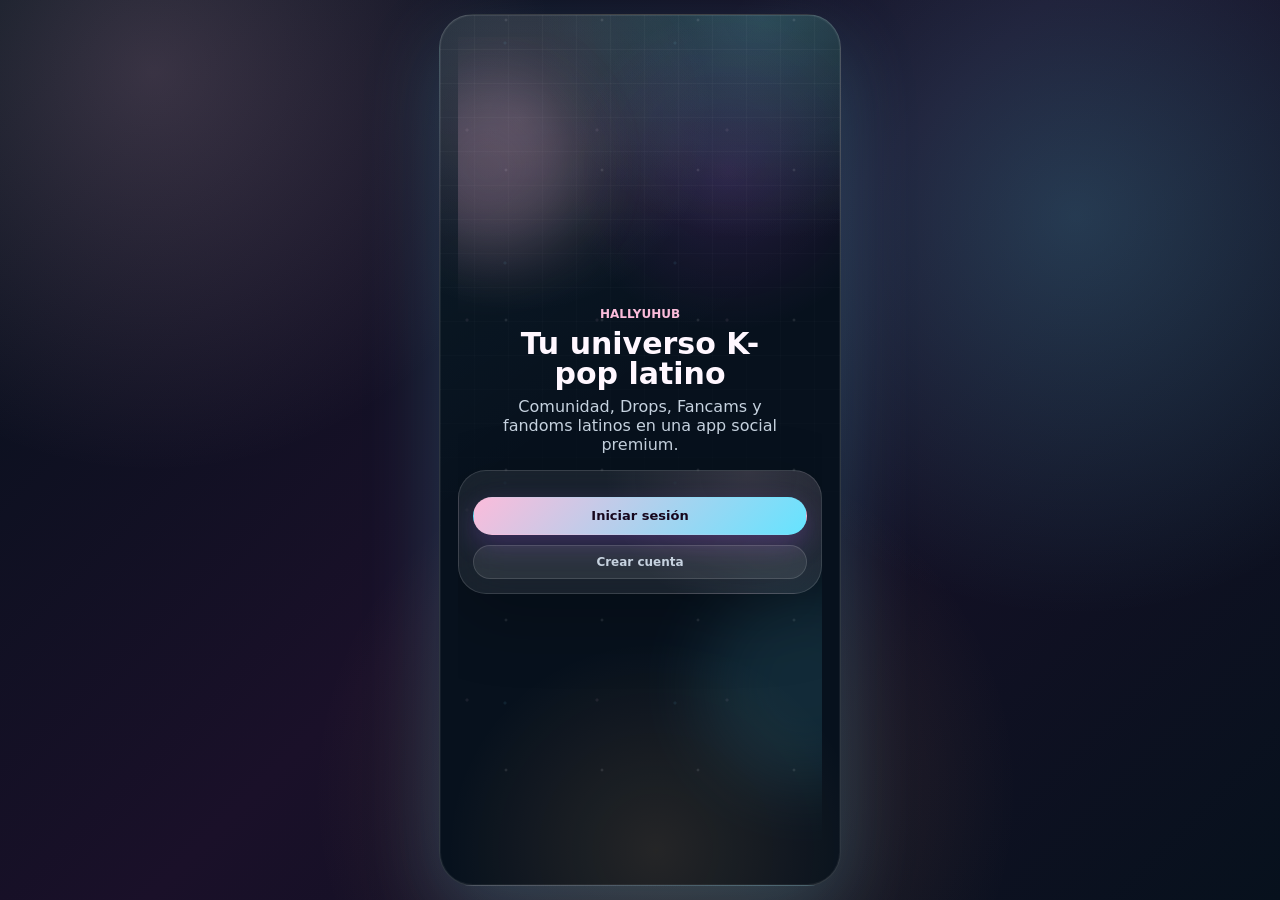
<file: index.html>
<!doctype html>
<html lang="es">
  <head>
    <meta charset="UTF-8" />
    <meta name="viewport" content="width=device-width, initial-scale=1, maximum-scale=1, viewport-fit=cover" />
    <title>HallyuHub</title>
    <link rel="stylesheet" href="./styles.css" />
  </head>
  <body>
    <main class="phone-shell" aria-label="Aplicacion HallyuHub">
      <section class="app-screen">
        <header class="topbar" id="topbar">
          <div class="topbar-brand">
            <span class="app-logo" aria-hidden="true"><span class="hallyu-mark"></span></span>
            <div class="topbar-copy">
              <p class="eyebrow">HallyuHub</p>
              <h1 id="screen-title">Tu universo K-pop latino</h1>
            </div>
          </div>
          <div class="topbar-actions">
            <button class="sound-toggle active" data-toggle-app-sound aria-label="Sonidos activados">♪</button>
            <button class="icon-button" data-go-view="notifications" aria-label="Notificaciones">
              <span class="premium-inbox-icon"></span>
              <span class="notification-dot"></span>
            </button>
          </div>
        </header>

        <section id="view" class="view" aria-live="polite"></section>

        <nav class="bottom-nav" aria-label="Navegacion principal">
          <button class="nav-item active" data-view="home" aria-label="Inicio">
            <span class="nav-icon home-icon"></span>
            <span>Inicio</span>
          </button>
          <button class="nav-item" data-view="search" aria-label="Buscar">
            <span class="nav-icon search-icon"></span>
            <span>Buscar</span>
          </button>
          <button class="nav-item" data-view="trends" aria-label="Drops">
            <span class="nav-icon play-icon"></span>
            <span>Drops</span>
          </button>
          <button class="nav-item" data-view="fancams" aria-label="Fancams">
            <span class="nav-icon fancam-icon"></span>
            <span>Fancams</span>
          </button>
          <button class="nav-item" data-view="profile" aria-label="Perfil">
            <span class="nav-icon user-icon"></span>
            <span>Perfil</span>
          </button>
        </nav>
      </section>
    </main>

    <script src="./supabase-config.js"></script>
    <script src="./app.js"></script>
  </body>
</html>
</file>
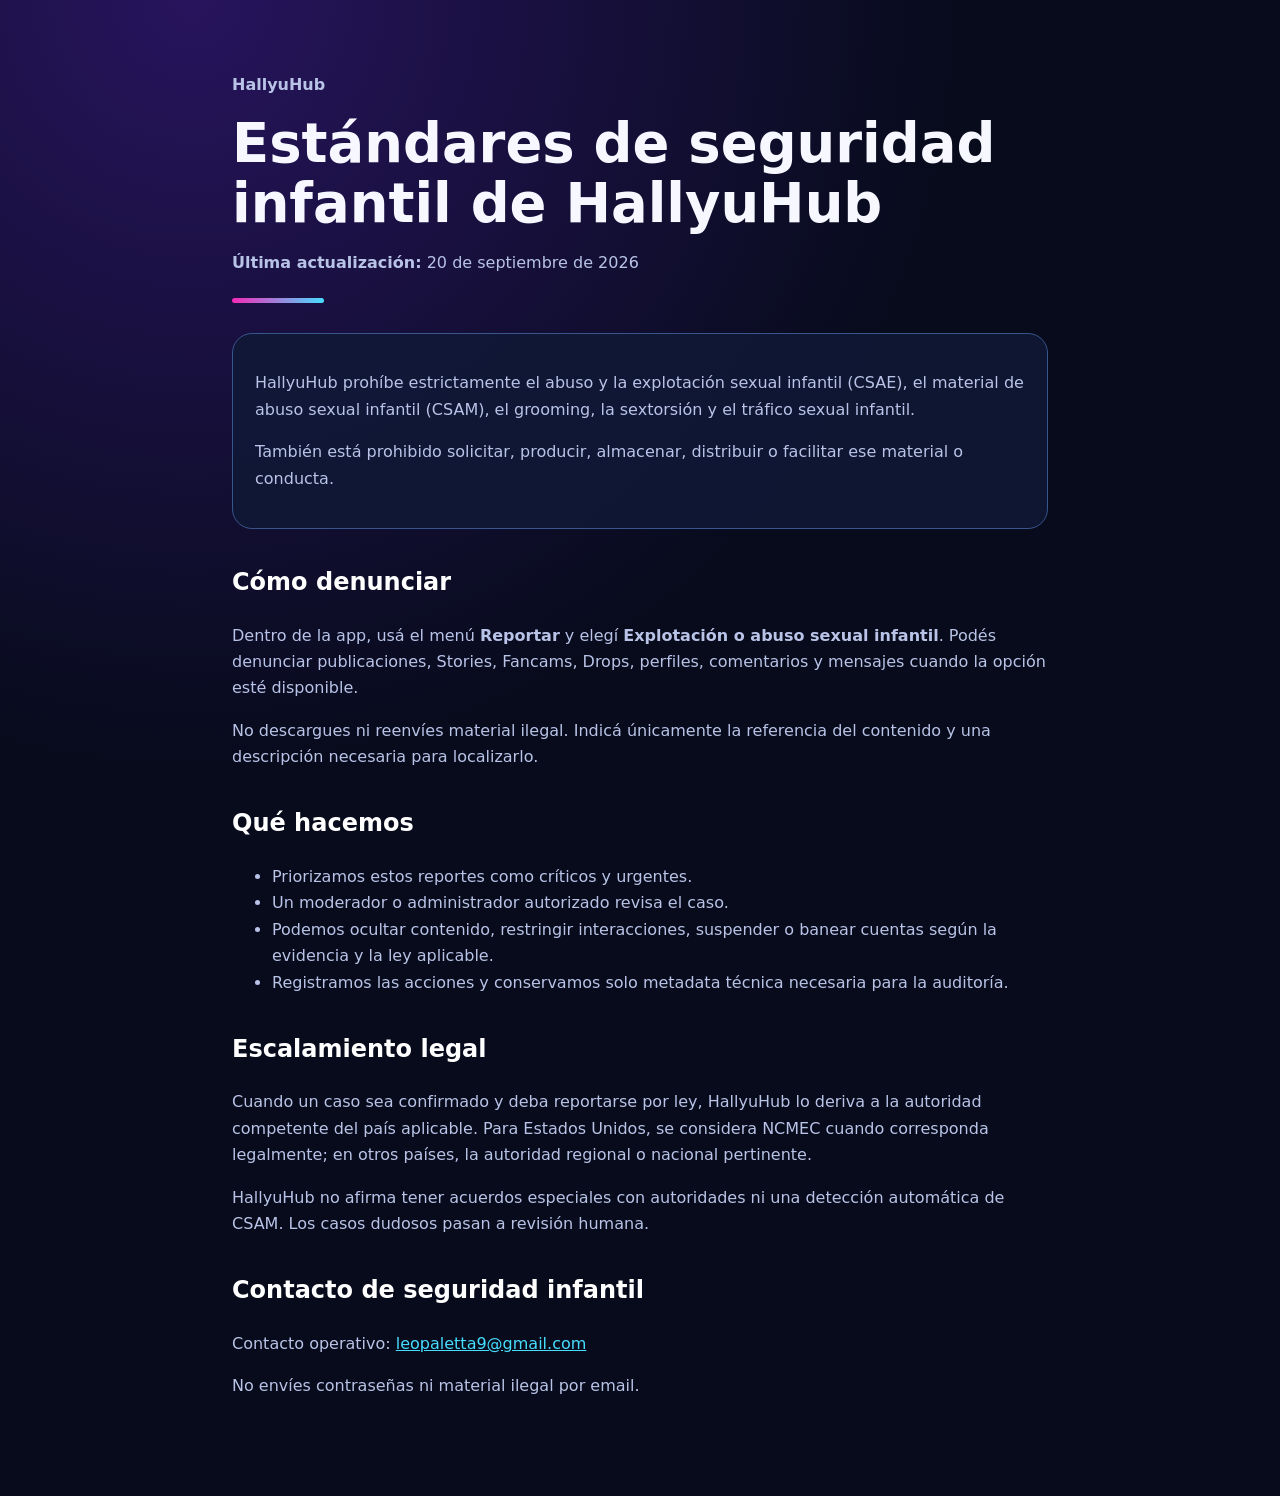
<file: mobile/web/child-safety/index.html>
<!doctype html>
<html lang="es">
<head>
  <meta charset="utf-8">
  <meta name="viewport" content="width=device-width, initial-scale=1">
  <meta name="description" content="Estándares de seguridad infantil de HallyuHub.">
  <meta name="robots" content="index,follow">
  <link rel="canonical" href="https://www.hallyuhub.net/child-safety">
  <title>Estándares de seguridad infantil | HallyuHub</title>
  <style>
    :root { color-scheme: dark; --bg:#070b1b; --panel:#101936; --text:#f7f8ff; --muted:#b8c3e7; --pink:#f529b8; --cyan:#47ddff; }
    * { box-sizing: border-box; }
    body { margin:0; background:radial-gradient(circle at 15% 0%, #27145d 0, var(--bg) 42%); color:var(--text); font:16px/1.65 system-ui,-apple-system,BlinkMacSystemFont,"Segoe UI",sans-serif; }
    main { max-width:860px; margin:0 auto; padding:56px 22px 80px; }
    h1 { font-size:clamp(2rem,5vw,3.4rem); line-height:1.1; margin:0 0 12px; }
    h2 { margin-top:34px; color:#fff; }
    p, li { color:var(--muted); }
    .accent { width:92px; height:5px; border-radius:99px; background:linear-gradient(90deg,var(--pink),var(--cyan)); margin:22px 0 30px; }
    .panel { background:color-mix(in srgb,var(--panel) 88%,transparent); border:1px solid #38558d; border-radius:20px; padding:20px 22px; }
    a { color:var(--cyan); }
    code { color:#ffd2f4; }
  </style>
</head>
<body>
<main>
  <p><strong>HallyuHub</strong></p>
  <h1>Estándares de seguridad infantil de HallyuHub</h1>
  <p><strong>Última actualización:</strong> 20 de septiembre de 2026</p>
  <div class="accent"></div>
  <div class="panel">
    <p>HallyuHub prohíbe estrictamente el abuso y la explotación sexual infantil (CSAE), el material de abuso sexual infantil (CSAM), el grooming, la sextorsión y el tráfico sexual infantil.</p>
    <p>También está prohibido solicitar, producir, almacenar, distribuir o facilitar ese material o conducta.</p>
  </div>
  <h2>Cómo denunciar</h2>
  <p>Dentro de la app, usá el menú <strong>Reportar</strong> y elegí <strong>Explotación o abuso sexual infantil</strong>. Podés denunciar publicaciones, Stories, Fancams, Drops, perfiles, comentarios y mensajes cuando la opción esté disponible.</p>
  <p>No descargues ni reenvíes material ilegal. Indicá únicamente la referencia del contenido y una descripción necesaria para localizarlo.</p>
  <h2>Qué hacemos</h2>
  <ul>
    <li>Priorizamos estos reportes como críticos y urgentes.</li>
    <li>Un moderador o administrador autorizado revisa el caso.</li>
    <li>Podemos ocultar contenido, restringir interacciones, suspender o banear cuentas según la evidencia y la ley aplicable.</li>
    <li>Registramos las acciones y conservamos solo metadata técnica necesaria para la auditoría.</li>
  </ul>
  <h2>Escalamiento legal</h2>
  <p>Cuando un caso sea confirmado y deba reportarse por ley, HallyuHub lo deriva a la autoridad competente del país aplicable. Para Estados Unidos, se considera NCMEC cuando corresponda legalmente; en otros países, la autoridad regional o nacional pertinente.</p>
  <p>HallyuHub no afirma tener acuerdos especiales con autoridades ni una detección automática de CSAM. Los casos dudosos pasan a revisión humana.</p>
  <h2>Contacto de seguridad infantil</h2>
  <p>Contacto operativo: <a href="mailto:leopaletta9@gmail.com">leopaletta9@gmail.com</a></p>
  <p>No envíes contraseñas ni material ilegal por email.</p>
</main>
</body>
</html>
</file>
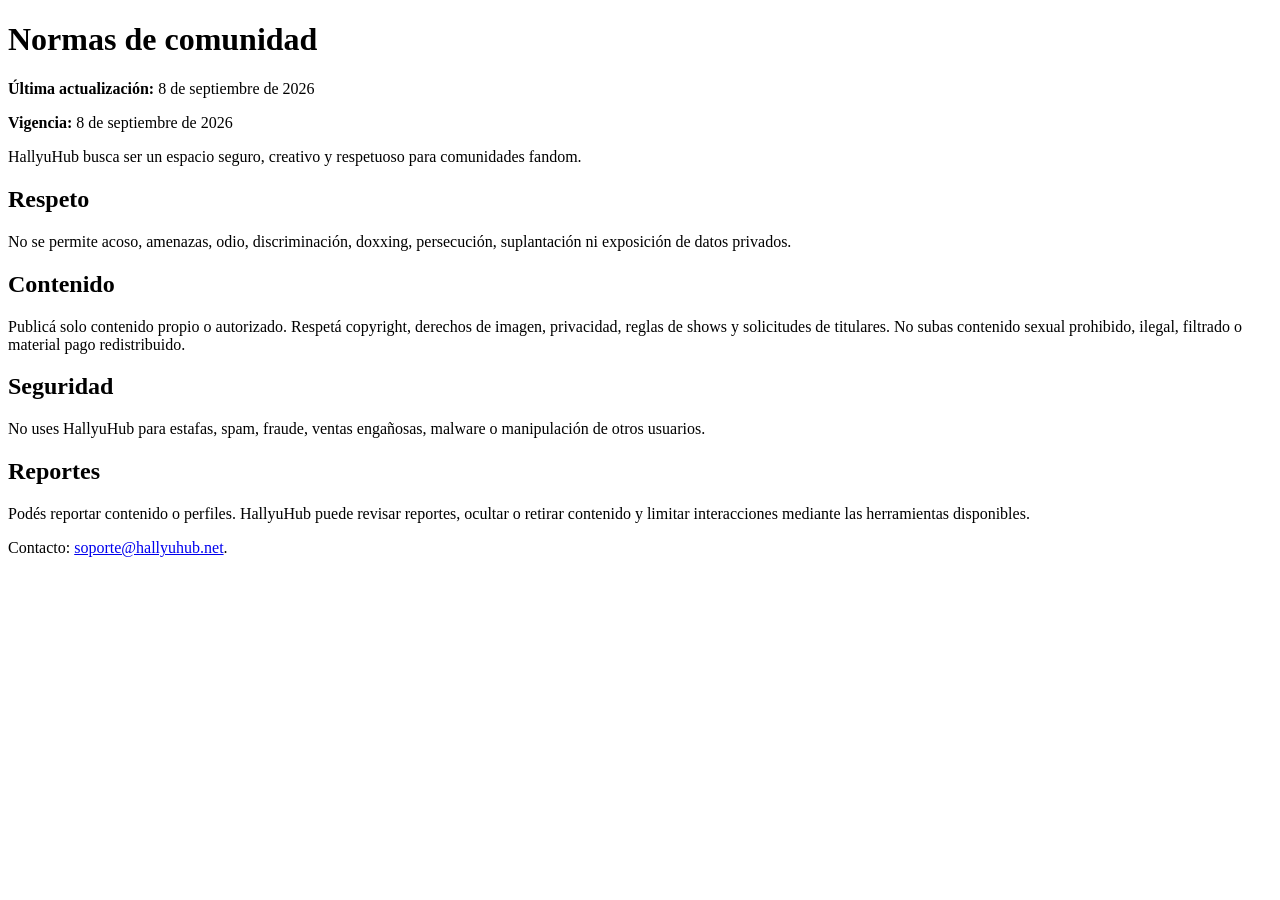
<file: mobile/web/community-guidelines/index.html>
<!doctype html>
<html lang="es">
<head><meta charset="utf-8"><meta name="viewport" content="width=device-width, initial-scale=1"><title>Normas de comunidad | HallyuHub</title></head>
<body><main>
<h1>Normas de comunidad</h1>
<p><strong>Última actualización:</strong> 8 de septiembre de 2026</p>
<p><strong>Vigencia:</strong> 8 de septiembre de 2026</p>
<p>HallyuHub busca ser un espacio seguro, creativo y respetuoso para comunidades fandom.</p>
<h2>Respeto</h2><p>No se permite acoso, amenazas, odio, discriminación, doxxing, persecución, suplantación ni exposición de datos privados.</p>
<h2>Contenido</h2><p>Publicá solo contenido propio o autorizado. Respetá copyright, derechos de imagen, privacidad, reglas de shows y solicitudes de titulares. No subas contenido sexual prohibido, ilegal, filtrado o material pago redistribuido.</p>
<h2>Seguridad</h2><p>No uses HallyuHub para estafas, spam, fraude, ventas engañosas, malware o manipulación de otros usuarios.</p>
<h2>Reportes</h2><p>Podés reportar contenido o perfiles. HallyuHub puede revisar reportes, ocultar o retirar contenido y limitar interacciones mediante las herramientas disponibles.</p>
<p>Contacto: <a href="mailto:soporte@hallyuhub.net">soporte@hallyuhub.net</a>.</p>
</main></body></html>
</file>
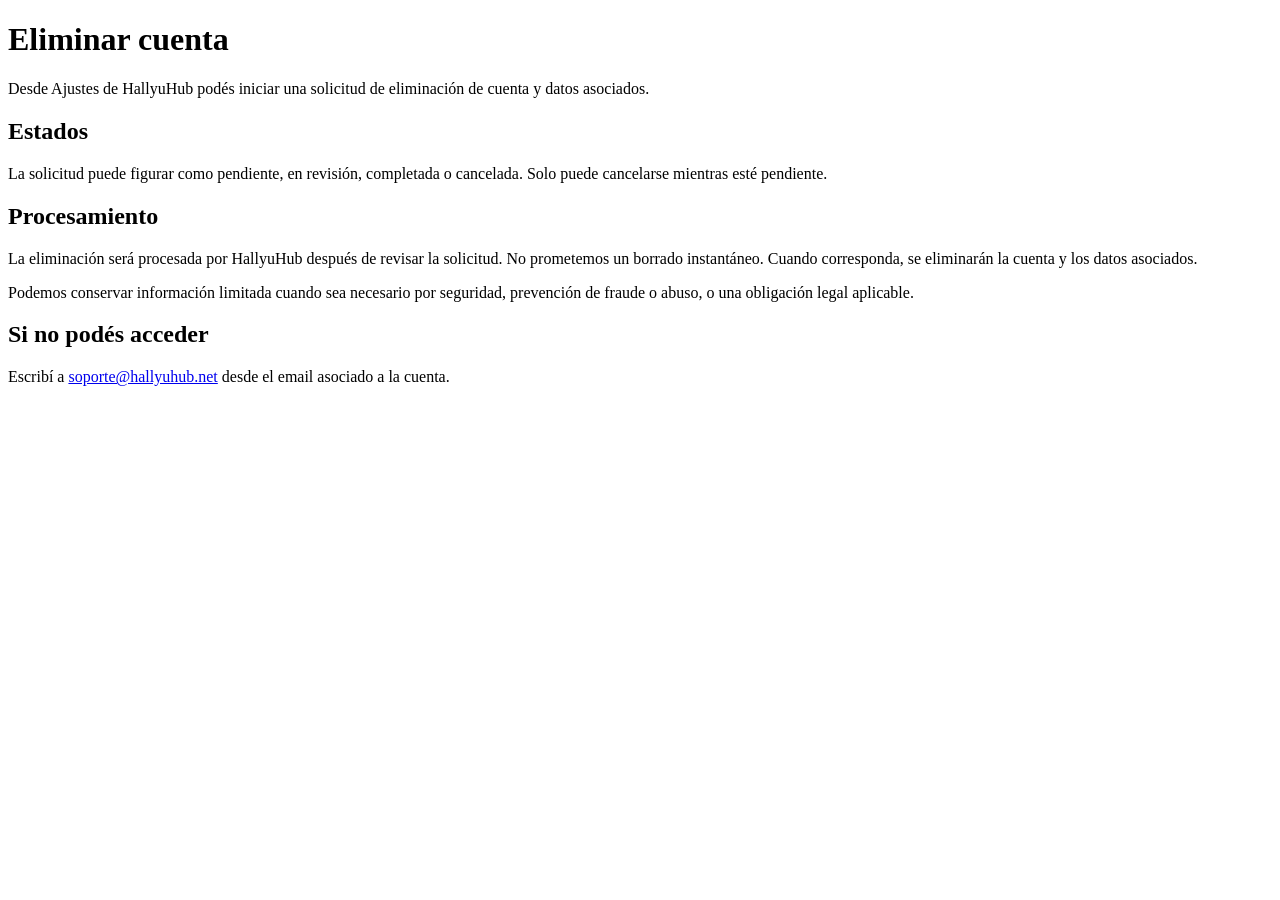
<file: mobile/web/delete-account/index.html>
<!doctype html>
<html lang="es">
<head><meta charset="utf-8"><meta name="viewport" content="width=device-width, initial-scale=1"><title>Eliminar cuenta | HallyuHub</title></head>
<body><main>
<h1>Eliminar cuenta</h1>
<p>Desde Ajustes de HallyuHub podés iniciar una solicitud de eliminación de cuenta y datos asociados.</p>
<h2>Estados</h2>
<p>La solicitud puede figurar como pendiente, en revisión, completada o cancelada. Solo puede cancelarse mientras esté pendiente.</p>
<h2>Procesamiento</h2>
<p>La eliminación será procesada por HallyuHub después de revisar la solicitud. No prometemos un borrado instantáneo. Cuando corresponda, se eliminarán la cuenta y los datos asociados.</p>
<p>Podemos conservar información limitada cuando sea necesario por seguridad, prevención de fraude o abuso, o una obligación legal aplicable.</p>
<h2>Si no podés acceder</h2>
<p>Escribí a <a href="mailto:soporte@hallyuhub.net">soporte@hallyuhub.net</a> desde el email asociado a la cuenta.</p>
</main></body></html>
</file>
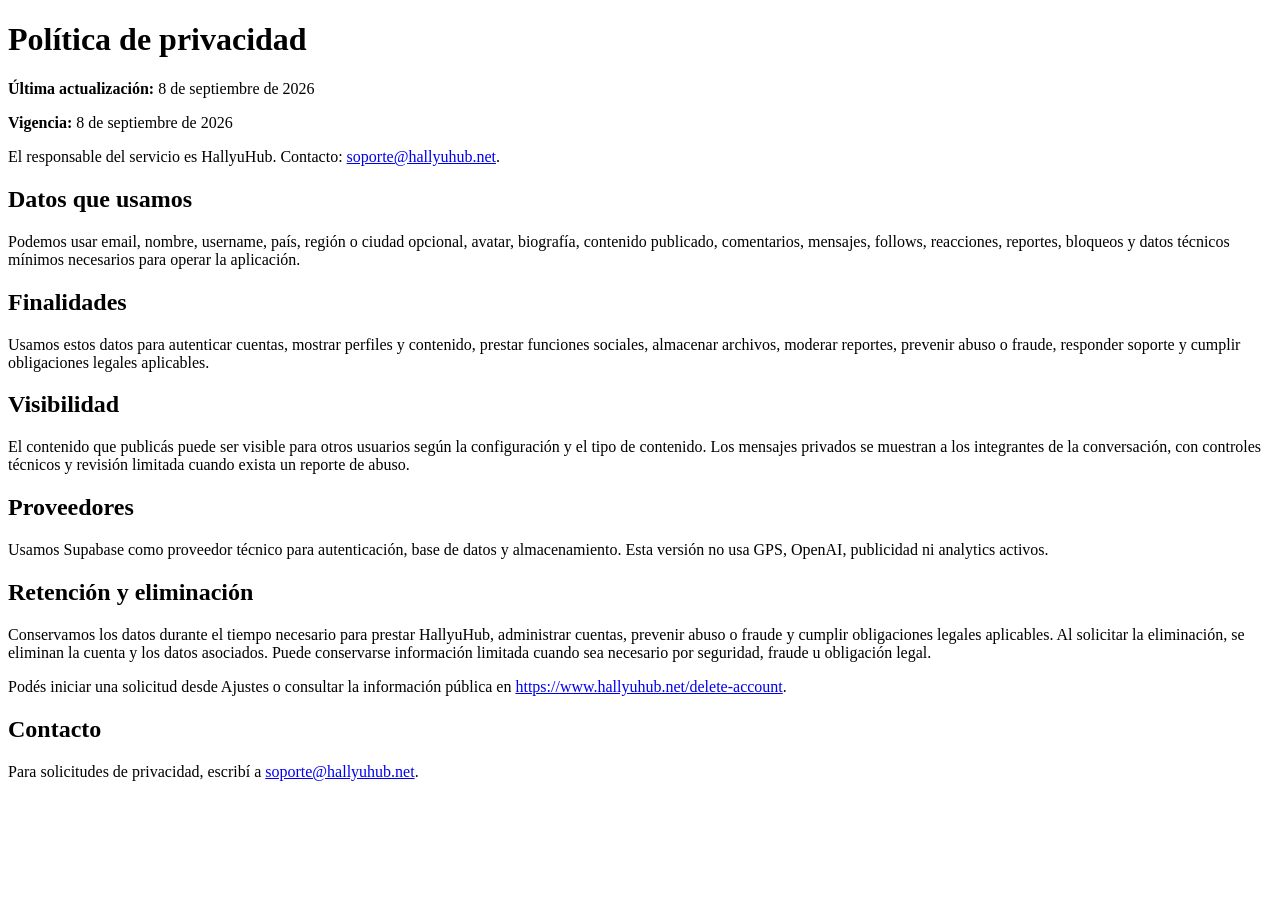
<file: mobile/web/privacy/index.html>
<!doctype html>
<html lang="es">
<head>
  <meta charset="utf-8">
  <meta name="viewport" content="width=device-width, initial-scale=1">
  <title>Política de privacidad | HallyuHub</title>
</head>
<body>
  <main>
    <h1>Política de privacidad</h1>
    <p><strong>Última actualización:</strong> 8 de septiembre de 2026</p>
    <p><strong>Vigencia:</strong> 8 de septiembre de 2026</p>
    <p>El responsable del servicio es HallyuHub. Contacto: <a href="mailto:soporte@hallyuhub.net">soporte@hallyuhub.net</a>.</p>
    <h2>Datos que usamos</h2>
    <p>Podemos usar email, nombre, username, país, región o ciudad opcional, avatar, biografía, contenido publicado, comentarios, mensajes, follows, reacciones, reportes, bloqueos y datos técnicos mínimos necesarios para operar la aplicación.</p>
    <h2>Finalidades</h2>
    <p>Usamos estos datos para autenticar cuentas, mostrar perfiles y contenido, prestar funciones sociales, almacenar archivos, moderar reportes, prevenir abuso o fraude, responder soporte y cumplir obligaciones legales aplicables.</p>
    <h2>Visibilidad</h2>
    <p>El contenido que publicás puede ser visible para otros usuarios según la configuración y el tipo de contenido. Los mensajes privados se muestran a los integrantes de la conversación, con controles técnicos y revisión limitada cuando exista un reporte de abuso.</p>
    <h2>Proveedores</h2>
    <p>Usamos Supabase como proveedor técnico para autenticación, base de datos y almacenamiento. Esta versión no usa GPS, OpenAI, publicidad ni analytics activos.</p>
    <h2>Retención y eliminación</h2>
    <p>Conservamos los datos durante el tiempo necesario para prestar HallyuHub, administrar cuentas, prevenir abuso o fraude y cumplir obligaciones legales aplicables. Al solicitar la eliminación, se eliminan la cuenta y los datos asociados. Puede conservarse información limitada cuando sea necesario por seguridad, fraude u obligación legal.</p>
    <p>Podés iniciar una solicitud desde Ajustes o consultar la información pública en <a href="https://www.hallyuhub.net/delete-account">https://www.hallyuhub.net/delete-account</a>.</p>
    <h2>Contacto</h2>
    <p>Para solicitudes de privacidad, escribí a <a href="mailto:soporte@hallyuhub.net">soporte@hallyuhub.net</a>.</p>
  </main>
</body>
</html>
</file>
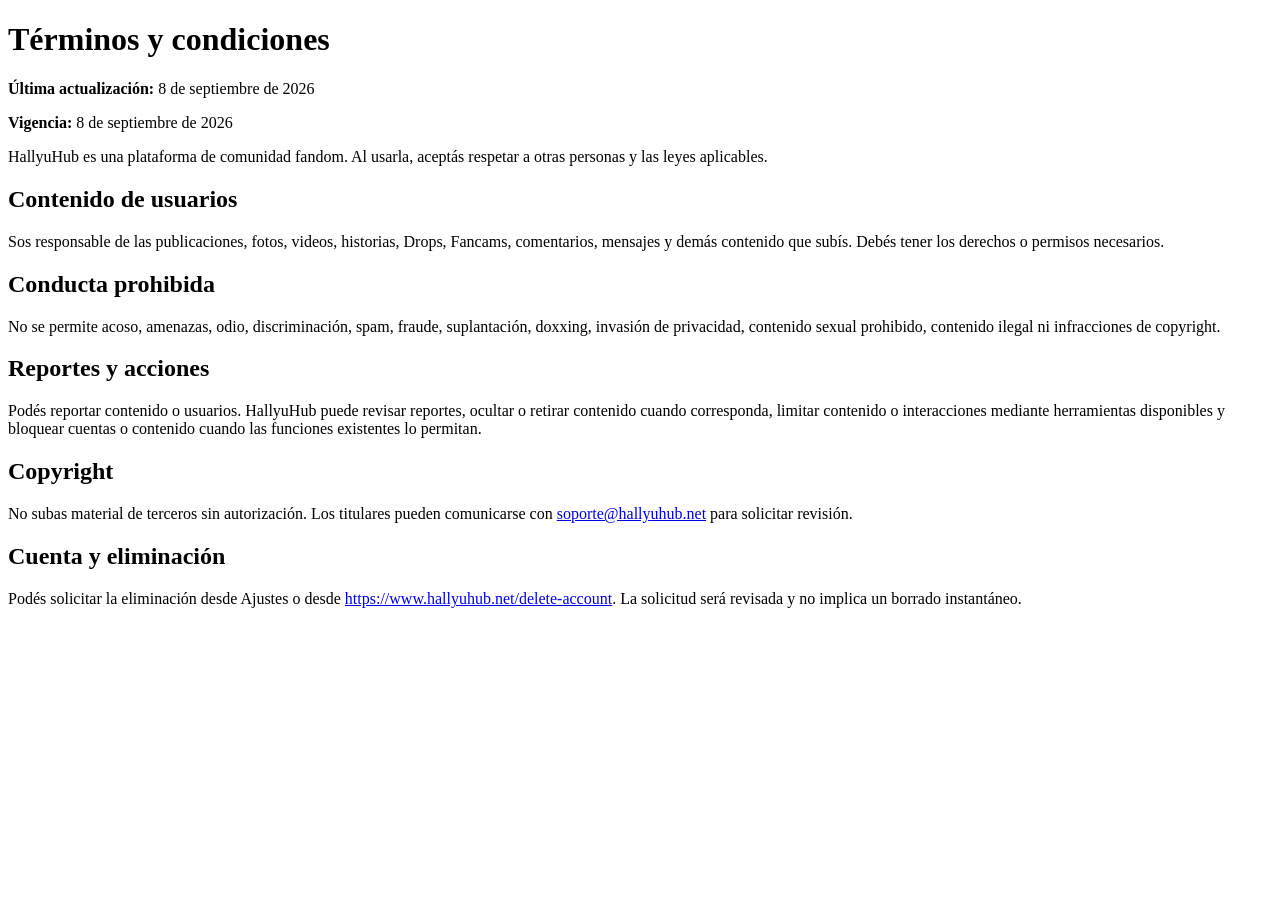
<file: mobile/web/terms/index.html>
<!doctype html>
<html lang="es">
<head><meta charset="utf-8"><meta name="viewport" content="width=device-width, initial-scale=1"><title>Términos | HallyuHub</title></head>
<body><main>
<h1>Términos y condiciones</h1>
<p><strong>Última actualización:</strong> 8 de septiembre de 2026</p>
<p><strong>Vigencia:</strong> 8 de septiembre de 2026</p>
<p>HallyuHub es una plataforma de comunidad fandom. Al usarla, aceptás respetar a otras personas y las leyes aplicables.</p>
<h2>Contenido de usuarios</h2>
<p>Sos responsable de las publicaciones, fotos, videos, historias, Drops, Fancams, comentarios, mensajes y demás contenido que subís. Debés tener los derechos o permisos necesarios.</p>
<h2>Conducta prohibida</h2>
<p>No se permite acoso, amenazas, odio, discriminación, spam, fraude, suplantación, doxxing, invasión de privacidad, contenido sexual prohibido, contenido ilegal ni infracciones de copyright.</p>
<h2>Reportes y acciones</h2>
<p>Podés reportar contenido o usuarios. HallyuHub puede revisar reportes, ocultar o retirar contenido cuando corresponda, limitar contenido o interacciones mediante herramientas disponibles y bloquear cuentas o contenido cuando las funciones existentes lo permitan.</p>
<h2>Copyright</h2>
<p>No subas material de terceros sin autorización. Los titulares pueden comunicarse con <a href="mailto:soporte@hallyuhub.net">soporte@hallyuhub.net</a> para solicitar revisión.</p>
<h2>Cuenta y eliminación</h2>
<p>Podés solicitar la eliminación desde Ajustes o desde <a href="https://www.hallyuhub.net/delete-account">https://www.hallyuhub.net/delete-account</a>. La solicitud será revisada y no implica un borrado instantáneo.</p>
</main></body></html>
</file>
<file: styles.css>
:root {
  color-scheme: dark;
  --bg: #07111d;
  --surface: rgba(18, 27, 43, 0.72);
  --surface-strong: rgba(24, 40, 64, 0.88);
  --line: rgba(255, 255, 255, 0.13);
  --line-hot: rgba(101, 228, 255, 0.55);
  --text: #fff7ff;
  --muted: #c6d2df;
  --pink: #fbbcdb;
  --violet: #65e4ff;
  --magenta: #d946ef;
  --cyan: #65e4ff;
  --mint: #77f4c7;
  --orange: #ffb86b;
  --shadow: 0 24px 80px rgba(101, 228, 255, 0.2);
  --ambient-soft: rgba(251, 188, 219, 0.16);
  --ambient-bright: rgba(101, 228, 255, 0.18);
  --ambient-deep: #07111d;
  --user-accent: #fbbcdb;
  font-family:
    Inter, ui-sans-serif, system-ui, -apple-system, BlinkMacSystemFont, "Segoe UI",
    sans-serif;
}

* {
  box-sizing: border-box;
}

body {
  min-height: 100vh;
  margin: 0;
  display: grid;
  place-items: center;
  background:
    radial-gradient(circle at 12% 8%, rgba(251, 188, 219, 0.2), transparent 25rem),
    radial-gradient(circle at 84% 24%, rgba(101, 228, 255, 0.2), transparent 25rem),
    radial-gradient(circle at 52% 88%, rgba(255, 184, 107, 0.16), transparent 22rem),
    linear-gradient(135deg, #04111b 0%, #1a1029 48%, #07111d 100%);
  color: var(--text);
}

body.story-open,
body.share-open {
  overflow: hidden;
}

button {
  color: inherit;
  font: inherit;
}

.phone-shell {
  width: min(100vw, 430px);
  min-height: 100vh;
  display: grid;
  place-items: center;
  padding: 14px;
}

body.story-open .phone-shell {
  width: 100vw;
  min-height: 100dvh;
  padding: 0;
  place-items: stretch;
}

body.story-open .bottom-nav,
body.story-open .topbar {
  display: none !important;
}

#global-story-viewer {
  position: fixed;
  inset: 0;
  width: 100vw;
  height: 100dvh;
  z-index: 99999;
  background: #000;
  border-radius: 0;
  margin: 0;
  padding: 0;
  overflow: hidden;
  user-select: none;
  -webkit-user-select: none;
  -webkit-touch-callout: none;
  touch-action: manipulation;
  -webkit-tap-highlight-color: transparent;
}

body.share-open .app-screen {
  overflow: visible;
}

.app-screen {
  position: relative;
  width: 100%;
  height: min(900px, calc(100vh - 28px));
  min-height: 760px;
  overflow: hidden;
  border: 1px solid rgba(255, 255, 255, 0.16);
  border-radius: 34px;
  background:
    linear-gradient(180deg, rgba(255, 255, 255, 0.08), transparent 26%),
    radial-gradient(circle at 72% 18%, rgba(217, 70, 239, 0.14), transparent 10rem),
    radial-gradient(circle at 20% 12%, var(--ambient-soft), transparent 12rem),
    radial-gradient(circle at 80% 0%, var(--ambient-bright), transparent 14rem),
    radial-gradient(circle at 54% 96%, rgba(255, 184, 107, 0.12), transparent 13rem),
    linear-gradient(145deg, rgba(101, 228, 255, 0.055), transparent 44%),
    var(--ambient-deep);
  box-shadow: var(--shadow), inset 0 0 0 1px rgba(255, 255, 255, 0.05);
}

.app-screen.story-mode {
  position: fixed;
  inset: 0;
  top: 0;
  left: 0;
  width: 100vw;
  height: 100dvh;
  min-height: 0;
  border: 0;
  border-radius: 0;
  z-index: 1000;
  overflow: visible;
  box-shadow: none;
  background: #000;
}

.app-screen.story-mode .view {
  height: 100dvh;
  padding: 0;
  overflow: visible;
}

.app-screen[data-ambience="skz"] {
  --pink: #ff6680;
  --violet: #ff2d55;
  --magenta: #ff375f;
  --cyan: #ffd166;
  --mint: #ff9f1c;
  --orange: #ffb703;
  --muted: #d8c6cc;
  --surface: rgba(35, 13, 21, 0.74);
  --ambient-soft: rgba(255, 45, 85, 0.2);
  --ambient-bright: rgba(255, 209, 102, 0.16);
  --ambient-deep: #10070b;
  --shadow: 0 24px 80px rgba(255, 45, 85, 0.24);
}

.app-screen[data-ambience="bts"] {
  --pink: #d9b4ff;
  --violet: #8b5cf6;
  --magenta: #c084fc;
  --cyan: #a7f3ff;
  --mint: #c4b5fd;
  --orange: #f0abfc;
  --muted: #d7c9ec;
  --surface: rgba(35, 20, 58, 0.74);
  --ambient-soft: rgba(217, 180, 255, 0.22);
  --ambient-bright: rgba(139, 92, 246, 0.2);
  --ambient-deep: #0d0718;
  --shadow: 0 24px 80px rgba(139, 92, 246, 0.26);
}

.app-screen[data-ambience="bp"] {
  --pink: #ff8ac8;
  --violet: #ff3ea5;
  --magenta: #ff4fb8;
  --cyan: #ffe4f3;
  --mint: #ffb3d9;
  --orange: #f8c8dc;
  --muted: #f0c6dc;
  --surface: rgba(37, 9, 24, 0.76);
  --ambient-soft: rgba(255, 62, 165, 0.2);
  --ambient-bright: rgba(255, 138, 200, 0.18);
  --ambient-deep: #09060a;
  --shadow: 0 24px 80px rgba(255, 62, 165, 0.24);
}

.app-screen[data-ambience="nj"] {
  --pink: #b7f7ff;
  --violet: #77f4c7;
  --magenta: #ffd166;
  --cyan: #65e4ff;
  --mint: #95f0d0;
  --orange: #ffdf8a;
  --muted: #c7e7ed;
  --surface: rgba(10, 37, 47, 0.72);
  --ambient-soft: rgba(119, 244, 199, 0.2);
  --ambient-bright: rgba(101, 228, 255, 0.2);
  --ambient-deep: #06131a;
  --shadow: 0 24px 80px rgba(119, 244, 199, 0.2);
}

.app-screen[data-ambience="svt"] {
  --pink: #f7cadf;
  --violet: #9ad7ff;
  --magenta: #f6a6d1;
  --cyan: #a7d8ff;
  --mint: #bde0fe;
  --orange: #ffd6a5;
  --muted: #d9d6ea;
  --surface: rgba(24, 29, 54, 0.72);
  --ambient-soft: rgba(247, 202, 223, 0.22);
  --ambient-bright: rgba(154, 215, 255, 0.22);
  --ambient-deep: #07101f;
  --shadow: 0 24px 80px rgba(154, 215, 255, 0.22);
}

.app-screen::before {
  content: "";
  position: absolute;
  inset: 0;
  pointer-events: none;
  background-image:
    linear-gradient(rgba(255, 255, 255, 0.035) 1px, transparent 1px),
    linear-gradient(90deg, rgba(255, 255, 255, 0.03) 1px, transparent 1px);
  background-size: 34px 34px;
  mask-image: linear-gradient(to bottom, black 0%, transparent 70%);
}

.app-screen::after {
  content: "";
  position: absolute;
  inset: 0;
  pointer-events: none;
  background-image:
    radial-gradient(circle, rgba(255, 255, 255, 0.28) 0 1px, transparent 1.8px),
    radial-gradient(circle, rgba(251, 188, 219, 0.22) 0 1px, transparent 2px),
    radial-gradient(circle, rgba(101, 228, 255, 0.22) 0 1px, transparent 2px);
  background-position:
    18px 80px,
    92px 210px,
    320px 138px;
  background-size:
    96px 150px,
    130px 190px,
    170px 220px;
  opacity: 0.36;
  mix-blend-mode: screen;
  animation: ambientParticles 18s linear infinite;
}

@keyframes ambientParticles {
  from {
    transform: translateY(0);
  }
  to {
    transform: translateY(-34px);
  }
}

.app-screen.light-mode {
  --text: #1d1024;
  --muted: #68596f;
  --surface: rgba(255, 255, 255, 0.72);
  --line: rgba(20, 10, 30, 0.13);
  --ambient-deep: #fff7fb;
}

.hidden {
  display: none !important;
}

.hidden-file-input {
  display: none !important;
}

.video-editor-overlay {
  position: fixed;
  inset: 0;
  width: 100vw;
  height: 100dvh;
  z-index: 160;
  background:
    radial-gradient(circle at 20% 0%, rgba(251, 188, 219, 0.18), transparent 15rem),
    radial-gradient(circle at 80% 16%, rgba(101, 228, 255, 0.16), transparent 14rem),
    rgba(3, 2, 10, 0.94);
  backdrop-filter: blur(18px);
  display: grid;
  place-items: stretch;
}

.video-editor-shell {
  height: 100dvh;
  min-height: 0;
  display: grid;
  grid-template-rows: auto 1fr;
  color: white;
}

.video-editor-topbar {
  min-height: 62px;
  display: grid;
  grid-template-columns: auto 1fr auto;
  align-items: center;
  gap: 10px;
  padding: max(12px, env(safe-area-inset-top)) 14px 10px;
  border-bottom: 1px solid rgba(255, 255, 255, 0.08);
  background: rgba(10, 4, 20, 0.72);
  backdrop-filter: blur(20px);
}

.video-editor-topbar div {
  min-width: 0;
  display: grid;
  gap: 2px;
  text-align: center;
}

.video-editor-topbar strong {
  font-size: 15px;
  letter-spacing: 0;
}

.video-editor-topbar span {
  color: rgba(255, 255, 255, 0.6);
  font-size: 10px;
  font-weight: 800;
}

.video-editor-topbar button,
.video-cover-button {
  border: 1px solid rgba(255, 255, 255, 0.12);
  border-radius: 999px;
  background: rgba(255, 255, 255, 0.075);
  color: white;
  padding: 9px 12px;
  font-size: 11px;
  font-weight: 950;
}

.video-editor-publish {
  border-color: transparent !important;
  background: linear-gradient(135deg, var(--pink), var(--cyan)) !important;
  color: #140619 !important;
  box-shadow: 0 16px 30px rgba(251, 188, 219, 0.18);
}

.video-editor-body {
  min-height: 0;
  overflow-y: auto;
  overscroll-behavior: contain;
  padding: 12px 12px max(18px, env(safe-area-inset-bottom));
  display: grid;
  gap: 12px;
}

.video-editor-preview-card {
  position: relative;
  min-height: min(64vh, 620px);
  aspect-ratio: 9 / 16;
  justify-self: center;
  width: min(100%, 360px);
  overflow: hidden;
  border-radius: 28px;
  border: 1px solid rgba(255, 255, 255, 0.13);
  background:
    linear-gradient(160deg, rgba(251, 188, 219, 0.2), rgba(101, 228, 255, 0.12)),
    #090513;
  box-shadow: 0 30px 90px rgba(0, 0, 0, 0.5), inset 0 1px 0 rgba(255, 255, 255, 0.16);
}

.video-editor-preview-card::after {
  content: "";
  position: absolute;
  inset: 0;
  pointer-events: none;
  background: linear-gradient(180deg, rgba(255, 255, 255, 0.04), transparent 48%, rgba(0, 0, 0, 0.2));
}

.video-upload-stage {
  width: 100%;
  height: 100%;
  min-height: inherit;
  border: 0;
  background: transparent;
  color: white;
  display: grid;
  place-items: center;
  align-content: center;
  gap: 9px;
  text-align: center;
}

.video-upload-plus {
  width: 58px;
  height: 58px;
  display: grid;
  place-items: center;
  border-radius: 50%;
  background: rgba(255, 255, 255, 0.13);
  box-shadow: 0 0 28px rgba(251, 188, 219, 0.22);
  font-size: 36px;
  font-weight: 650;
}

.video-upload-stage small {
  color: rgba(255, 255, 255, 0.62);
  font-size: 11px;
  font-weight: 800;
}

.video-loading-state .video-upload-plus {
  font-size: 18px;
  animation: softPulse 1s ease-in-out infinite;
}

.video-upload-error {
  position: absolute;
  left: 14px;
  right: 14px;
  bottom: 66px;
  z-index: 3;
  margin: 0;
  border-radius: 14px;
  background: rgba(255, 45, 85, 0.18);
  color: rgba(255, 255, 255, 0.92);
  padding: 8px 10px;
  font-size: 11px;
  font-weight: 850;
  text-align: center;
  backdrop-filter: blur(12px);
}

.video-editor-preview {
  width: 100%;
  height: 100%;
  display: block;
  object-fit: cover;
  background: black;
}

.video-editor-overlay-text {
  position: absolute;
  left: 24px;
  right: 24px;
  bottom: 22%;
  z-index: 2;
  border-radius: 16px;
  background: rgba(0, 0, 0, 0.28);
  padding: 8px 10px;
  color: white;
  font-weight: 950;
  text-align: center;
  text-shadow: 0 2px 12px rgba(0, 0, 0, 0.55);
  backdrop-filter: blur(10px);
}

.video-editor-sticker {
  position: absolute;
  top: 18%;
  right: 18%;
  z-index: 2;
  font-size: 38px;
  filter: drop-shadow(0 0 16px rgba(251, 188, 219, 0.52));
}

.video-editor-media-actions {
  position: absolute;
  left: 12px;
  right: 12px;
  bottom: 12px;
  z-index: 3;
  display: flex;
  justify-content: center;
  gap: 8px;
}

.video-editor-media-actions button {
  border: 1px solid rgba(255, 255, 255, 0.16);
  border-radius: 999px;
  background: rgba(12, 6, 24, 0.62);
  color: white;
  padding: 8px 11px;
  font-size: 11px;
  font-weight: 950;
  backdrop-filter: blur(14px);
}

.video-editor-tools {
  display: grid;
  gap: 12px;
}

.video-editor-chip-row,
.video-editor-filter-row,
.video-editor-sticker-row {
  display: flex;
  gap: 8px;
  overflow-x: auto;
  scrollbar-width: none;
}

.video-editor-chip-row button,
.video-editor-filter-row button,
.video-editor-sticker-row button {
  flex: 0 0 auto;
  border: 1px solid rgba(255, 255, 255, 0.11);
  border-radius: 999px;
  background: rgba(255, 255, 255, 0.07);
  color: rgba(255, 255, 255, 0.78);
  padding: 9px 12px;
  font-size: 11px;
  font-weight: 950;
  backdrop-filter: blur(14px);
}

.video-editor-chip-row button.active,
.video-editor-filter-row button.active,
.video-editor-sticker-row button.active {
  color: #16071d;
  border-color: transparent;
  background: linear-gradient(135deg, var(--pink), var(--cyan));
}

.video-editor-trim,
.video-editor-fields,
.video-editor-section {
  border: 1px solid rgba(255, 255, 255, 0.09);
  border-radius: 22px;
  background: rgba(255, 255, 255, 0.055);
  padding: 12px;
  backdrop-filter: blur(16px);
}

.video-editor-trim {
  display: grid;
  gap: 10px;
}

.video-editor-trim p {
  margin: 0;
  color: rgba(255, 255, 255, 0.62);
  font-size: 11px;
  font-weight: 750;
}

.visual-trim {
  width: min(100%, 520px);
  justify-self: center;
}

.visual-trim.warning {
  border-color: rgba(255, 183, 3, 0.24);
  background: linear-gradient(180deg, rgba(255, 183, 3, 0.08), rgba(255, 255, 255, 0.045));
}

.trim-head,
.trim-time-row {
  display: flex;
  align-items: center;
  justify-content: space-between;
  gap: 8px;
}

.trim-head strong,
.trim-head small {
  display: block;
}

.trim-head strong {
  color: white;
  font-size: 13px;
}

.trim-head small,
.trim-time-row {
  color: rgba(255, 255, 255, 0.64);
  font-size: 10.5px;
  font-weight: 850;
}

.trim-head button {
  border: 0;
  border-radius: 999px;
  background: linear-gradient(135deg, rgba(251, 188, 219, 0.9), rgba(101, 228, 255, 0.78));
  color: #16071d;
  padding: 7px 10px;
  font-size: 10.5px;
  font-weight: 1000;
}

.trim-timeline {
  position: relative;
  height: 52px;
  border-radius: 18px;
  background:
    linear-gradient(90deg, rgba(255, 255, 255, 0.055), rgba(255, 255, 255, 0.12), rgba(255, 255, 255, 0.055)),
    rgba(0, 0, 0, 0.24);
  overflow: hidden;
  touch-action: none;
  box-shadow: inset 0 0 0 1px rgba(255, 255, 255, 0.09);
}

.trim-ticks {
  position: absolute;
  inset: 7px 9px;
  display: grid;
  grid-template-columns: repeat(12, 1fr);
  gap: 4px;
  pointer-events: none;
}

.trim-ticks span {
  border-radius: 8px;
  background:
    linear-gradient(180deg, rgba(251, 188, 219, 0.22), rgba(101, 228, 255, 0.08)),
    rgba(255, 255, 255, 0.08);
}

.trim-selection {
  position: absolute;
  top: 4px;
  bottom: 4px;
  min-width: 34px;
  border: 2px solid rgba(251, 188, 219, 0.94);
  border-radius: 16px;
  background: linear-gradient(90deg, rgba(251, 188, 219, 0.2), rgba(101, 228, 255, 0.18));
  box-shadow: 0 0 22px rgba(251, 188, 219, 0.22), inset 0 0 0 1px rgba(255, 255, 255, 0.18);
  cursor: grab;
  touch-action: none;
}

.trim-selection:active {
  cursor: grabbing;
}

.trim-handle {
  position: absolute;
  top: 50%;
  width: 24px;
  height: 44px;
  transform: translateY(-50%);
  border: 0;
  border-radius: 12px;
  background:
    linear-gradient(180deg, white, rgba(251, 188, 219, 0.86));
  box-shadow: 0 8px 24px rgba(0, 0, 0, 0.28), 0 0 18px rgba(251, 188, 219, 0.36);
  touch-action: none;
}

.trim-handle::before {
  content: "";
  position: absolute;
  inset: 12px 9px;
  border-left: 2px solid rgba(20, 6, 30, 0.42);
  border-right: 2px solid rgba(20, 6, 30, 0.42);
}

.trim-handle.start {
  left: -12px;
}

.trim-handle.end {
  right: -12px;
}

.trim-time-row strong {
  color: white;
  font-size: 11px;
}

.video-editor-fields,
.video-editor-section {
  display: grid;
  gap: 10px;
}

.video-editor-fields label,
.video-editor-trim label {
  display: grid;
  gap: 5px;
  color: rgba(255, 255, 255, 0.68);
  font-size: 10px;
  font-weight: 950;
  text-transform: uppercase;
}

.video-editor-fields input,
.video-editor-fields textarea,
.video-editor-trim input {
  width: 100%;
  border: 1px solid rgba(255, 255, 255, 0.1);
  border-radius: 15px;
  background: rgba(0, 0, 0, 0.18);
  color: white;
  padding: 10px;
  font: inherit;
  font-size: 13px;
  outline: none;
}

.video-editor-fields textarea {
  min-height: 74px;
  resize: vertical;
}

.video-editor-grid-fields {
  display: grid;
  grid-template-columns: 1fr;
  gap: 8px;
}

.video-editor-toggle-row {
  display: grid;
  gap: 8px;
}

.video-editor-toggle-row label {
  display: flex;
  align-items: center;
  gap: 8px;
  text-transform: none;
  font-size: 12px;
  color: rgba(255, 255, 255, 0.78);
}

.video-cover-button {
  justify-self: start;
}

.video-cover-preview {
  width: 96px;
  height: 128px;
  object-fit: cover;
  border-radius: 16px;
  border: 1px solid rgba(255, 255, 255, 0.12);
}

@media (min-width: 760px) {
  .video-editor-body {
    grid-template-columns: minmax(280px, 360px) 1fr;
    align-items: start;
  }

  .video-editor-preview-card {
    position: sticky;
    top: 12px;
    grid-row: 1 / span 2;
  }

  .visual-trim,
  .video-editor-tools {
    grid-column: 2;
  }
}

@media (max-width: 759px) {
  .video-editor-topbar {
    min-height: 58px;
    padding-inline: 10px;
  }

  .video-editor-body {
    grid-template-columns: 1fr;
    align-content: start;
  }

  .video-editor-preview-card {
    width: min(100%, 340px);
    min-height: auto;
    max-height: 54dvh;
    box-shadow: 0 18px 50px rgba(0, 0, 0, 0.38);
  }

  .video-editor-tools {
    width: 100%;
    min-width: 0;
  }

  .video-editor-fields textarea {
    min-height: 86px;
  }
}

@media (max-width: 520px) {
  .comments-open-mode .comments-panel {
    padding-bottom: max(92px, calc(78px + env(safe-area-inset-bottom) + env(keyboard-inset-height, 0px)));
  }

  .comments-open-mode .comment-composer {
    position: fixed;
    left: 50%;
    bottom: max(92px, calc(82px + env(safe-area-inset-bottom) + env(keyboard-inset-height, 0px)));
    width: min(392px, calc(100vw - 28px));
    transform: translateX(-50%);
    z-index: 90;
    box-shadow: 0 14px 34px rgba(0, 0, 0, 0.34);
  }

  .premium-drop-card::after,
  .effect-neon-rush::after,
  .effect-lightstick-glow::after,
  .effect-kpop-stage::after,
  .effect-concert-lights::after {
    opacity: 0.72;
  }

  .trend-actions button,
  .post-share-sheet,
  .comment-composer,
  .story-composer-sheet,
  .video-comments-sheet {
    backdrop-filter: blur(12px);
  }

  .trend-card,
  .fancam-card {
    box-shadow: none;
  }
}

.topbar {
  position: relative;
  z-index: 2;
  display: flex;
  align-items: center;
  justify-content: space-between;
  gap: 16px;
  padding: 28px 22px 12px;
}

.topbar-brand {
  display: flex;
  align-items: center;
  gap: 10px;
  min-width: 0;
}

.topbar-copy {
  min-width: 0;
}

.app-logo {
  display: none;
}

.home-mode .topbar {
  min-height: 60px;
  justify-content: flex-start;
  margin: 10px 0 4px;
  padding: 10px 100px 8px 22px;
  border: 0;
  border-radius: 0;
  background: linear-gradient(180deg, rgba(8, 3, 17, 0.72), rgba(8, 3, 17, 0));
  backdrop-filter: blur(14px);
  box-shadow: none;
}

.home-mode .topbar-brand {
  justify-content: flex-start;
  text-align: left;
  gap: 10px;
}

.home-mode .app-logo {
  position: relative;
  width: 37px;
  height: 37px;
  display: block;
  border-radius: 15px;
  background:
    radial-gradient(circle at 30% 22%, rgba(255, 255, 255, 0.72) 0 2px, transparent 3px),
    linear-gradient(145deg, rgba(251, 188, 219, 0.95), rgba(101, 228, 255, 0.82) 48%, rgba(168, 85, 247, 0.86));
  box-shadow:
    inset 0 1px 0 rgba(255, 255, 255, 0.36),
    0 0 18px rgba(251, 188, 219, 0.34),
    0 10px 22px rgba(101, 228, 255, 0.14);
}

.hallyu-mark,
.hallyu-mark::before,
.hallyu-mark::after {
  position: absolute;
  display: block;
  border-radius: 999px;
  background: linear-gradient(180deg, #fff7fb, #fbbcdb 46%, #65e4ff);
  box-shadow: 0 0 12px rgba(101, 228, 255, 0.24);
}

.hallyu-mark {
  left: 8px;
  top: 17px;
  width: 21px;
  height: 4px;
}

.hallyu-mark::before,
.hallyu-mark::after {
  content: "";
  top: -12px;
  width: 4px;
  height: 27px;
}

.hallyu-mark::before {
  left: 0;
  transform: skewX(-4deg);
}

.hallyu-mark::after {
  right: 0;
  transform: skewX(4deg);
}

.home-mode .app-logo::after {
  content: "";
  position: absolute;
  left: 16px;
  top: 6px;
  width: 4px;
  height: 25px;
  border-radius: 999px;
  background: linear-gradient(180deg, rgba(255, 255, 255, 0.78), #a855f7 55%, #65e4ff);
  box-shadow: 0 0 12px rgba(168, 85, 247, 0.42);
}

.home-mode .eyebrow {
  margin-bottom: 2px;
  color: white;
  font-size: 19px;
  text-transform: none;
  text-shadow: 0 0 18px rgba(251, 188, 219, 0.34);
}

.home-mode h1 {
  color: rgba(255, 255, 255, 0.68);
  font-size: 11px;
  font-weight: 800;
}

.topbar-actions {
  display: flex;
  align-items: center;
  gap: 8px;
}

.sound-toggle {
  width: 34px;
  height: 34px;
  border: 1px solid rgba(255, 255, 255, 0.12);
  border-radius: 14px;
  background: rgba(255, 255, 255, 0.07);
  color: rgba(255, 255, 255, 0.72);
  font-size: 14px;
  font-weight: 1000;
  backdrop-filter: blur(16px);
}

.sound-toggle.active {
  border-color: rgba(101, 228, 255, 0.22);
  background: linear-gradient(135deg, rgba(251, 188, 219, 0.18), rgba(101, 228, 255, 0.14));
  color: white;
  box-shadow: 0 0 18px rgba(101, 228, 255, 0.14);
}

.home-mode .topbar-actions {
  position: absolute;
  top: 9px;
  right: 18px;
}

.home-mode .view {
  height: calc(100% - 160px);
  scroll-behavior: smooth;
}

.auth-mode .view {
  height: 100%;
  padding: 22px 18px;
}

.eyebrow {
  margin: 0 0 6px;
  color: var(--pink);
  font-size: 12px;
  font-weight: 800;
  letter-spacing: 0;
  text-transform: uppercase;
}

h1,
h2,
h3,
p {
  margin-top: 0;
}

h1 {
  margin-bottom: 0;
  font-size: 25px;
  line-height: 1.08;
  letter-spacing: 0;
}

.icon-button,
.circle-action {
  position: relative;
  width: 46px;
  height: 46px;
  border: 1px solid rgba(255, 255, 255, 0.2);
  border-radius: 17px;
  background:
    linear-gradient(135deg, rgba(255, 255, 255, 0.16), rgba(255, 255, 255, 0.05)),
    rgba(255, 255, 255, 0.08);
  backdrop-filter: blur(18px);
  display: grid;
  place-items: center;
  box-shadow:
    inset 0 1px 0 rgba(255, 255, 255, 0.2),
    0 0 24px rgba(251, 188, 219, 0.18),
    0 10px 26px rgba(101, 228, 255, 0.1);
  animation: inboxFloat 4s ease-in-out infinite;
  overflow: hidden;
}

.icon-button::after {
  content: "";
  position: absolute;
  inset: -18px;
  background: linear-gradient(110deg, transparent 28%, rgba(255, 255, 255, 0.34), transparent 62%);
  transform: translateX(-70%) rotate(14deg);
  animation: inboxShimmer 3.8s ease-in-out infinite;
}

.bell,
.bell::before {
  width: 16px;
  height: 18px;
  border: 2px solid var(--text);
  border-bottom: 0;
  border-radius: 10px 10px 6px 6px;
  display: block;
}

.bell::before {
  content: "";
  width: 6px;
  height: 3px;
  border: 0;
  border-radius: 4px;
  background: var(--text);
  transform: translate(3px, 16px);
}

.premium-inbox-icon {
  position: relative;
  width: 24px;
  height: 20px;
  border: 1.8px solid rgba(255, 255, 255, 0.88);
  border-radius: 10px 10px 11px 11px;
  background:
    radial-gradient(circle at 70% 20%, rgba(255, 224, 102, 0.9) 0 2px, transparent 3px),
    linear-gradient(135deg, rgba(251, 188, 219, 0.38), rgba(101, 228, 255, 0.16));
  box-shadow: 0 0 18px rgba(251, 188, 219, 0.34), inset 0 1px 0 rgba(255, 255, 255, 0.26);
  z-index: 1;
}

.premium-inbox-icon::before {
  content: "";
  position: absolute;
  left: 4px;
  right: 4px;
  top: 5px;
  height: 8px;
  border-bottom: 1.7px solid rgba(255, 255, 255, 0.82);
  border-radius: 0 0 9px 9px;
}

.premium-inbox-icon::after {
  content: "★";
  position: absolute;
  right: -7px;
  top: -9px;
  color: #ffe066;
  font-size: 12px;
  text-shadow: 0 0 10px rgba(255, 224, 102, 0.78);
}

.notification-dot {
  position: absolute;
  top: 7px;
  right: 6px;
  width: 18px;
  height: 18px;
  border: 2px solid rgba(10, 0, 21, 0.72);
  border-radius: 999px;
  background: linear-gradient(135deg, var(--pink), var(--violet));
  box-shadow: 0 0 16px rgba(251, 188, 219, 0.5);
  z-index: 2;
}

.notification-dot::after {
  content: "5";
  position: absolute;
  inset: 0;
  color: #14061d;
  display: grid;
  place-items: center;
  font-size: 9px;
  font-weight: 1000;
}

@keyframes inboxFloat {
  0%,
  100% {
    transform: translateY(0);
  }
  50% {
    transform: translateY(-2px);
  }
}

@keyframes inboxShimmer {
  0%,
  42% {
    transform: translateX(-75%) rotate(14deg);
  }
  72%,
  100% {
    transform: translateX(75%) rotate(14deg);
  }
}

.view {
  position: relative;
  z-index: 1;
  height: calc(100% - 166px);
  overflow-y: auto;
  padding: 6px 18px 112px;
  scrollbar-width: none;
  -webkit-overflow-scrolling: touch;
  scroll-behavior: smooth;
}

.comments-open-mode .view {
  padding-bottom: max(170px, calc(140px + env(safe-area-inset-bottom)));
}

.view::-webkit-scrollbar {
  display: none;
}

.profile-mode .topbar {
  display: none;
}

.profile-mode .view {
  height: calc(100% - 88px);
  padding: 0 18px 112px;
}

.auth-screen {
  min-height: 100%;
  position: relative;
  display: grid;
  align-content: center;
  gap: 16px;
  overflow: hidden;
  padding: 18px 0;
}

.auth-brand {
  position: relative;
  z-index: 1;
  text-align: center;
  display: grid;
  justify-items: center;
  gap: 8px;
}

.auth-logo {
  width: 58px;
  height: 58px;
  border-radius: 20px;
  box-shadow: 0 0 28px rgba(251, 188, 219, 0.18), 0 0 24px rgba(101, 228, 255, 0.12);
}

.auth-brand h1 {
  margin: 0;
  max-width: 280px;
  font-size: 30px;
  line-height: 1;
}

.auth-brand p {
  max-width: 285px;
  margin: 0;
}

.auth-glow {
  position: absolute;
  border-radius: 50%;
  filter: blur(34px);
  opacity: 0.5;
  pointer-events: none;
}

.auth-glow-one {
  width: 180px;
  height: 180px;
  left: -60px;
  top: 40px;
  background: rgba(251, 188, 219, 0.42);
}

.auth-glow-two {
  width: 210px;
  height: 210px;
  right: -88px;
  bottom: 74px;
  background: rgba(101, 228, 255, 0.24);
}

.auth-card {
  position: relative;
  z-index: 1;
  border: 1px solid var(--line);
  border-radius: 28px;
  background:
    radial-gradient(circle at 80% 0%, rgba(251, 188, 219, 0.12), transparent 9rem),
    rgba(255, 255, 255, 0.075);
  backdrop-filter: blur(24px);
  padding: 14px;
  box-shadow: 0 24px 70px rgba(0, 0, 0, 0.24);
}

.auth-choice-card {
  display: grid;
  gap: 10px;
}

.auth-main-action,
.auth-secondary-action {
  min-height: 48px;
  border-radius: 18px;
  font-size: 13px;
}

.auth-back-button {
  position: absolute;
  left: 12px;
  top: 12px;
  width: 34px;
  height: 34px;
  border: 0;
  border-radius: 50%;
  background: rgba(255, 255, 255, 0.08);
  color: white;
  font-size: 16px;
}

.auth-card-head {
  text-align: center;
  margin: 4px 0 12px;
}

.auth-card-head span {
  color: var(--cyan);
  font-size: 10px;
  font-weight: 950;
  text-transform: uppercase;
}

.auth-card-head h2 {
  margin: 4px 0 0;
  font-size: 22px;
}

.auth-form-stack {
  gap: 9px;
}

.auth-form-stack label {
  font-size: 11px;
}

.auth-form-stack input {
  min-height: 44px;
  border-radius: 16px;
}

.auth-terms-row {
  grid-template-columns: auto 1fr;
  align-items: center;
  color: rgba(255, 255, 255, 0.72) !important;
  line-height: 1.25;
}

.auth-terms-row input {
  width: 16px !important;
  height: 16px;
  min-height: 16px;
  accent-color: var(--pink);
}

.auth-submit {
  width: 100%;
  min-height: 46px;
  margin-top: 12px;
  border-radius: 18px;
}

.auth-link-button,
.auth-face-button {
  width: 100%;
  border: 0;
  background: transparent;
  color: var(--cyan);
  padding: 11px 0 4px;
  font-size: 12px;
  font-weight: 900;
}

.auth-divider {
  display: grid;
  place-items: center;
  margin: 10px 0;
  color: var(--muted);
  font-size: 10px;
  font-weight: 850;
}

.auth-divider::before {
  content: "";
  width: 100%;
  border-top: 1px solid rgba(255, 255, 255, 0.1);
  grid-area: 1 / 1;
}

.auth-divider span {
  position: relative;
  grid-area: 1 / 1;
  background: rgba(16, 8, 30, 0.9);
  padding: 0 10px;
}

.auth-social-grid {
  display: grid;
  grid-template-columns: 1fr 1fr;
  gap: 8px;
}

.auth-social-grid button,
.auth-face-button {
  min-height: 42px;
  border: 1px solid rgba(255, 255, 255, 0.12);
  border-radius: 16px;
  background: rgba(255, 255, 255, 0.07);
  color: white;
  font-weight: 950;
}

.auth-face-button {
  margin-top: 8px;
  padding: 0 12px;
}

.auth-after-copy {
  margin: 10px 2px 0;
  color: var(--muted);
  font-size: 11px;
  line-height: 1.35;
  text-align: center;
}

.form-stack {
  display: grid;
  gap: 11px;
}

.form-stack label {
  display: grid;
  gap: 7px;
  color: var(--muted);
  font-size: 12px;
  font-weight: 900;
}

.form-stack input,
.form-stack textarea,
.search-box input {
  width: 100%;
  border: 1px solid var(--line);
  border-radius: 16px;
  background: rgba(255, 255, 255, 0.08);
  color: var(--text);
  padding: 12px 13px;
  outline: 0;
}

.form-stack textarea {
  min-height: 92px;
  resize: vertical;
}

.auth-submit {
  margin-top: 0;
}

.hero-card,
.glass-card,
.event-card,
.product-card,
.community-card,
.chat-panel,
.mentor-card,
.profile-panel {
  border: 1px solid var(--line);
  background: var(--surface);
  backdrop-filter: blur(22px);
  box-shadow: inset 0 1px 0 rgba(255, 255, 255, 0.12);
}

.hero-card {
  position: relative;
  overflow: hidden;
  min-height: 178px;
  border-radius: 24px;
  padding: 18px;
  display: flex;
  flex-direction: column;
  justify-content: flex-end;
  background:
    linear-gradient(145deg, rgba(11, 2, 18, 0.1), rgba(9, 2, 16, 0.82)),
    conic-gradient(from 160deg at 72% 34%, var(--cyan), var(--violet), var(--pink), var(--orange), var(--cyan));
}

.hero-card::before {
  content: "";
  position: absolute;
  inset: 14px 22px auto auto;
  width: 128px;
  height: 128px;
  border-radius: 38px;
  background:
    linear-gradient(135deg, rgba(255, 255, 255, 0.45), transparent 45%),
    repeating-linear-gradient(90deg, rgba(255, 255, 255, 0.18) 0 4px, transparent 4px 9px),
    linear-gradient(135deg, #25103f, #fbbcdb);
  transform: rotate(12deg);
  box-shadow: 0 14px 40px rgba(0, 0, 0, 0.35);
}

.hero-card::after {
  content: "";
  position: absolute;
  right: 84px;
  top: 44px;
  width: 78px;
  height: 78px;
  border: 12px solid rgba(255, 255, 255, 0.82);
  border-radius: 50%;
  box-shadow: 0 0 32px rgba(251, 188, 219, 0.8);
}

.hero-card > * {
  position: relative;
  max-width: 76%;
}

.pill {
  width: fit-content;
  margin-bottom: 12px;
  padding: 7px 11px;
  border: 1px solid rgba(255, 255, 255, 0.24);
  border-radius: 999px;
  background: rgba(0, 0, 0, 0.24);
  color: white;
  font-size: 12px;
  font-weight: 800;
}

.hero-card h2 {
  margin-bottom: 8px;
  font-size: 24px;
  line-height: 1.08;
  letter-spacing: 0;
}

.hero-card p,
.muted {
  color: var(--muted);
}

.section-heading {
  display: flex;
  align-items: center;
  justify-content: space-between;
  gap: 12px;
  margin: 22px 2px 12px;
}

.section-heading h2 {
  margin: 0;
  font-size: 18px;
}

.section-heading span {
  color: var(--pink);
  font-size: 12px;
  font-weight: 800;
}

.quick-grid,
.stats-row {
  display: grid;
  grid-template-columns: repeat(3, 1fr);
  gap: 10px;
  margin-top: 14px;
}

.quick-grid.compact {
  gap: 8px;
  margin-top: 10px;
}

.quick-tile,
.stat {
  min-height: 86px;
  border: 1px solid var(--line);
  border-radius: 18px;
  background: rgba(255, 255, 255, 0.07);
  padding: 12px;
}

.quick-grid.compact .quick-tile {
  min-height: 58px;
  border-radius: 15px;
  padding: 9px;
}

.quick-grid.compact .quick-tile strong {
  font-size: 16px;
}

.quick-grid.compact .quick-tile span {
  font-size: 10px;
}

.quick-tile strong,
.stat strong {
  display: block;
  font-size: 19px;
}

.quick-tile span,
.stat span {
  color: var(--muted);
  font-size: 11px;
  line-height: 1.25;
}

.news-list,
.event-list,
.community-list,
.mentor-list,
.guide-list,
.store-list,
.artist-list,
.social-feed {
  display: grid;
  gap: 16px;
}

.home-highlights {
  display: flex;
  gap: 10px;
  overflow-x: auto;
  padding: 2px 0 12px;
  scroll-behavior: smooth;
  scrollbar-width: none;
}

.home-highlights::-webkit-scrollbar {
  display: none;
}

.highlight-story-card {
  width: 92px;
  min-height: 104px;
  flex: 0 0 92px;
  border: 1px solid rgba(255, 255, 255, 0.14);
  border-radius: 22px;
  background:
    linear-gradient(180deg, rgba(5, 3, 12, 0.08), rgba(5, 3, 12, 0.64)),
    var(--art);
  color: white;
  padding: 10px;
  display: grid;
  align-content: end;
  gap: 5px;
  text-align: left;
  box-shadow: inset 0 1px 0 rgba(255, 255, 255, 0.18), 0 12px 26px rgba(0, 0, 0, 0.15);
  transition: transform 180ms ease, filter 180ms ease;
}

.highlight-story-card:active {
  transform: scale(0.97);
  filter: brightness(1.08);
}

.highlight-story-card.active {
  border-color: rgba(251, 188, 219, 0.52);
  box-shadow: inset 0 1px 0 rgba(255, 255, 255, 0.18), 0 0 24px rgba(251, 188, 219, 0.18);
}

.highlight-story-orb {
  width: 38px;
  height: 38px;
  border-radius: 14px;
  display: grid;
  place-items: center;
  background: rgba(255, 255, 255, 0.14);
  box-shadow: 0 0 18px rgba(251, 188, 219, 0.16);
}

.highlight-story-card strong,
.highlight-story-card small {
  display: block;
}

.highlight-story-card strong {
  font-size: 12px;
}

.highlight-story-card small {
  color: rgba(255, 255, 255, 0.74);
  font-size: 10px;
  font-weight: 900;
}

.stories-row {
  display: flex;
  gap: 13px;
  overflow-x: auto;
  padding: 2px 0 14px;
  scrollbar-width: none;
  scroll-behavior: smooth;
}

.stories-row::-webkit-scrollbar {
  display: none;
}

.story-item {
  width: 74px;
  flex: 0 0 74px;
  border: 0;
  background: transparent;
  color: var(--text);
  padding: 0;
  text-align: center;
  position: relative;
}

.story-own-main {
  border: 0;
  background: transparent;
  color: inherit;
  padding: 0;
  width: 100%;
  display: block;
}

.story-add-badge {
  position: absolute;
  top: 42px;
  right: 6px;
  z-index: 3;
  width: 23px;
  height: 23px;
  border: 2px solid rgba(8, 3, 17, 0.96);
  border-radius: 50%;
  background: linear-gradient(135deg, var(--pink), var(--cyan));
  color: #12051e;
  font-weight: 1000;
  line-height: 1;
  box-shadow: 0 0 16px rgba(251, 188, 219, 0.35);
}

.story-ring {
  width: 64px;
  height: 64px;
  margin: 0 auto 7px;
  border-radius: 50%;
  display: grid;
  place-items: center;
  background: conic-gradient(var(--pink), var(--cyan), var(--orange), var(--magenta), var(--pink));
  box-shadow: 0 8px 22px rgba(101, 228, 255, 0.2), 0 0 24px rgba(251, 188, 219, 0.18);
  animation: storyRingPulse 4.6s ease-in-out infinite;
  transition: transform 180ms ease, filter 180ms ease;
}

.story-ring.viewed {
  background: linear-gradient(145deg, rgba(255, 255, 255, 0.28), rgba(255, 255, 255, 0.08));
  box-shadow: none;
  opacity: 0.68;
  animation: none;
}

.story-ring.unviewed,
.story-ring.has-story:not(.viewed) {
  box-shadow: 0 0 20px rgba(251, 188, 219, 0.34), 0 0 28px rgba(101, 228, 255, 0.18);
}

.story-item:active .story-ring {
  transform: scale(0.94);
  filter: brightness(1.12);
}

.story-avatar {
  width: 56px;
  height: 56px;
  border-width: 2px;
  border-radius: 21px;
  z-index: 1;
}

.story-item strong {
  display: block;
  overflow: hidden;
  text-overflow: ellipsis;
  white-space: nowrap;
  font-size: 10px;
}

.story-item small {
  display: block;
  margin-top: 2px;
  color: var(--muted);
  font-size: 9px;
  font-weight: 800;
  white-space: nowrap;
}

.own-ring.empty-story {
  background:
    linear-gradient(var(--ambient-deep), var(--ambient-deep)) padding-box,
    conic-gradient(var(--pink), var(--cyan), var(--orange), var(--magenta), var(--pink)) border-box;
  border: 2px solid transparent;
}

.story-plus {
  width: 50px;
  height: 50px;
  border-radius: 18px;
  background: rgba(255, 255, 255, 0.08);
  color: white;
  display: grid;
  place-items: center;
  font-size: 27px;
  font-weight: 900;
  box-shadow: inset 0 1px 0 rgba(255, 255, 255, 0.18);
}

@keyframes storyRingPulse {
  0%,
  100% {
    box-shadow: 0 8px 22px rgba(101, 228, 255, 0.2), 0 0 24px rgba(251, 188, 219, 0.18);
  }
  50% {
    box-shadow: 0 10px 26px rgba(101, 228, 255, 0.3), 0 0 34px rgba(251, 188, 219, 0.28);
  }
}

.home-banner-shell {
  width: 100%;
  overflow: hidden;
  border-radius: 23px;
  margin-top: 2px;
  position: relative;
}

.home-banner-track {
  display: flex;
  width: max-content;
  animation: bannerSlide 34s linear infinite;
}

.home-banner {
  width: calc(min(100vw, 430px) - 64px);
  min-height: 104px;
  margin-right: 12px;
  border: 1px solid rgba(255, 255, 255, 0.16);
  border-radius: 23px;
  background:
    linear-gradient(135deg, rgba(8, 3, 17, 0.08), rgba(8, 3, 17, 0.68)),
    var(--art);
  padding: 15px;
  display: flex;
  flex-direction: column;
  justify-content: flex-end;
  text-align: left;
  color: white;
  box-shadow: inset 0 1px 0 rgba(255, 255, 255, 0.22), 0 18px 44px rgba(0, 0, 0, 0.18);
  transition: transform 220ms ease, filter 220ms ease;
  cursor: pointer;
}

.home-banner:active {
  transform: scale(0.985);
  filter: brightness(1.08);
}

.home-banner span,
.home-banner strong {
  display: block;
}

.home-banner span {
  margin-bottom: 7px;
  color: rgba(255, 255, 255, 0.82);
  font-size: 12px;
  font-weight: 900;
  text-transform: uppercase;
}

.home-banner strong {
  max-width: 82%;
  color: white;
  font-size: 21px;
  line-height: 1.05;
}

.banner-dots {
  position: absolute;
  left: 18px;
  bottom: 12px;
  display: flex;
  gap: 5px;
  pointer-events: none;
}

.banner-dots span {
  width: 5px;
  height: 5px;
  border-radius: 999px;
  background: rgba(255, 255, 255, 0.52);
  animation: bannerDot 28s linear infinite;
  animation-delay: calc(var(--delay) * 4s);
}

@keyframes bannerDot {
  0%,
  11% {
    width: 18px;
    background: white;
    box-shadow: 0 0 14px rgba(255, 255, 255, 0.48);
  }
  12%,
  100% {
    width: 5px;
    background: rgba(255, 255, 255, 0.52);
    box-shadow: none;
  }
}

@keyframes bannerSlide {
  0% {
    transform: translateX(0);
  }
  100% {
    transform: translateX(-50%);
  }
}

.home-metric-pills {
  display: flex;
  gap: 8px;
  margin: 10px 0 4px;
  overflow-x: auto;
  scrollbar-width: none;
}

.feed-heading {
  margin-top: 14px;
}

.feed-reset {
  border: 1px solid rgba(255, 255, 255, 0.14);
  border-radius: 999px;
  background: rgba(255, 255, 255, 0.08);
  color: var(--cyan);
  padding: 6px 10px;
  font-size: 11px;
  font-weight: 950;
}

.infinite-social-feed {
  padding-bottom: 14px;
}

.feed-loader {
  min-height: 74px;
  border: 1px solid rgba(255, 255, 255, 0.1);
  border-radius: 22px;
  background: rgba(255, 255, 255, 0.05);
  display: flex;
  align-items: center;
  justify-content: center;
  flex-wrap: wrap;
  gap: 8px;
  color: var(--muted);
}

.feed-loader span {
  width: 8px;
  height: 8px;
  display: inline-block;
  border-radius: 50%;
  background: var(--pink);
  box-shadow: 0 0 14px rgba(251, 188, 219, 0.45);
  animation: loaderDot 1.2s ease-in-out infinite;
}

.feed-loader span:nth-child(2) {
  animation-delay: 160ms;
  background: var(--cyan);
}

.feed-loader span:nth-child(3) {
  animation-delay: 320ms;
  background: var(--orange);
}

.feed-loader strong {
  display: block;
  flex: 0 0 100%;
  text-align: center;
  font-size: 11px;
}

@keyframes loaderDot {
  0%,
  100% {
    transform: translateY(0);
    opacity: 0.55;
  }
  50% {
    transform: translateY(-5px);
    opacity: 1;
  }
}

.home-metric-pills::-webkit-scrollbar {
  display: none;
}

.metric-pill {
  min-height: 34px;
  flex: 1 0 auto;
  border: 1px solid rgba(255, 255, 255, 0.13);
  border-radius: 999px;
  background: rgba(255, 255, 255, 0.075);
  backdrop-filter: blur(16px);
  padding: 7px 10px;
  display: inline-flex;
  align-items: center;
  justify-content: center;
  gap: 6px;
  box-shadow: inset 0 1px 0 rgba(255, 255, 255, 0.13);
  color: inherit;
}

.metric-pill strong {
  color: var(--text);
  font-size: 14px;
  line-height: 1;
}

.metric-pill small {
  color: var(--muted);
  font-size: 10px;
  font-weight: 850;
  white-space: nowrap;
}

.metric-dot {
  width: 7px;
  height: 7px;
  border-radius: 50%;
  background: var(--pink);
  box-shadow: 0 0 12px var(--pink);
}

.metric-dot.fans {
  background: var(--cyan);
  box-shadow: 0 0 12px var(--cyan);
}

.metric-dot.drops {
  background: var(--orange);
  box-shadow: 0 0 12px var(--orange);
}

.back-button {
  margin-bottom: 12px;
}

.post-card {
  border: 0;
  border-radius: 0;
  background: transparent;
  padding: 0;
  box-shadow: none;
  display: grid;
  gap: 5px;
  transition: transform 180ms ease;
}

.post-card:active {
  transform: none;
}

.post-head {
  display: flex;
  align-items: center;
  gap: 10px;
  margin-bottom: 11px;
}

.modern-post-head {
  display: grid;
  grid-template-columns: 31px 1fr 24px;
  align-items: center;
  text-align: left;
  gap: 7px;
  padding: 0 3px;
}

.centered-post-head {
  justify-content: center;
  text-align: center;
}

.centered-post-head h3 {
  font-size: 15px;
}

.post-user-line {
  display: inline-flex;
  align-items: center;
  justify-content: flex-start;
  gap: 7px;
  max-width: 100%;
}

.post-author-avatar {
  width: 31px;
  height: 31px;
  border-radius: 12px;
  box-shadow: 0 0 12px rgba(251, 188, 219, 0.08);
}

.post-profile-button,
.post-author-copy,
.post-open-button {
  border: 0;
  background: transparent;
  color: inherit;
  padding: 0;
  text-align: left;
}

.post-author-copy {
  min-width: 0;
}

.post-menu-button {
  width: 24px;
  height: 24px;
  border: 1px solid rgba(255, 255, 255, 0.085);
  border-radius: 10px;
  background: rgba(255, 255, 255, 0.04);
  color: var(--muted);
  font-size: 11px;
  font-weight: 1000;
}

.post-menu-wrap {
  position: relative;
  justify-self: end;
}

.post-menu-popover {
  position: absolute;
  top: 31px;
  right: 0;
  z-index: 8;
  width: 178px;
  border: 1px solid rgba(255, 255, 255, 0.12);
  border-radius: 15px;
  background: rgba(16, 8, 27, 0.92);
  backdrop-filter: blur(18px);
  box-shadow: 0 16px 38px rgba(0, 0, 0, 0.34), 0 0 20px rgba(251, 188, 219, 0.12);
  padding: 6px;
  animation: commentsIn 160ms ease both;
}

.post-menu-popover button {
  width: 100%;
  border: 0;
  border-radius: 11px;
  background: transparent;
  color: rgba(255, 255, 255, 0.86);
  padding: 9px 10px;
  text-align: left;
  font-size: 11.5px;
  font-weight: 900;
}

.post-menu-popover button:active {
  background: rgba(255, 255, 255, 0.09);
}

.online-dot {
  width: 6px;
  height: 6px;
  border-radius: 50%;
  background: rgba(255, 255, 255, 0.24);
}

.online-dot.active {
  background: var(--mint);
  box-shadow: 0 0 12px rgba(119, 244, 199, 0.72);
  animation: onlinePulse 2s ease-in-out infinite;
}

.fandom-badge {
  display: inline-flex;
  align-items: center;
  min-height: 20px;
  border: 1px solid rgba(255, 255, 255, 0.13);
  border-radius: 999px;
  background: rgba(255, 255, 255, 0.075);
  color: rgba(255, 255, 255, 0.9);
  padding: 0 7px;
  font-size: 10px;
  font-weight: 900;
  box-shadow: 0 0 14px rgba(251, 188, 219, 0.12);
}

@keyframes onlinePulse {
  0%,
  100% {
    transform: scale(1);
  }
  50% {
    transform: scale(1.25);
  }
}

.post-head h3 {
  margin: 0;
  font-size: 12.5px;
}

.post-author-copy .muted {
  font-size: 9.5px;
}

.post-body-card {
  border: 1px solid rgba(255, 255, 255, 0.072);
  border-radius: 17px;
  background:
    linear-gradient(180deg, rgba(255, 255, 255, 0.038), rgba(255, 255, 255, 0.014)),
    var(--surface);
  backdrop-filter: blur(20px);
  padding: 7px;
  box-shadow: 0 8px 20px rgba(0, 0, 0, 0.1), inset 0 1px 0 rgba(255, 255, 255, 0.07);
}

.post-media {
  min-height: 166px;
  border-radius: 13px;
  background: var(--art);
  margin-bottom: 6px;
  position: relative;
  overflow: hidden;
}

.post-open-button {
  width: 100%;
  display: block;
}

.featured-post {
  background: transparent;
  box-shadow: none;
}

.featured-post .post-media {
  min-height: 176px;
  border-radius: 14px;
}

.post-feature-label {
  display: none;
}

.post-media.real-media {
  display: block;
  width: 100%;
  object-fit: cover;
  background: rgba(255, 255, 255, 0.08);
}

video.post-media.real-media {
  min-height: 166px;
}

.post-media::before {
  display: none;
}

.post-media::after {
  display: none;
}

@keyframes floatingStar {
  0%,
  100% {
    transform: translateY(0) rotate(0);
    opacity: 0.62;
  }
  50% {
    transform: translateY(-8px) rotate(12deg);
    opacity: 0.95;
  }
}

.post-hashtags {
  display: flex;
  gap: 6px;
  flex-wrap: wrap;
  margin: -1px 0 8px;
}

.post-caption {
  margin: 0 0 3px;
  color: rgba(255, 255, 255, 0.9);
  line-height: 1.35;
  display: -webkit-box;
  -webkit-line-clamp: 2;
  -webkit-box-orient: vertical;
  overflow: hidden;
  font-size: 12px;
}

.post-caption.expanded {
  display: block;
  overflow: visible;
}

.post-hashtags button {
  border: 0;
  border-radius: 999px;
  background: rgba(101, 228, 255, 0.1);
  color: var(--cyan);
  padding: 5px 8px;
  font-size: 11px;
  font-weight: 850;
}

.post-actions {
  display: flex;
  justify-content: space-between;
  gap: 4px;
  color: rgba(255, 255, 255, 0.62);
  font-size: 10.5px;
  font-weight: 800;
}

.post-actions button {
  min-height: 25px;
  flex: 1;
  border: 0;
  border-radius: 999px;
  background: rgba(255, 255, 255, 0.038);
  color: inherit;
  padding: 0 3px;
  font-weight: 900;
  display: inline-flex;
  justify-content: center;
  align-items: center;
  gap: 5px;
  transition: transform 160ms ease, color 160ms ease, background 160ms ease, box-shadow 160ms ease;
}

.post-more-button {
  border: 0;
  background: transparent;
  color: var(--cyan);
  padding: 0 0 5px;
  font-size: 11px;
  font-weight: 900;
}

.post-actions button:active {
  transform: none;
  color: white;
  background: rgba(255, 255, 255, 0.12);
  box-shadow: 0 0 20px rgba(101, 228, 255, 0.2), 0 0 24px rgba(251, 188, 219, 0.12);
}

.post-action-save.active,
.post-action-share.active,
.post-action-star.active {
  color: white;
  border-color: rgba(101, 228, 255, 0.3);
  background: rgba(101, 228, 255, 0.12);
}

.post-action-star.active {
  color: #ffe066;
  box-shadow: 0 0 18px rgba(255, 224, 102, 0.22);
}

.post-action-star:active span {
  animation: none;
}

@keyframes likePop {
  0% {
    transform: scale(1) rotate(0);
  }
  45% {
    transform: scale(1.08) rotate(0);
  }
  100% {
    transform: scale(1) rotate(0);
  }
}

.post-action-star span {
  color: var(--pink);
  text-shadow: 0 0 12px rgba(251, 188, 219, 0.62);
}

.post-action-comment span,
.post-action-share span,
.post-action-save span {
  width: 15px;
  height: 15px;
  display: block;
  position: relative;
}

.post-action-comment span {
  border: 2px solid currentColor;
  border-radius: 6px;
}

.post-action-comment span::after {
  content: "";
  position: absolute;
  left: 3px;
  bottom: -5px;
  width: 5px;
  height: 5px;
  border-left: 2px solid currentColor;
  border-bottom: 2px solid currentColor;
  transform: skew(-18deg);
}

.post-action-share span::before,
.post-action-share span::after {
  content: "";
  position: absolute;
}

.post-action-share span::before {
  left: 2px;
  top: 6px;
  width: 11px;
  border-top: 2px solid currentColor;
  transform: rotate(-28deg);
}

.post-action-share span::after {
  right: 1px;
  top: 2px;
  width: 7px;
  height: 7px;
  border-top: 2px solid currentColor;
  border-right: 2px solid currentColor;
  transform: rotate(45deg);
}

.post-action-save span {
  border: 2px solid currentColor;
  border-bottom: 0;
  border-radius: 4px 4px 2px 2px;
}

.post-action-save span::after {
  content: "";
  position: absolute;
  left: 3px;
  right: 3px;
  bottom: -5px;
  height: 7px;
  border-left: 2px solid currentColor;
  border-bottom: 2px solid currentColor;
  transform: rotate(-45deg);
}

.comments-panel {
  margin-top: 7px;
  padding: 9px 9px max(14px, env(safe-area-inset-bottom));
  border: 1px solid rgba(255, 255, 255, 0.075);
  border-radius: 16px;
  background: rgba(255, 255, 255, 0.035);
  display: grid;
  gap: 7px;
  animation: commentsIn 180ms ease both;
  position: static;
  clear: both;
  max-height: min(68dvh, 540px);
  overflow: hidden;
  grid-template-rows: minmax(0, 1fr) auto auto;
}

.post-share-backdrop {
  position: fixed;
  z-index: 140;
  top: 0;
  left: 50%;
  width: 100vw;
  height: 100dvh;
  transform: translateX(-50%);
  display: grid;
  align-items: end;
  justify-items: center;
  background: rgba(3, 2, 10, 0.58);
  backdrop-filter: blur(8px);
  animation: shareBackdropIn 150ms ease both;
}

.post-share-dismiss {
  position: absolute;
  inset: 0;
  border: 0;
  background: transparent;
}

.post-share-sheet {
  position: relative;
  z-index: 1;
  width: min(430px, calc(100vw - 16px));
  max-width: calc(100vw - 16px);
  display: grid;
  gap: 12px;
  border: 1px solid rgba(255, 255, 255, 0.13);
  border-radius: 26px 26px 0 0;
  background:
    radial-gradient(circle at 80% 0%, rgba(251, 188, 219, 0.16), transparent 10rem),
    rgba(10, 4, 22, 0.94);
  padding: 10px max(14px, env(safe-area-inset-left)) max(18px, calc(env(safe-area-inset-bottom) + 12px)) max(14px, env(safe-area-inset-right));
  box-shadow: 0 -18px 54px rgba(0, 0, 0, 0.36);
  backdrop-filter: blur(18px);
  animation: sheetUp 170ms cubic-bezier(0.2, 0.8, 0.2, 1) both;
  will-change: transform;
  touch-action: pan-y;
}

.post-share-sheet[data-dragging="true"] {
  transition: none;
}

.share-option-grid {
  display: grid;
  grid-template-columns: 1fr;
  gap: 8px;
}

.share-option-grid button {
  min-height: 48px;
  border: 1px solid rgba(255, 255, 255, 0.095);
  border-radius: 18px;
  background: rgba(255, 255, 255, 0.055);
  color: rgba(255, 255, 255, 0.86);
  padding: 9px;
  display: grid;
  grid-template-columns: 30px 1fr;
  align-items: center;
  gap: 4px;
  text-align: left;
  font-size: 10.5px;
  font-weight: 900;
  backdrop-filter: blur(14px);
}

.share-option-grid button strong,
.share-option-grid button small {
  display: block;
}

.share-option-grid button small {
  color: var(--muted);
  font-size: 9px;
}

@keyframes commentsIn {
  from {
    opacity: 0;
    transform: translateY(-4px);
  }
  to {
    opacity: 1;
    transform: translateY(0);
  }
}

.comments-list {
  display: grid;
  gap: 7px;
  min-height: 0;
  overflow-y: auto;
  overscroll-behavior: contain;
  padding: 0 2px max(18px, env(safe-area-inset-bottom)) 0;
  -webkit-overflow-scrolling: touch;
}

.comments-empty {
  margin: 0;
  color: var(--muted);
  font-size: 11px;
  text-align: center;
}

.comment-item {
  display: flex;
  align-items: start;
  gap: 9px;
  width: 100%;
  min-width: 0;
}

.comment-item.comment-reply {
  margin-left: 0;
  padding-left: 10px;
  border-left: 1px solid rgba(255, 255, 255, 0.08);
}

.plush-avatar.comment-avatar,
.avatar-photo.comment-avatar,
.plush-avatar.comment-input-avatar,
.avatar-photo.comment-input-avatar {
  width: 28px;
  height: 28px;
  flex: 0 0 28px;
  border-radius: 11px;
  border-width: 1px;
  box-shadow: 0 0 12px rgba(251, 188, 219, 0.08);
}

.comment-reply .plush-avatar.comment-avatar,
.comment-reply .avatar-photo.comment-avatar {
  width: 24px;
  height: 24px;
  flex-basis: 24px;
  border-radius: 9px;
}

.comment-main {
  width: 100%;
  flex: 1 1 auto;
  display: flex;
  flex-direction: column;
  align-items: stretch;
  min-width: 0;
  max-width: 100%;
}

.comment-meta {
  display: flex;
  align-items: center;
  gap: 6px;
  min-width: 0;
}

.comment-meta button {
  border: 0;
  background: transparent;
  color: rgba(255, 255, 255, 0.94);
  padding: 0;
  font-size: 11.5px;
  font-weight: 950;
  max-width: 120px;
  overflow: hidden;
  text-overflow: ellipsis;
  white-space: nowrap;
}

.comment-meta span {
  color: var(--muted);
  font-size: 10px;
  font-weight: 750;
}

.comment-text {
  margin: 2px 0 3px;
  color: rgba(255, 255, 255, 0.84);
  font-size: 12px;
  line-height: 1.35;
  width: 100%;
  min-width: 0;
  overflow-wrap: anywhere;
  word-break: normal;
}

.comment-tools {
  display: flex;
  flex-wrap: wrap;
  align-items: center;
  gap: 8px;
}

.comment-tools button,
.reply-context button,
.mention-link {
  border: 0;
  background: transparent;
  color: var(--cyan);
  padding: 0;
  font: inherit;
  font-size: 10.5px;
  font-weight: 900;
}

.comment-like {
  min-width: 34px;
  border: 0;
  border-radius: 999px;
  background: transparent;
  color: rgba(255, 255, 255, 0.56);
  padding: 1px 0;
  display: inline-flex;
  flex-direction: row;
  align-items: center;
  gap: 4px;
  font-size: 10px;
  font-weight: 900;
  transition: transform 160ms ease, color 160ms ease, text-shadow 160ms ease;
}

.comment-like span {
  font-size: 12px;
  line-height: 1;
}

.comment-like.active {
  color: var(--pink);
  text-shadow: 0 0 13px rgba(251, 188, 219, 0.7);
}

.comment-like:active {
  transform: none;
}

.reply-context {
  width: fit-content;
  max-width: 100%;
  border-radius: 999px;
  background: rgba(101, 228, 255, 0.08);
  color: rgba(255, 255, 255, 0.72);
  padding: 5px 9px;
  font-size: 10.5px;
  font-weight: 850;
}

.comment-replies {
  display: flex;
  flex-direction: column;
  gap: 8px;
  width: 100%;
  margin-top: 8px;
  padding-left: 12px;
}

.comment-composer {
  display: grid;
  grid-template-columns: 28px minmax(0, 1fr) auto;
  gap: 6px;
  align-items: center;
  border: 1px solid rgba(255, 255, 255, 0.08);
  border-radius: 18px;
  background: rgba(255, 255, 255, 0.045);
  padding: 6px;
  position: sticky;
  bottom: max(4px, env(safe-area-inset-bottom));
  z-index: 2;
  backdrop-filter: blur(14px);
  margin-top: 2px;
}

.comment-composer input {
  min-width: 0;
  border: 0;
  outline: 0;
  background: transparent;
  color: white;
  font-size: 12px;
}

.comment-composer input::placeholder {
  color: rgba(255, 255, 255, 0.42);
}

.comment-send-button {
  border: 0;
  border-radius: 999px;
  background: linear-gradient(135deg, rgba(251, 188, 219, 0.92), rgba(101, 228, 255, 0.8));
  color: #1a0825;
  padding: 7px 10px;
  font-size: 10.5px;
  font-weight: 1000;
}

.comment-emoji-row {
  grid-column: 2 / -1;
  display: flex;
  gap: 5px;
  padding-top: 1px;
  overflow-x: auto;
}

.comment-emoji-row button {
  width: 27px;
  height: 24px;
  flex: 0 0 auto;
  border: 1px solid rgba(255, 255, 255, 0.07);
  border-radius: 999px;
  background: rgba(255, 255, 255, 0.045);
  color: white;
  font-size: 13px;
  transition: transform 150ms ease, background 150ms ease;
}

.comment-emoji-row button:active {
  transform: none;
  background: rgba(251, 188, 219, 0.12);
}

.story-viewer {
  position: fixed;
  inset: 0;
  top: 0;
  left: 0;
  width: 100vw;
  height: 100dvh;
  z-index: 99999;
  background: var(--story-art), #000;
  border-radius: 0;
  margin: 0;
  padding: 0;
  overflow: hidden;
  display: block;
  animation: storyViewerIn 180ms cubic-bezier(0.2, 0.8, 0.2, 1) both;
  touch-action: manipulation;
  user-select: none;
  -webkit-user-select: none;
  -webkit-touch-callout: none;
  -webkit-tap-highlight-color: transparent;
}

.story-progress {
  position: absolute;
  top: max(8px, env(safe-area-inset-top));
  left: max(10px, env(safe-area-inset-left));
  right: 50px;
  height: 2px;
  border-radius: 999px;
  display: flex;
  gap: 5px;
  z-index: 100003;
}

.story-progress span {
  display: block;
  flex: 1;
  height: 100%;
  border-radius: 999px;
  background: rgba(255, 255, 255, 0.22);
  overflow: hidden;
}

.story-progress span.seen {
  background: rgba(255, 255, 255, 0.7);
}

.story-progress span.active {
  background: rgba(255, 255, 255, 0.22);
}

.story-progress span.active::after {
  content: "";
  display: block;
  height: 100%;
  border-radius: inherit;
  background: linear-gradient(90deg, var(--pink), var(--cyan), white);
  animation: storyProgress 4.2s linear forwards;
}

.story-paused .story-progress span.active::after {
  animation-play-state: paused;
}

@keyframes storyProgress {
  from {
    width: 0;
  }
  to {
    width: 100%;
  }
}

@keyframes storyViewerIn {
  from {
    opacity: 1;
    transform: scale(1);
  }
  to {
    opacity: 1;
    transform: scale(1);
  }
}

.story-close {
  position: absolute;
  top: max(15px, calc(env(safe-area-inset-top) + 6px));
  right: max(12px, env(safe-area-inset-right));
  width: 30px;
  height: 30px;
  border: 0;
  border-radius: 50%;
  background: rgba(0, 0, 0, 0.26);
  color: white;
  font-weight: 1000;
  z-index: 100004;
  backdrop-filter: blur(14px);
  user-select: none;
  -webkit-user-select: none;
  -webkit-touch-callout: none;
  touch-action: manipulation;
  -webkit-tap-highlight-color: transparent;
}

.story-tap-zone {
  position: absolute;
  top: 0;
  bottom: max(88px, calc(env(safe-area-inset-bottom) + 76px));
  width: 50%;
  border: 0;
  background: transparent;
  z-index: 100001;
  touch-action: manipulation;
  user-select: none;
  -webkit-user-select: none;
  -webkit-touch-callout: none;
  -webkit-tap-highlight-color: transparent;
}

.story-hold-layer {
  position: absolute;
  inset: 0;
  z-index: 100000;
  background: transparent;
  pointer-events: none;
  touch-action: manipulation;
  user-select: none;
  -webkit-user-select: none;
  -webkit-touch-callout: none;
  -webkit-tap-highlight-color: transparent;
}

.story-tap-zone.left {
  left: 0;
}

.story-tap-zone.right {
  right: 0;
}

.story-full-card {
  position: fixed;
  inset: 0;
  z-index: 100002;
  width: 100vw;
  height: 100dvh;
  border-radius: 0;
  overflow: hidden;
  background: var(--art), #000;
  padding: 0;
  display: block;
  box-shadow: none;
  animation: storySlideIn 210ms cubic-bezier(0.2, 0.8, 0.2, 1) both;
  will-change: transform, opacity;
  pointer-events: none;
  user-select: none;
  -webkit-user-select: none;
  -webkit-touch-callout: none;
  -webkit-tap-highlight-color: transparent;
}

.story-slide-prev .story-full-card {
  animation-name: storySlideInPrev;
}

.story-full-card::before {
  display: none;
}

.story-full-card::after {
  content: "";
  position: absolute;
  inset: 0;
  pointer-events: none;
  background: linear-gradient(180deg, rgba(0, 0, 0, 0.46), transparent 22%, transparent 64%, rgba(0, 0, 0, 0.68));
  z-index: 1;
}

.story-full-head,
.story-full-copy,
.story-interactions,
.story-composer-sheet {
  position: absolute;
  z-index: 100002;
  pointer-events: auto;
}

.story-full-head {
  top: max(20px, calc(env(safe-area-inset-top) + 14px));
  left: max(12px, env(safe-area-inset-left));
  right: 54px;
  display: flex;
  align-items: center;
  gap: 7px;
  max-width: calc(100% - 44px);
}

.story-music-pill {
  position: absolute;
  z-index: 100002;
  top: max(62px, calc(env(safe-area-inset-top) + 54px));
  left: max(12px, env(safe-area-inset-left));
  width: fit-content;
  max-width: 100%;
  border: 1px solid rgba(255, 255, 255, 0.16);
  border-radius: 999px;
  background: rgba(0, 0, 0, 0.22);
  color: rgba(255, 255, 255, 0.9);
  backdrop-filter: blur(14px);
  padding: 5px 8px;
  font-size: 10px;
  font-weight: 900;
  box-shadow: 0 0 18px rgba(251, 188, 219, 0.15);
  cursor: pointer;
  pointer-events: auto;
  touch-action: manipulation;
  -webkit-tap-highlight-color: transparent;
}

.live-fandom-pill {
  display: none;
}

.live-fandom-pill span {
  display: inline-block;
  width: 7px;
  height: 7px;
  margin-right: 6px;
  border-radius: 50%;
  background: #77f4c7;
  box-shadow: 0 0 12px rgba(119, 244, 199, 0.8);
  animation: onlinePulse 1.8s ease-in-out infinite;
}

.story-music-pill span {
  margin-right: 5px;
  color: var(--pink);
}

.small-ring {
  width: 34px;
  height: 34px;
  margin: 0;
}

.story-avatar.small {
  width: 29px;
  height: 29px;
  border-radius: 11px;
}

.story-full-head h3,
.story-full-head p {
  margin: 0;
}

.story-full-head p {
  color: rgba(255, 255, 255, 0.76);
  font-size: 10.5px;
}

.story-full-head h3 {
  font-size: 12.5px;
}

.story-full-copy {
  left: max(12px, env(safe-area-inset-left));
  bottom: max(112px, calc(env(safe-area-inset-bottom) + 100px));
  width: fit-content;
  max-width: min(78%, 300px);
  border-radius: 16px;
  background: rgba(0, 0, 0, 0.18);
  backdrop-filter: blur(12px);
  padding: 8px 10px;
  text-shadow: 0 2px 12px rgba(0, 0, 0, 0.45);
}

.story-full-copy h2 {
  margin: 0 0 4px;
  color: white;
  font-size: 16px;
  line-height: 1.08;
}

.story-full-copy p {
  color: rgba(255, 255, 255, 0.82);
  font-size: 11.5px;
  line-height: 1.3;
  margin: 0;
}

.story-interactions {
  left: max(12px, env(safe-area-inset-left));
  right: max(12px, env(safe-area-inset-right));
  bottom: calc(env(safe-area-inset-bottom) + 18px);
  width: min(430px, calc(100vw - 24px));
  margin: 0 auto;
  display: flex;
  align-items: center;
  justify-content: center;
  gap: 8px;
  border: 0;
  border-radius: 0;
  background: transparent;
  backdrop-filter: none;
  padding: 0;
  position: absolute;
  z-index: 100010;
  pointer-events: auto;
}

@media (min-width: 520px) {
  .story-full-card {
    width: 100vw;
    height: 100dvh;
    border-radius: 0;
    box-shadow: none;
  }
}

.story-like-line {
  display: flex;
  align-items: center;
  gap: 7px;
}

.story-like-line strong {
  font-size: 11.5px;
  color: rgba(255, 255, 255, 0.78);
}

.story-star {
  position: relative;
  z-index: 100008;
  width: 44px;
  height: 44px;
  border: 1px solid rgba(255, 255, 255, 0.22);
  border-radius: 50%;
  background: rgba(8, 3, 17, 0.28);
  backdrop-filter: blur(14px);
  color: white;
  font-size: 23px;
  text-shadow: 0 0 18px rgba(255, 255, 255, 0.44);
  transition: transform 180ms ease, color 180ms ease, box-shadow 180ms ease, background 180ms ease;
  pointer-events: auto;
  touch-action: manipulation;
  -webkit-tap-highlight-color: transparent;
}

.story-star.active {
  color: #ffe066;
  background: rgba(255, 224, 102, 0.13);
  box-shadow: 0 0 28px rgba(255, 224, 102, 0.48), 0 0 46px rgba(251, 188, 219, 0.2);
  animation: starAura 1.8s ease-in-out infinite;
}

.story-star.popped {
  animation: starPop 280ms ease both, starAura 1.8s ease-in-out infinite;
}

.own-story-stats {
  position: absolute;
  left: 12px;
  right: 12px;
  bottom: 84px;
  z-index: 100003;
  display: grid;
  gap: 10px;
  border: 1px solid rgba(255, 255, 255, 0.14);
  border-radius: 24px;
  background: rgba(8, 3, 17, 0.38);
  backdrop-filter: blur(18px);
  padding: 12px;
  animation: sheetUp 220ms ease-out both;
}

.own-stat-grid {
  display: grid;
  grid-template-columns: repeat(3, 1fr);
  gap: 8px;
}

.own-stat-grid div {
  min-height: 58px;
  border-radius: 18px;
  background: rgba(255, 255, 255, 0.09);
  display: grid;
  place-items: center;
  align-content: center;
  gap: 2px;
}

.own-stat-grid strong {
  color: white;
  font-size: 18px;
}

.own-stat-grid span {
  color: rgba(255, 255, 255, 0.62);
  font-size: 10px;
  font-weight: 850;
}

.viewer-list {
  display: grid;
  gap: 7px;
}

.compact-viewer-list {
  max-height: 104px;
  overflow-y: auto;
}

.viewer-section-label {
  color: rgba(255, 255, 255, 0.68);
  font-size: 10px;
  font-weight: 950;
  letter-spacing: 0.08em;
  text-transform: uppercase;
}

.viewer-row {
  min-height: 42px;
  border-radius: 16px;
  background: rgba(255, 255, 255, 0.07);
  display: grid;
  grid-template-columns: 30px 1fr auto;
  align-items: center;
  gap: 8px;
  padding: 6px 8px;
}

.viewer-avatar {
  width: 28px;
  height: 28px;
  border-radius: 12px;
  background: linear-gradient(145deg, var(--pink), var(--cyan));
  box-shadow: 0 0 14px rgba(251, 188, 219, 0.22);
}

.viewer-row strong,
.viewer-row small {
  display: block;
}

.viewer-row strong {
  color: white;
  font-size: 12px;
}

.viewer-row small {
  color: rgba(255, 255, 255, 0.56);
  font-size: 10px;
}

.story-reply-trigger {
  position: relative;
  z-index: 100008;
  min-height: 38px;
  flex: 1;
  border: 1px solid rgba(255, 255, 255, 0.14);
  border-radius: 999px;
  background: rgba(8, 3, 17, 0.36);
  color: rgba(255, 255, 255, 0.82);
  padding: 0 12px;
  text-align: left;
  font-size: 12px;
  font-weight: 850;
  backdrop-filter: blur(16px);
  pointer-events: auto;
  touch-action: manipulation;
  -webkit-tap-highlight-color: transparent;
}

.own-story-actions {
  align-items: center;
}

.own-story-actions > strong {
  color: rgba(255, 255, 255, 0.78);
  font-size: 12px;
  line-height: 1.25;
}

.own-story-stats-trigger {
  flex: 0 0 auto;
  min-height: 38px;
  border: 1px solid rgba(255, 255, 255, 0.16);
  border-radius: 999px;
  background: rgba(8, 3, 17, 0.38);
  color: white;
  padding: 0 14px;
  font-size: 12px;
  font-weight: 950;
  backdrop-filter: blur(16px);
  pointer-events: auto;
  touch-action: manipulation;
}

.own-story-stats-trigger.active {
  border-color: rgba(251, 188, 219, 0.42);
  box-shadow: 0 0 20px rgba(251, 188, 219, 0.2);
}

.story-audio-sheet {
  position: absolute;
  left: max(12px, env(safe-area-inset-left));
  right: max(12px, env(safe-area-inset-right));
  bottom: calc(env(safe-area-inset-bottom) + 78px);
  z-index: 100011;
  border: 1px solid rgba(255, 255, 255, 0.16);
  border-radius: 24px;
  background: rgba(8, 3, 17, 0.62);
  backdrop-filter: blur(22px);
  padding: 12px;
  display: grid;
  gap: 10px;
  pointer-events: auto;
  animation: sheetUp 190ms ease-out both;
}

.story-audio-sheet h3,
.story-audio-sheet p {
  margin: 0;
}

.story-audio-sheet h3 {
  color: white;
  font-size: 16px;
}

.story-audio-sheet p,
.story-audio-sheet small {
  color: rgba(255, 255, 255, 0.66);
  font-size: 11px;
}

.story-audio-actions {
  display: grid;
  grid-template-columns: 1fr 1fr;
  gap: 8px;
}

.story-audio-actions button {
  min-height: 38px;
  border: 0;
  border-radius: 999px;
  background: linear-gradient(135deg, rgba(251, 188, 219, 0.9), rgba(101, 228, 255, 0.86));
  color: #16091f;
  font-size: 11px;
  font-weight: 1000;
}

.story-audio-actions button + button {
  background: rgba(255, 255, 255, 0.1);
  color: white;
}

.quick-reactions {
  display: flex;
  flex-wrap: nowrap;
  gap: 6px;
  font-size: 11px;
  overflow-x: auto;
  padding-bottom: 1px;
  scrollbar-width: none;
}

.quick-reactions button {
  border: 1px solid rgba(255, 255, 255, 0.14);
  border-radius: 999px;
  background:
    linear-gradient(135deg, rgba(255, 255, 255, 0.13), rgba(255, 255, 255, 0.055)),
    rgba(255, 255, 255, 0.08);
  color: rgba(255, 255, 255, 0.92);
  padding: 6px 8px;
  font-size: 10.5px;
  font-weight: 850;
  backdrop-filter: blur(12px);
  box-shadow: inset 0 1px 0 rgba(255, 255, 255, 0.12);
  transition: transform 150ms ease, box-shadow 150ms ease, background 150ms ease;
}

.quick-reactions button:active {
  transform: none;
  background: rgba(251, 188, 219, 0.18);
  box-shadow: 0 0 18px rgba(251, 188, 219, 0.22);
}

.story-comment-box {
  display: grid;
  grid-template-columns: 1fr auto;
  gap: 6px;
}

.story-comment-box input {
  border: 1px solid rgba(255, 255, 255, 0.16);
  border-radius: 999px;
  background: rgba(255, 255, 255, 0.1);
  color: white;
  padding: 0 12px;
}

.story-comment-box button {
  border: 0;
  border-radius: 999px;
  background: linear-gradient(135deg, var(--pink), var(--cyan));
  color: #14061d;
  padding: 0 13px;
  font-weight: 900;
}

.story-comments p {
  margin: 4px 0 0;
  color: rgba(255, 255, 255, 0.74);
  font-size: 12px;
}

.story-composer-sheet {
  position: absolute;
  left: 0;
  right: 0;
  bottom: env(safe-area-inset-bottom);
  z-index: 100011;
  border-radius: 24px 24px 0 0;
  border: 1px solid rgba(255, 255, 255, 0.14);
  background:
    linear-gradient(180deg, rgba(255, 255, 255, 0.11), rgba(255, 255, 255, 0.055)),
    rgba(8, 3, 17, 0.82);
  backdrop-filter: blur(24px);
  padding: 9px 12px 12px;
  box-shadow: 0 -20px 60px rgba(0, 0, 0, 0.34), 0 0 30px rgba(251, 188, 219, 0.11);
  animation: sheetUp 220ms ease-out both;
  pointer-events: auto;
  touch-action: auto;
  -webkit-touch-callout: none;
  -webkit-tap-highlight-color: transparent;
}

.story-comment-box input {
  position: relative;
  z-index: 100012;
  pointer-events: auto;
  touch-action: manipulation;
  -webkit-user-select: text;
  user-select: text;
}

.story-composer-sheet .story-decorations,
.story-composer-sheet .composer-tools {
  display: flex;
  gap: 6px;
  overflow-x: auto;
  scrollbar-width: none;
}

.story-composer-sheet .story-decorations button {
  white-space: nowrap;
  min-height: 28px;
  padding: 0 8px;
  font-size: 10px;
}

.report-sheet {
  position: fixed;
  left: 50%;
  bottom: 0;
  z-index: 40;
  width: min(430px, 100%);
  transform: translateX(-50%);
  border-radius: 26px 26px 0 0;
  border: 1px solid rgba(255, 255, 255, 0.14);
  background: rgba(10, 5, 18, 0.94);
  backdrop-filter: blur(24px);
  padding: 12px 15px 18px;
  box-shadow: 0 -22px 60px rgba(0, 0, 0, 0.42);
  animation: sheetUp 210ms ease-out both;
}

.report-sheet p,
.report-sheet small,
.legal-note {
  margin: 6px 0 0;
  color: var(--muted);
  font-size: 11px;
  line-height: 1.35;
}

.report-reason-list {
  display: grid;
  gap: 7px;
  margin: 12px 0 8px;
}

.report-reason-list button {
  border: 1px solid rgba(255, 255, 255, 0.09);
  border-radius: 14px;
  background: rgba(255, 255, 255, 0.055);
  color: white;
  padding: 11px 12px;
  text-align: left;
  font-size: 12px;
  font-weight: 900;
}

.app-toast {
  position: fixed;
  left: 50%;
  bottom: 84px;
  z-index: 50;
  transform: translateX(-50%);
  width: max-content;
  max-width: calc(100% - 34px);
  border: 1px solid rgba(255, 255, 255, 0.13);
  border-radius: 999px;
  background: rgba(20, 10, 34, 0.92);
  color: white;
  padding: 10px 14px;
  font-size: 12px;
  font-weight: 950;
  box-shadow: 0 14px 34px rgba(0, 0, 0, 0.32), 0 0 22px rgba(101, 228, 255, 0.12);
  animation: commentsIn 180ms ease both;
}

.sheet-handle {
  width: 44px;
  height: 4px;
  border-radius: 999px;
  background: rgba(255, 255, 255, 0.34);
  margin: 0 auto 10px;
}

.composer-head {
  display: flex;
  justify-content: space-between;
  align-items: center;
  gap: 10px;
  margin-bottom: 10px;
}

.composer-head strong {
  color: white;
  font-size: 13px;
}

.composer-head button {
  width: 28px;
  height: 28px;
  border: 0;
  border-radius: 50%;
  background: rgba(255, 255, 255, 0.1);
  color: white;
  font-weight: 900;
}

.story-editor-overlay {
  position: fixed;
  top: 0;
  left: 0;
  right: 0;
  bottom: 0;
  width: 100vw;
  height: 100dvh;
  min-height: 100dvh;
  z-index: 99999;
  display: grid;
  place-items: stretch;
  background: #07030f;
  backdrop-filter: blur(18px);
  padding: 0;
  overflow: hidden;
  border-radius: 0;
  margin: 0;
  overscroll-behavior: contain;
  touch-action: none;
  user-select: none;
  -webkit-user-select: none;
  -webkit-touch-callout: none;
}

body.story-create-open {
  overflow: hidden;
  overscroll-behavior: none;
  touch-action: none;
}

.story-editor-card {
  width: 100vw;
  max-width: 100vw;
  height: 100dvh;
  min-height: 100dvh;
  overflow: hidden;
  overscroll-behavior: contain;
  touch-action: none;
  user-select: none;
  -webkit-user-select: none;
  -webkit-touch-callout: none;
  border-radius: 0;
  border: 0;
  background: transparent;
  padding: env(safe-area-inset-top) 0 env(safe-area-inset-bottom);
  box-shadow: none;
  animation: sheetUp 220ms ease-out both;
  box-sizing: border-box;
}

.fullscreen-editor {
  display: flex;
  flex-direction: column;
  gap: 0;
  height: 100%;
  min-height: 100%;
  overflow: hidden;
  overscroll-behavior: contain;
  touch-action: none;
}

.story-create-header {
  flex-shrink: 0;
}

.story-create-body {
  position: relative;
  flex: 1 1 auto;
  min-height: 0;
  overflow: hidden;
  display: flex;
  overscroll-behavior: contain;
  touch-action: none;
  user-select: none;
  -webkit-user-select: none;
  -webkit-touch-callout: none;
}

.story-create-canvas {
  width: 100%;
  height: 100%;
  min-height: 0;
  overflow: hidden;
  overscroll-behavior: contain;
  touch-action: none;
  user-select: none;
  -webkit-user-select: none;
  -webkit-touch-callout: none;
}

.story-create-bottom {
  flex: 0 0 auto;
  display: grid;
  gap: 8px;
  padding: 8px 12px calc(env(safe-area-inset-bottom) + 10px);
  background: rgba(7, 3, 15, 0.94);
  box-sizing: border-box;
}

.story-create-bottom button {
  width: 100%;
  min-height: 42px;
  border: 0;
  border-radius: 999px;
  background: linear-gradient(135deg, rgba(251, 188, 219, 0.98), rgba(101, 228, 255, 0.88));
  color: #16071d;
  font-size: 13px;
  font-weight: 1000;
  box-shadow: 0 12px 30px rgba(251, 188, 219, 0.2), 0 0 22px rgba(101, 228, 255, 0.12);
}

.story-gallery-strip {
  display: grid;
  grid-auto-flow: column;
  grid-auto-columns: minmax(46px, 0.42fr);
  grid-template-columns: minmax(108px, 1fr) minmax(108px, 1fr);
  gap: 7px;
  align-items: stretch;
  overflow-x: auto;
  scrollbar-width: none;
}

.story-gallery-strip::-webkit-scrollbar {
  display: none;
}

.story-create-bottom .story-gallery-open,
.story-create-bottom .story-camera-open,
.story-floating-panel .story-gallery-open {
  min-height: 48px;
  border: 1px solid rgba(255, 255, 255, 0.12);
  background: rgba(255, 255, 255, 0.075);
  color: white;
  box-shadow: none;
  display: grid;
  grid-template-columns: 30px minmax(0, 1fr);
  align-items: center;
  gap: 8px;
  padding: 0 10px;
  text-align: left;
}

.story-gallery-open span {
  width: 30px;
  height: 30px;
  border-radius: 12px;
  display: grid;
  place-items: center;
  color: #16071d;
  background: linear-gradient(135deg, var(--pink), var(--cyan));
  font-size: 18px;
  font-weight: 1000;
}

.story-camera-open span {
  width: 30px;
  height: 30px;
  border-radius: 12px;
  display: grid;
  place-items: center;
  background:
    radial-gradient(circle at 50% 50%, rgba(255, 255, 255, 0.95) 0 21%, transparent 22%),
    linear-gradient(135deg, rgba(255, 255, 255, 0.9), rgba(101, 228, 255, 0.7));
}

.story-gallery-open strong {
  min-width: 0;
  overflow: hidden;
  text-overflow: ellipsis;
  white-space: nowrap;
  font-size: 11px;
}

.story-camera-open strong {
  min-width: 0;
  overflow: hidden;
  text-overflow: ellipsis;
  white-space: nowrap;
  font-size: 11px;
}

.story-floating-panel .panel-gallery-open {
  width: 100%;
}

.story-gallery-thumb {
  min-width: 0;
  min-height: 48px;
  border: 1px solid rgba(255, 255, 255, 0.1);
  border-radius: 16px;
  background:
    linear-gradient(180deg, transparent, rgba(0, 0, 0, 0.22)),
    var(--thumb) center / cover;
  box-shadow: none;
  padding: 0;
}

.story-editor-topbar {
  display: grid;
  grid-template-columns: 44px 1fr auto;
  align-items: center;
  gap: 10px;
  position: relative;
  z-index: 12;
  flex: 0 0 46px;
  height: 46px;
  padding: 5px 10px;
  box-sizing: border-box;
}

.story-editor-topbar strong {
  color: white;
  font-size: 13px;
  text-align: center;
  letter-spacing: 0;
  opacity: 0.78;
}

.story-editor-topbar button {
  min-height: 34px;
  border: 1px solid rgba(255, 255, 255, 0.12);
  border-radius: 999px;
  background: rgba(255, 255, 255, 0.075);
  color: white;
  padding: 0 13px;
  font-size: 12px;
  font-weight: 950;
  backdrop-filter: blur(18px);
}

.story-editor-preview {
  flex: 1 1 auto;
  width: 100%;
  max-width: 100%;
  height: 100%;
  max-height: none;
  min-height: 0;
  justify-self: stretch;
  align-self: stretch;
  border-radius: 0;
  background: var(--art);
  padding: 24px 22px;
  display: grid;
  align-content: end;
  gap: 8px;
  position: relative;
  overflow: hidden;
  margin: 0;
  overscroll-behavior: contain;
  touch-action: none;
  user-select: none;
  -webkit-user-select: none;
  -webkit-touch-callout: none;
  box-shadow:
    0 0 0 1px rgba(255, 255, 255, 0.08),
    0 0 40px rgba(251, 188, 219, 0.13);
  box-sizing: border-box;
}

.story-camera-empty {
  position: absolute;
  inset: 0;
  z-index: 1;
  display: grid;
  place-items: center;
  align-content: center;
  gap: 8px;
  padding: 22px;
  color: white;
  text-align: center;
  background:
    radial-gradient(circle at 50% 28%, rgba(251, 188, 219, 0.22), transparent 9rem),
    radial-gradient(circle at 35% 76%, rgba(101, 228, 255, 0.14), transparent 8rem);
  cursor: pointer;
}

.story-camera-empty span {
  width: 76px;
  height: 76px;
  border-radius: 28px;
  display: block;
  background:
    radial-gradient(circle at 50% 50%, rgba(255, 255, 255, 0.96) 0 17%, transparent 18%),
    linear-gradient(135deg, rgba(251, 188, 219, 0.95), rgba(101, 228, 255, 0.85));
  box-shadow: 0 18px 48px rgba(251, 188, 219, 0.16);
}

.story-camera-empty strong {
  font-size: 20px;
}

.story-camera-empty small {
  max-width: 230px;
  color: rgba(255, 255, 255, 0.7);
  font-size: 12px;
  line-height: 1.35;
}

.story-camera-live {
  position: absolute;
  inset: 0;
  z-index: 1;
  background: #05020a;
}

.story-camera-live video {
  width: 100%;
  height: 100%;
  object-fit: cover;
}

.story-camera-live button {
  position: absolute;
  left: 50%;
  bottom: 22px;
  z-index: 2;
  transform: translateX(-50%);
  min-height: 42px;
  border: 0;
  border-radius: 999px;
  background: linear-gradient(135deg, var(--pink), var(--cyan));
  color: #16071d;
  padding: 0 18px;
  font-size: 12px;
  font-weight: 1000;
}

.story-camera-error {
  position: absolute;
  left: 14px;
  right: 14px;
  bottom: 88px;
  z-index: 6;
  border: 1px solid rgba(255, 255, 255, 0.12);
  border-radius: 16px;
  background: rgba(0, 0, 0, 0.42);
  color: rgba(255, 255, 255, 0.88);
  padding: 10px 12px;
  font-size: 12px;
  font-weight: 850;
  backdrop-filter: blur(14px);
}

.story-editor-preview::before {
  content: "";
  position: absolute;
  inset: 0;
  background: radial-gradient(circle at 70% 20%, rgba(255, 255, 255, 0.22), transparent 30%);
}

.story-editor-preview > * {
  position: relative;
  z-index: 1;
}

.story-editor-media,
.story-full-media {
  position: absolute;
  inset: 0;
  z-index: 0;
  width: 100%;
  height: 100%;
  object-fit: cover;
  opacity: 0.72;
}

.story-editor-media-frame,
.story-full-media-frame {
  position: absolute;
  inset: 0;
  z-index: 0;
  overflow: hidden;
  background: rgba(0, 0, 0, 0.16);
  touch-action: none;
  overscroll-behavior: contain;
  user-select: none;
  -webkit-user-select: none;
  -webkit-touch-callout: none;
}

.story-editor-media-frame .story-editor-media,
.story-full-media-frame .story-full-media {
  object-fit: contain;
  opacity: 1;
  touch-action: none;
  user-select: none;
  -webkit-user-select: none;
  -webkit-touch-callout: none;
  transform:
    translate(var(--media-x, 0), var(--media-y, 0))
    scale(var(--media-scale, 1))
    rotate(var(--media-rotation, 0deg));
  transform-origin: center;
  will-change: transform;
}

.story-editor-media-frame::after {
  content: "Arrastrá o pellizcá para ajustar";
  position: absolute;
  left: 50%;
  bottom: 18px;
  z-index: 2;
  transform: translateX(-50%);
  border-radius: 999px;
  background: rgba(0, 0, 0, 0.34);
  color: rgba(255, 255, 255, 0.76);
  padding: 6px 10px;
  font-size: 10px;
  font-weight: 900;
  pointer-events: none;
  backdrop-filter: blur(12px);
}

.story-music-edit {
  display: inline-flex;
  align-items: center;
  gap: 6px;
}

.story-music-edit button {
  width: 18px;
  height: 18px;
  border: 0;
  border-radius: 50%;
  background: rgba(255, 255, 255, 0.14);
  color: white;
  font-size: 12px;
  font-weight: 1000;
}

.story-layer.music-layer {
  display: grid;
  gap: 2px;
  min-width: 156px;
  border: 1px solid rgba(255, 255, 255, 0.16);
  border-radius: 999px;
  background: rgba(0, 0, 0, 0.34);
  padding: 7px 10px;
  line-height: 1.1;
  text-align: left;
  backdrop-filter: blur(14px);
}

.story-layer.music-layer span {
  font-size: 1em;
  font-weight: 1000;
}

.story-layer.music-layer small {
  color: rgba(255, 255, 255, 0.68);
  font-size: 0.72em;
  font-weight: 850;
}

.story-full-media {
  border-radius: inherit;
  opacity: 1;
  user-select: none;
  -webkit-user-select: none;
  -webkit-touch-callout: none;
  touch-action: manipulation;
  -webkit-tap-highlight-color: transparent;
}

.story-full-media-frame .story-full-media {
  border-radius: 0;
}

.story-layer-stage {
  position: absolute;
  inset: 0;
  z-index: 3;
  pointer-events: none;
  user-select: none;
  -webkit-user-select: none;
  -webkit-touch-callout: none;
  touch-action: manipulation;
  -webkit-tap-highlight-color: transparent;
}

.story-layer-stage.editable-stage {
  pointer-events: none;
}

.story-layer {
  position: absolute;
  border: 0;
  background: transparent;
  color: white;
  line-height: 1;
  padding: 0;
  cursor: grab;
  touch-action: none;
  pointer-events: auto;
  user-select: none;
  filter: drop-shadow(0 0 12px rgba(255, 255, 255, 0.38)) drop-shadow(0 0 18px rgba(251, 188, 219, 0.16));
  transition: transform 160ms ease, filter 160ms ease;
  transform-origin: center;
  z-index: 6;
  max-width: 78%;
  overflow-wrap: anywhere;
  text-align: center;
}

.story-layer img {
  width: 1.8em;
  height: 1.8em;
  object-fit: contain;
  display: block;
  pointer-events: none;
  touch-action: none;
  user-select: none;
  -webkit-user-select: none;
  -webkit-touch-callout: none;
}

.story-layer.text-layer {
  padding: 0.18em 0.34em;
  border-radius: 0.55em;
  background: rgba(0, 0, 0, 0.2);
  text-shadow: 0 2px 12px rgba(0, 0, 0, 0.58);
  font-weight: 900;
  line-height: 1.08;
}

.story-layer.text-layer.bold {
  background: rgba(0, 0, 0, 0.32);
  font-weight: 1000;
}

.story-layer.text-layer.glow {
  background: rgba(255, 255, 255, 0.1);
  text-shadow: 0 0 16px currentColor, 0 2px 10px rgba(0, 0, 0, 0.58);
}

.story-layer.text-layer.neon {
  background: rgba(10, 5, 18, 0.34);
  box-shadow: 0 0 18px currentColor;
}

.story-layer.text-layer.soft {
  background: rgba(251, 188, 219, 0.18);
}

.story-layer.text-layer.dark {
  background: rgba(0, 0, 0, 0.48);
}

.animated-sticker {
  animation: stickerFloat 2.8s ease-in-out infinite;
}

@keyframes stickerFloat {
  0%,
  100% {
    margin-top: 0;
  }
  50% {
    margin-top: -8px;
  }
}

button.story-layer.selected {
  outline: 1px solid rgba(255, 255, 255, 0.34);
  outline-offset: 3px;
  border-radius: 14px;
  filter: drop-shadow(0 0 8px rgba(101, 228, 255, 0.22));
  animation: none;
  z-index: 14;
}

button.story-layer:active {
  cursor: grabbing;
}

@keyframes selectedStickerPulse {
  0%,
  100% {
    outline-color: rgba(101, 228, 255, 0.48);
  }
  50% {
    outline-color: rgba(251, 188, 219, 0.76);
  }
}

.story-music-sticker {
  position: absolute;
  right: 12px;
  top: max(56px, calc(env(safe-area-inset-top) + 46px));
  z-index: 4;
  border: 1px solid rgba(255, 255, 255, 0.18);
  border-radius: 999px;
  background: rgba(10, 5, 18, 0.44);
  color: white;
  backdrop-filter: blur(14px);
  padding: 6px 9px;
  font-size: 10px;
  font-weight: 950;
  box-shadow: 0 0 18px rgba(101, 228, 255, 0.14);
}

.story-editor-preview h2 {
  margin: 0;
  font-size: 22px;
}

.story-editor-preview p,
.story-editor-preview small,
.story-editor-preview em {
  margin: 0;
  color: rgba(255, 255, 255, 0.82);
  font-size: 12px;
  font-style: normal;
}

.editor-sticker {
  position: absolute;
  top: 16px;
  right: 18px;
  font-size: 38px;
  filter: drop-shadow(0 0 18px rgba(255, 255, 255, 0.45));
}

.story-music-edit {
  align-self: start;
}

.story-tool-rail {
  position: absolute;
  right: 12px;
  top: 10px;
  z-index: 14;
  display: grid;
  gap: 6px;
}

.story-tool-rail button {
  width: 38px;
  min-height: 38px;
  border: 1px solid rgba(255, 255, 255, 0.13);
  border-radius: 15px;
  background: rgba(10, 5, 18, 0.42);
  color: white;
  backdrop-filter: blur(20px) saturate(1.08);
  display: grid;
  place-items: center;
  padding: 0;
  box-shadow: 0 8px 22px rgba(0, 0, 0, 0.26), inset 0 1px 0 rgba(255, 255, 255, 0.08);
  transition: transform 150ms ease, background 150ms ease, box-shadow 150ms ease;
}

.story-tool-rail button:active {
  transform: none;
  background: rgba(255, 255, 255, 0.12);
  box-shadow: 0 0 22px rgba(101, 228, 255, 0.16);
}

.story-tool-rail span {
  font-size: 17px;
  font-weight: 1000;
}

.story-tool-rail small {
  display: none;
}

.story-floating-panel {
  position: absolute;
  left: 18px;
  right: 18px;
  bottom: 10px;
  z-index: 20;
  border: 1px solid rgba(255, 255, 255, 0.13);
  border-radius: 22px;
  background: rgba(9, 4, 18, 0.68);
  backdrop-filter: blur(26px) saturate(1.12);
  padding: 10px;
  box-shadow: 0 -18px 54px rgba(0, 0, 0, 0.42), 0 0 24px rgba(101, 228, 255, 0.08);
  animation: sheetUp 190ms ease-out both;
}

.story-panel-head {
  display: flex;
  justify-content: space-between;
  align-items: center;
  gap: 10px;
  margin-bottom: 9px;
}

.story-panel-head strong {
  color: white;
  font-size: 12px;
}

.story-panel-head button {
  border: 0;
  border-radius: 999px;
  background: rgba(255, 255, 255, 0.09);
  color: white;
  padding: 6px 10px;
  font-size: 10.5px;
  font-weight: 950;
}

.story-upload-grid {
  display: grid;
  grid-template-columns: repeat(3, 1fr);
  gap: 7px;
}

.story-upload-grid label,
.story-upload-grid button {
  min-height: 52px;
  border: 1px dashed rgba(255, 255, 255, 0.16);
  border-radius: 16px;
  background: rgba(255, 255, 255, 0.055);
  color: white;
  display: grid;
  place-items: center;
  font-size: 11px;
  font-weight: 950;
}

.story-upload-grid input {
  display: none;
}

.compact-upload {
  grid-template-columns: repeat(3, minmax(0, 1fr));
}

.compact-upload label {
  min-height: 48px;
  border-radius: 15px;
}

.story-editor-fields {
  display: grid;
  gap: 8px;
  margin-top: 10px;
}

.compact-fields {
  margin-top: 0;
}

.story-editor-fields input {
  border: 1px solid rgba(255, 255, 255, 0.1);
  border-radius: 15px;
  background: rgba(255, 255, 255, 0.06);
  color: white;
  padding: 10px 12px;
  outline: 0;
}

.story-chip-section {
  display: grid;
  gap: 8px;
  margin-top: 13px;
}

.story-chip-section > strong {
  font-size: 12px;
}

.story-chip-row {
  display: flex;
  gap: 7px;
  overflow-x: auto;
  padding-bottom: 2px;
}

.story-chip-row button,
.music-unlock-list button {
  border: 1px solid rgba(255, 255, 255, 0.1);
  border-radius: 999px;
  background: rgba(255, 255, 255, 0.055);
  color: rgba(255, 255, 255, 0.86);
  padding: 7px 10px;
  white-space: nowrap;
  font-size: 11px;
  font-weight: 900;
}

.story-chip-row button.active,
.music-unlock-list button.active {
  color: #16071d;
  background: linear-gradient(135deg, var(--pink), var(--cyan));
}

.color-row button {
  width: 32px;
  height: 32px;
  padding: 0;
  background: var(--swatch);
  border-color: rgba(255, 255, 255, 0.38);
}

.custom-sticker-upload {
  min-height: 40px;
  border: 1px dashed rgba(255, 255, 255, 0.18);
  border-radius: 16px;
  background: rgba(255, 255, 255, 0.055);
  color: white;
  display: grid;
  place-items: center;
  margin-top: 9px;
  font-size: 11px;
  font-weight: 950;
}

.custom-sticker-upload input {
  display: none;
}

.story-layer-controls {
  display: grid;
  gap: 8px;
  border: 1px solid rgba(255, 255, 255, 0.09);
  border-radius: 18px;
  background: rgba(10, 5, 18, 0.58);
  padding: 9px;
  margin-top: 10px;
}

.floating-adjust {
  position: absolute;
  left: 16px;
  right: 64px;
  bottom: 16px;
  z-index: 18;
  max-width: 350px;
  margin: 0;
  backdrop-filter: blur(20px);
  background: rgba(10, 5, 18, 0.58);
}

.story-layer-controls div {
  display: flex;
  justify-content: space-between;
  gap: 10px;
  color: rgba(255, 255, 255, 0.8);
  font-size: 12px;
  font-weight: 900;
}

.story-layer-controls .story-scale-buttons {
  display: grid;
  grid-template-columns: repeat(2, 1fr);
}

.story-layer-controls .story-scale-buttons button {
  min-height: 34px;
  font-size: 16px;
}

.story-layer-controls span {
  font-size: 18px;
}

.story-layer-controls label {
  display: grid;
  grid-template-columns: 54px 1fr;
  align-items: center;
  gap: 8px;
  color: var(--muted);
  font-size: 11px;
  font-weight: 900;
}

.story-layer-controls input {
  accent-color: var(--pink);
}

.story-layer-controls button {
  border: 0;
  border-radius: 999px;
  background: rgba(255, 255, 255, 0.08);
  color: rgba(255, 255, 255, 0.82);
  padding: 8px 10px;
  font-size: 11px;
  font-weight: 950;
}

.music-unlock-list {
  display: grid;
  gap: 7px;
}

.compact-music-list {
  max-height: 178px;
  overflow-y: auto;
}

.music-unlock-list button {
  border-radius: 15px;
  text-align: left;
  white-space: normal;
  display: grid;
  gap: 2px;
}

.music-unlock-list button small {
  color: inherit;
  opacity: 0.68;
}

.music-unlock-list button em {
  width: fit-content;
  margin-top: 4px;
  border-radius: 999px;
  background: rgba(255, 255, 255, 0.12);
  padding: 4px 8px;
  color: inherit;
  font-style: normal;
  font-size: 10px;
  font-weight: 1000;
}

.music-unlock-list button.locked {
  opacity: 0.48;
}

.story-publish-button {
  width: 100%;
  margin-top: 14px;
}

@media (min-width: 520px) {
  .story-editor-card {
    padding: env(safe-area-inset-top) 0 env(safe-area-inset-bottom);
  }

  .story-editor-preview {
    width: 100%;
    height: 100%;
    max-height: none;
  }

  .story-tool-rail {
    right: max(18px, calc((100vw - 500px) / 2));
  }

  .story-floating-panel {
    left: 50%;
    right: auto;
    width: min(390px, calc(100vw - 34px));
    transform: translateX(-50%);
  }
}

.compact-story-edit {
  width: 100%;
  min-height: 34px;
  margin-top: 9px;
  font-size: 11px;
}

.composer-tools,
.story-decorations {
  display: flex;
  gap: 7px;
  overflow-x: auto;
  padding-bottom: 8px;
  scrollbar-width: none;
}

.composer-tools::-webkit-scrollbar,
.story-decorations::-webkit-scrollbar {
  display: none;
}

.composer-tools span,
.story-decorations button {
  flex: 0 0 auto;
  border: 1px solid rgba(255, 255, 255, 0.13);
  border-radius: 999px;
  background: rgba(255, 255, 255, 0.09);
  color: white;
  padding: 7px 10px;
  font-size: 12px;
  font-weight: 850;
}

.story-phrases {
  max-height: 76px;
  overflow-y: auto;
  margin-bottom: 8px;
}

.story-comment-box.expanded input,
.story-comment-box.expanded button {
  min-height: 38px;
}

.composer-note {
  margin: 8px 4px 0;
  color: rgba(255, 255, 255, 0.52);
  font-size: 10px;
}

.story-inbox-preview {
  display: grid;
  gap: 3px;
  margin-top: 8px;
  border: 1px solid rgba(255, 255, 255, 0.12);
  border-radius: 16px;
  background: rgba(255, 255, 255, 0.08);
  padding: 8px 10px;
}

.story-inbox-preview strong {
  color: rgba(255, 255, 255, 0.88);
  font-size: 11px;
}

.story-inbox-preview span {
  color: rgba(255, 255, 255, 0.64);
  font-size: 11px;
  overflow: hidden;
  text-overflow: ellipsis;
  white-space: nowrap;
}

@keyframes sheetUp {
  from {
    opacity: 0;
    transform: translateY(32px);
  }
  to {
    opacity: 1;
    transform: translateY(0);
  }
}

@keyframes shareBackdropIn {
  from {
    opacity: 0;
  }
  to {
    opacity: 1;
  }
}

@keyframes storySlideIn {
  from {
    opacity: 1;
    transform: translateX(18px) scale(1);
  }
  to {
    opacity: 1;
    transform: translateX(0) scale(1);
  }
}

@keyframes storySparkle {
  from {
    transform: translateY(0);
  }
  to {
    transform: translateY(-28px);
  }
}

@keyframes starAura {
  0%,
  100% {
    filter: brightness(1);
  }
  50% {
    filter: brightness(1.16);
    box-shadow: 0 0 32px rgba(255, 224, 102, 0.58), 0 0 52px rgba(251, 188, 219, 0.28);
  }
}

@keyframes storySlideInPrev {
  from {
    opacity: 1;
    transform: translateX(-18px) scale(1);
  }
  to {
    opacity: 1;
    transform: translateX(0) scale(1);
  }
}

@keyframes starPop {
  0% {
    transform: scale(1) rotate(0);
  }
  55% {
    transform: scale(1.2) rotate(-9deg);
  }
  100% {
    transform: scale(1) rotate(0);
  }
}

@media (hover: hover) {
  .post-card:hover {
    transform: translateY(-1px);
    border-color: rgba(251, 188, 219, 0.22);
  }

  .quick-reactions button:hover,
  .home-banner:hover,
  .post-actions button:hover {
    color: white;
    box-shadow: 0 0 18px rgba(251, 188, 219, 0.16);
  }
}

.glass-card,
.event-card,
.community-card,
.mentor-card {
  border-radius: 20px;
  padding: 14px;
}

.news-card {
  display: grid;
  grid-template-columns: 74px 1fr;
  gap: 13px;
  align-items: center;
}

.news-hero-card {
  border: 1px solid rgba(255, 255, 255, 0.14);
  border-radius: 24px;
  background:
    radial-gradient(circle at 88% 0%, rgba(101, 228, 255, 0.14), transparent 8rem),
    linear-gradient(135deg, rgba(251, 188, 219, 0.12), rgba(168, 85, 247, 0.1)),
    rgba(255, 255, 255, 0.07);
  padding: 15px;
  display: grid;
  gap: 12px;
  box-shadow: 0 16px 38px rgba(0, 0, 0, 0.14), inset 0 1px 0 rgba(255, 255, 255, 0.14);
}

.news-hero-card h2 {
  margin: 8px 0 6px;
}

.news-hero-card p {
  margin: 0;
  color: var(--muted);
  font-size: 13px;
  line-height: 1.4;
}

.news-sync-card {
  display: grid;
  grid-template-columns: repeat(3, 1fr);
  gap: 8px;
  margin: 12px 0;
}

.news-sync-card div,
.news-sync-card p {
  border: 1px solid rgba(255, 255, 255, 0.12);
  border-radius: 16px;
  background: rgba(255, 255, 255, 0.07);
  padding: 10px;
}

.news-sync-card strong,
.news-sync-card span {
  display: block;
}

.news-sync-card strong {
  color: white;
  font-size: 15px;
}

.news-sync-card span,
.news-sync-card p {
  color: var(--muted);
  font-size: 10px;
  font-weight: 850;
}

.news-sync-card p {
  grid-column: 1 / -1;
  margin: 0;
}

.news-filter-panel {
  display: grid;
  gap: 8px;
  margin-bottom: 12px;
}

.modern-news-card {
  grid-template-columns: 88px 1fr;
  align-items: stretch;
}

.modern-news-card.pending {
  border-color: rgba(255, 209, 102, 0.22);
}

.modern-news-card.approved {
  border-color: rgba(119, 244, 199, 0.2);
}

.modern-news-card.rejected {
  opacity: 0.66;
  border-color: rgba(255, 45, 85, 0.2);
}

.news-image {
  width: 88px;
  height: 100%;
  min-height: 112px;
  border-radius: 18px;
  object-fit: cover;
  background: rgba(255, 255, 255, 0.08);
}

.news-copy {
  display: grid;
  gap: 7px;
}

.news-copy p {
  margin: 0;
  color: var(--muted);
  font-size: 12px;
  line-height: 1.35;
}

.news-card-top,
.news-actions {
  display: flex;
  gap: 7px;
  flex-wrap: wrap;
  align-items: center;
}

.news-status {
  border-radius: 999px;
  padding: 5px 8px;
  font-size: 10px;
  font-weight: 1000;
}

.news-status.pending {
  background: rgba(255, 209, 102, 0.16);
  color: #ffd166;
}

.news-status.approved {
  background: rgba(119, 244, 199, 0.13);
  color: var(--mint);
}

.news-status.rejected {
  background: rgba(255, 45, 85, 0.13);
  color: #ff8aa3;
}

.news-actions .ghost-button {
  min-height: 32px;
  margin: 0;
  padding: 0 10px;
  display: inline-flex;
  align-items: center;
}

.cover-art {
  width: 74px;
  height: 74px;
  border-radius: 18px;
  background: var(--art);
  box-shadow: inset 0 1px 0 rgba(255, 255, 255, 0.3), 0 10px 26px rgba(0, 0, 0, 0.24);
  position: relative;
  overflow: hidden;
}

.cover-art::before {
  content: "";
  position: absolute;
  inset: 14px;
  border: 9px solid rgba(255, 255, 255, 0.78);
  border-radius: 50%;
}

.card-title {
  margin-bottom: 5px;
  font-size: 15px;
  line-height: 1.2;
}

.meta-row {
  display: flex;
  align-items: center;
  gap: 9px;
  flex-wrap: wrap;
  color: var(--muted);
  font-size: 12px;
}

.tag {
  width: fit-content;
  padding: 5px 9px;
  border-radius: 999px;
  background: rgba(168, 85, 247, 0.18);
  color: #ead9ff;
  font-size: 11px;
  font-weight: 800;
}

.tabs,
.filter-row {
  display: flex;
  gap: 8px;
  overflow-x: auto;
  padding: 3px 0 13px;
  scrollbar-width: none;
}

.tabs::-webkit-scrollbar,
.filter-row::-webkit-scrollbar {
  display: none;
}

.tab-button,
.filter-chip,
.primary-button,
.ghost-button {
  min-height: 38px;
  border: 1px solid var(--line);
  border-radius: 999px;
  background: rgba(255, 255, 255, 0.08);
  padding: 0 14px;
  color: var(--muted);
  font-weight: 800;
  white-space: nowrap;
}

.tab-button.active,
.filter-chip.active,
.primary-button {
  color: #16071d;
  border-color: transparent;
  background: linear-gradient(135deg, var(--user-accent), var(--violet));
  box-shadow: 0 10px 26px rgba(168, 85, 247, 0.24);
}

.search-box {
  display: grid;
  grid-template-columns: 26px 1fr;
  align-items: center;
  gap: 10px;
  border: 1px solid var(--line);
  border-radius: 18px;
  background: rgba(255, 255, 255, 0.08);
  padding: 9px 12px;
}

.search-box input {
  border: 0;
  background: transparent;
  padding: 0;
}

.quick-link-grid {
  display: grid;
  grid-template-columns: repeat(2, 1fr);
  gap: 10px;
  margin-top: 14px;
}

.hashtag-explore {
  display: grid;
  gap: 12px;
  margin: 14px 0 18px;
}

.hashtag-title {
  display: flex;
  align-items: center;
  gap: 12px;
}

.hashtag-title h2,
.hashtag-title p {
  margin: 0;
}

.hashtag-title h2 {
  font-size: 22px;
}

.hashtag-title p {
  color: var(--muted);
  font-size: 12px;
  font-weight: 800;
}

.hashtag-sort-tabs {
  display: flex;
  gap: 7px;
  overflow-x: auto;
}

.hashtag-sort-tabs button {
  border: 1px solid rgba(255, 255, 255, 0.1);
  border-radius: 999px;
  background: rgba(255, 255, 255, 0.055);
  color: rgba(255, 255, 255, 0.78);
  padding: 8px 11px;
  font-size: 11px;
  font-weight: 950;
}

.hashtag-sort-tabs button.active {
  color: #16071d;
  background: linear-gradient(135deg, var(--pink), var(--cyan));
}

.hashtag-feed {
  gap: 15px;
}

.empty-copy {
  color: var(--muted);
  text-align: center;
  font-size: 12px;
}

.quick-link-grid button {
  min-height: 104px;
  border: 1px solid var(--line);
  border-radius: 20px;
  background: rgba(255, 255, 255, 0.07);
  color: var(--text);
  padding: 13px;
  text-align: left;
}

.user-result-list {
  display: grid;
  gap: 10px;
}

.user-result-card {
  display: grid;
  grid-template-columns: 42px 1fr auto auto;
  gap: 9px;
  align-items: center;
  border: 1px solid var(--line);
  border-radius: 18px;
  background: rgba(255, 255, 255, 0.07);
  padding: 11px;
}

.user-result-card h3 {
  margin: 0 0 3px;
  font-size: 14px;
}

.profile-result-main {
  border: 0;
  background: transparent;
  color: inherit;
  padding: 0;
  text-align: left;
}

.profile-result-main:active {
  transform: scale(0.99);
}

.user-result-card .ghost-button {
  min-height: 32px;
  padding: 0 10px;
}

.quick-link-grid strong,
.quick-link-grid small {
  display: block;
}

.quick-link-grid strong {
  margin-top: 8px;
}

.quick-link-grid small {
  color: var(--muted);
  font-size: 11px;
}

.publish-card,
.settings-header,
.notification-card {
  border: 1px solid var(--line);
  border-radius: 22px;
  background: var(--surface);
  backdrop-filter: blur(22px);
  padding: 14px;
}

.refined-publish-card {
  display: grid;
  gap: 14px;
  border-radius: 24px;
  background:
    radial-gradient(circle at 88% 0%, rgba(251, 188, 219, 0.12), transparent 9rem),
    rgba(255, 255, 255, 0.07);
}

.publish-header {
  display: grid;
  grid-template-columns: auto 1fr auto;
  gap: 10px;
  align-items: center;
}

.publish-header h2,
.publish-header p {
  margin: 0;
}

.publish-header h2 {
  font-size: 20px;
  line-height: 1.05;
}

.publish-back,
.story-mini-button {
  min-height: 34px;
  border-radius: 999px;
  padding: 0 12px;
  font-size: 11px;
  font-weight: 950;
}

.story-mini-button {
  border: 1px solid rgba(251, 188, 219, 0.22);
  background: rgba(251, 188, 219, 0.12);
  color: white;
}

.publish-author {
  margin: 0;
  padding: 10px;
  border: 1px solid rgba(255, 255, 255, 0.1);
  border-radius: 18px;
  background: rgba(255, 255, 255, 0.045);
}

.publish-field {
  display: grid;
  gap: 7px;
  color: var(--muted);
  font-size: 11px;
  font-weight: 950;
}

.publish-card textarea {
  min-height: 104px;
  width: 100%;
  border: 1px solid var(--line);
  border-radius: 18px;
  background: rgba(255, 255, 255, 0.08);
  color: var(--text);
  padding: 12px;
  font: inherit;
  font-size: 13px;
  resize: vertical;
}

.publish-card select {
  width: 100%;
  border: 1px solid var(--line);
  border-radius: 14px;
  background: rgba(255, 255, 255, 0.08);
  color: var(--text);
  padding: 12px;
  font: inherit;
  font-size: 13px;
}

.optional-post-fields {
  border: 1px solid rgba(255, 255, 255, 0.12);
  border-radius: 18px;
  background: rgba(255, 255, 255, 0.055);
  padding: 12px;
}

.optional-post-fields summary {
  cursor: pointer;
  color: var(--text);
  font-size: 12px;
  font-weight: 950;
}

.optional-field-grid {
  display: grid;
  gap: 10px;
  margin-top: 12px;
}

.optional-field-grid label {
  color: var(--muted);
  font-size: 11px;
  font-weight: 900;
}

.optional-field-grid input {
  width: 100%;
  margin-top: 6px;
  border: 1px solid var(--line);
  border-radius: 14px;
  background: rgba(255, 255, 255, 0.08);
  color: var(--text);
  padding: 11px;
  font: inherit;
  font-size: 13px;
}

.upload-zone {
  min-height: 142px;
  border: 1px dashed rgba(255, 255, 255, 0.28);
  border-radius: 20px;
  display: grid;
  place-items: center;
  text-align: center;
  color: var(--muted);
  padding: 16px;
}

.upload-zone input {
  max-width: 100%;
  color: var(--muted);
}

.upload-zone strong,
.upload-zone small {
  display: block;
}

.publish-studio {
  min-height: calc(100dvh - 24px);
  display: grid;
  grid-template-rows: auto auto auto auto 1fr auto;
  gap: 12px;
  border-radius: 28px;
  background:
    radial-gradient(circle at 18% 4%, rgba(251, 188, 219, 0.14), transparent 10rem),
    radial-gradient(circle at 90% 12%, rgba(101, 228, 255, 0.12), transparent 11rem),
    rgba(8, 4, 20, 0.92);
  padding: 12px;
  box-shadow: inset 0 1px 0 rgba(255, 255, 255, 0.1);
}

.publish-studio-top,
.publish-bottom-actions,
.publish-success-actions {
  display: grid;
  grid-template-columns: auto 1fr auto;
  align-items: center;
  gap: 10px;
}

.publish-studio-top h2,
.publish-studio-top p {
  margin: 0;
}

.publish-studio-top h2 {
  font-size: 20px;
  line-height: 1.05;
}

.publish-icon-close,
.publish-primary-mini {
  min-height: 34px;
  border: 0;
  border-radius: 999px;
  color: white;
  font-weight: 950;
}

.publish-icon-close {
  width: 34px;
  background: rgba(255, 255, 255, 0.08);
  font-size: 22px;
}

.publish-primary-mini {
  padding: 0 13px;
  background: linear-gradient(135deg, var(--pink), var(--cyan));
  color: #16071d;
}

.publish-file-input {
  display: none;
}

.publish-preview-shell {
  min-height: min(56dvh, 520px);
  border-radius: 28px;
  overflow: hidden;
  background: rgba(255, 255, 255, 0.055);
  border: 1px solid rgba(255, 255, 255, 0.1);
  box-shadow: 0 20px 50px rgba(0, 0, 0, 0.28);
}

.publish-upload-hero {
  width: 100%;
  min-height: min(56dvh, 520px);
  border: 1px dashed rgba(251, 188, 219, 0.45);
  border-radius: 28px;
  background:
    radial-gradient(circle at 50% 20%, rgba(251, 188, 219, 0.18), transparent 9rem),
    rgba(255, 255, 255, 0.055);
  color: white;
  display: grid;
  place-items: center;
  align-content: center;
  gap: 9px;
  text-align: center;
  padding: 24px;
}

.publish-upload-hero span {
  width: 58px;
  height: 58px;
  display: grid;
  place-items: center;
  border-radius: 50%;
  background: linear-gradient(135deg, var(--pink), var(--cyan));
  color: #16071d;
  font-size: 34px;
  font-weight: 800;
  box-shadow: 0 0 32px rgba(251, 188, 219, 0.22);
}

.publish-upload-hero strong,
.publish-upload-hero small {
  display: block;
}

.publish-upload-hero strong {
  font-size: 19px;
}

.publish-upload-hero small {
  max-width: 260px;
  color: rgba(255, 255, 255, 0.66);
  font-size: 12px;
  line-height: 1.35;
}

.publish-preview-media {
  position: relative;
  height: min(56dvh, 520px);
  overflow: hidden;
}

.publish-preview-media img,
.publish-preview-media video {
  width: 100%;
  height: 100%;
  object-fit: cover;
  display: block;
}

.publish-preview-actions {
  position: absolute;
  right: 10px;
  top: 10px;
  display: flex;
  gap: 7px;
}

.publish-preview-actions button,
.publish-filter-badge {
  border: 1px solid rgba(255, 255, 255, 0.14);
  border-radius: 999px;
  background: rgba(7, 3, 16, 0.42);
  color: white;
  backdrop-filter: blur(16px);
  padding: 7px 10px;
  font-size: 10px;
  font-weight: 950;
}

.publish-filter-badge {
  position: absolute;
  left: 10px;
  bottom: 10px;
}

.publish-type-tabs,
.publish-filter-row {
  display: flex;
  gap: 7px;
  overflow-x: auto;
  scrollbar-width: none;
}

.publish-type-tabs::-webkit-scrollbar,
.publish-filter-row::-webkit-scrollbar {
  display: none;
}

.publish-type-tabs button,
.publish-filter-row button {
  flex: 0 0 auto;
  min-height: 34px;
  border: 1px solid rgba(255, 255, 255, 0.12);
  border-radius: 999px;
  background: rgba(255, 255, 255, 0.065);
  color: rgba(255, 255, 255, 0.74);
  padding: 0 12px;
  font-size: 11px;
  font-weight: 950;
}

.publish-type-tabs button.active,
.publish-filter-row button.active {
  border-color: transparent;
  background: linear-gradient(135deg, var(--pink), var(--cyan));
  color: #16071d;
}

.publish-filter-row button {
  display: inline-flex;
  align-items: center;
  gap: 7px;
}

.filter-dot {
  width: 18px;
  height: 18px;
  border-radius: 50%;
  background: linear-gradient(135deg, #fbbcdb, #65e4ff);
  box-shadow: inset 0 0 0 1px rgba(255, 255, 255, 0.3);
}

.publish-fields-card {
  display: grid;
  gap: 11px;
  border: 1px solid rgba(255, 255, 255, 0.1);
  border-radius: 24px;
  background: rgba(255, 255, 255, 0.06);
  padding: 12px;
  backdrop-filter: blur(18px);
}

.publish-author-row {
  display: flex;
  align-items: center;
  gap: 9px;
}

.publish-author-row strong,
.publish-author-row span {
  display: block;
}

.publish-author-row span {
  color: var(--muted);
  font-size: 11px;
  font-weight: 850;
}

.publish-field.clean textarea,
.publish-field-grid input,
.publish-field-grid select {
  width: 100%;
  border: 1px solid rgba(255, 255, 255, 0.1);
  border-radius: 16px;
  background: rgba(255, 255, 255, 0.075);
  color: white;
  padding: 11px;
  font: inherit;
  font-size: 12.5px;
  outline: 0;
}

.publish-field.clean textarea {
  min-height: 82px;
  resize: vertical;
}

.publish-field-grid {
  display: grid;
  grid-template-columns: repeat(2, minmax(0, 1fr));
  gap: 9px;
}

.publish-field-grid label {
  color: var(--muted);
  font-size: 10.5px;
  font-weight: 900;
}

.publish-switch {
  display: flex;
  align-items: center;
  gap: 9px;
  color: rgba(255, 255, 255, 0.82);
  font-size: 12px;
  font-weight: 900;
}

.publish-switch input {
  display: none;
}

.publish-switch span {
  width: 38px;
  height: 22px;
  border-radius: 999px;
  background: rgba(255, 255, 255, 0.14);
  position: relative;
}

.publish-switch span::after {
  content: "";
  position: absolute;
  width: 16px;
  height: 16px;
  left: 3px;
  top: 3px;
  border-radius: 50%;
  background: white;
  transition: transform 0.18s ease;
}

.publish-switch input:checked + span {
  background: linear-gradient(135deg, var(--pink), var(--cyan));
}

.publish-switch input:checked + span::after {
  transform: translateX(16px);
}

.publish-bottom-actions {
  grid-template-columns: 0.75fr 1fr;
}

.publish-success-card {
  min-height: calc(100dvh - 24px);
  display: grid;
  align-content: center;
  gap: 16px;
  border-radius: 28px;
  background:
    radial-gradient(circle at 50% 8%, rgba(251, 188, 219, 0.16), transparent 12rem),
    rgba(8, 4, 20, 0.92);
  padding: 16px;
  text-align: center;
}

.publish-success-art {
  width: min(100%, 330px);
  aspect-ratio: 9 / 12;
  margin: 0 auto;
  border-radius: 28px;
  overflow: hidden;
  box-shadow: 0 24px 70px rgba(0, 0, 0, 0.36);
}

.publish-success-art img,
.publish-success-art video {
  width: 100%;
  height: 100%;
  object-fit: cover;
}

.publish-success-copy span {
  color: var(--cyan);
  font-size: 12px;
  font-weight: 950;
}

.publish-success-copy h2 {
  margin: 5px 0;
  font-size: 26px;
}

.publish-success-copy p {
  margin: 0 auto;
  max-width: 320px;
  color: var(--muted);
  font-size: 12px;
  line-height: 1.4;
}

.publish-success-actions {
  grid-template-columns: 1fr 1fr;
}

.permission-sheet {
  position: fixed;
  inset: 0;
  z-index: 220;
  display: grid;
  place-items: center;
  padding: 18px;
  background: rgba(2, 1, 8, 0.62);
  backdrop-filter: blur(18px);
  animation: commentsIn 180ms ease both;
}

.permission-card {
  width: min(100%, 360px);
  display: grid;
  gap: 12px;
  border: 1px solid rgba(255, 255, 255, 0.14);
  border-radius: 28px;
  background:
    radial-gradient(circle at 30% 0%, rgba(251, 188, 219, 0.18), transparent 9rem),
    radial-gradient(circle at 84% 10%, rgba(101, 228, 255, 0.14), transparent 8rem),
    rgba(11, 5, 25, 0.94);
  padding: 18px;
  text-align: center;
  box-shadow: 0 28px 80px rgba(0, 0, 0, 0.48);
}

.permission-glow-icon {
  width: 58px;
  height: 58px;
  margin: 0 auto;
  display: grid;
  place-items: center;
  border-radius: 22px;
  background: linear-gradient(135deg, var(--pink), var(--cyan));
  color: #16071d;
  font-size: 30px;
  font-weight: 1000;
  box-shadow: 0 0 34px rgba(251, 188, 219, 0.24);
}

.permission-card h2,
.permission-card p {
  margin: 0;
}

.permission-card h2 {
  font-size: 22px;
}

.permission-card p,
.permission-card small {
  color: rgba(255, 255, 255, 0.72);
  font-size: 12px;
  line-height: 1.45;
}

.permission-actions {
  display: grid;
  grid-template-columns: 1fr 1fr;
  gap: 9px;
}

.filter-neon-idol img,
.filter-neon-idol video {
  filter: saturate(1.25) contrast(1.08) hue-rotate(12deg);
}

.filter-seoul-night img,
.filter-seoul-night video {
  filter: saturate(0.95) contrast(1.1) brightness(0.78);
}

.filter-lightstick-glow img,
.filter-lightstick-glow video {
  filter: saturate(1.18) brightness(1.08);
}

.filter-pastel-comeback img,
.filter-pastel-comeback video,
.filter-soft-kpop img,
.filter-soft-kpop video {
  filter: saturate(1.08) brightness(1.08) contrast(0.95);
}

.filter-fancam-vhs img,
.filter-fancam-vhs video {
  filter: saturate(0.85) contrast(1.16);
}

.filter-dark-concept img,
.filter-dark-concept video {
  filter: saturate(0.9) contrast(1.22) brightness(0.72);
}

.filter-concert-lights img,
.filter-concert-lights video {
  filter: saturate(1.35) contrast(1.05);
}

@media (max-width: 420px) {
  .publish-field-grid,
  .publish-success-actions {
    grid-template-columns: 1fr;
  }

  .publish-preview-shell,
  .publish-upload-hero,
  .publish-preview-media {
    min-height: 48dvh;
  }
}

.notification-list {
  display: grid;
  gap: 10px;
}

.inbox-tabs {
  display: grid;
  grid-template-columns: 1fr 1fr;
  gap: 8px;
  margin-bottom: 14px;
  padding: 5px;
  border: 1px solid var(--line);
  border-radius: 18px;
  background: rgba(255, 255, 255, 0.07);
}

.inbox-tabs button {
  min-height: 40px;
  border: 0;
  border-radius: 14px;
  background: transparent;
  color: var(--muted);
  font-weight: 900;
}

.inbox-tabs button.active {
  color: #16071d;
  background: linear-gradient(135deg, var(--user-accent), var(--violet));
}

.notification-card {
  display: grid;
  grid-template-columns: 42px 1fr auto;
  gap: 11px;
  align-items: center;
}

.notification-card h3 {
  margin: 0 0 3px;
  font-size: 14px;
}

.notification-card > span {
  color: var(--muted);
  font-size: 11px;
}

.trends-feed {
  display: grid;
  gap: 10px;
  height: calc(100dvh - 154px);
  min-height: 560px;
  overflow-y: auto;
  overscroll-behavior: contain;
  scroll-snap-type: y mandatory;
  scrollbar-width: none;
}

.trends-feed::-webkit-scrollbar,
.fancam-feed::-webkit-scrollbar {
  display: none;
}

.drop-tools-row {
  display: flex;
  align-items: center;
  justify-content: space-between;
  gap: 12px;
  margin: -2px 0 10px;
}

.drop-icon-button {
  width: 38px;
  height: 38px;
  border: 1px solid rgba(255, 255, 255, 0.12);
  border-radius: 14px;
  background: rgba(255, 255, 255, 0.075);
  color: white;
  display: grid;
  place-items: center;
  box-shadow: 0 12px 22px rgba(0, 0, 0, 0.2);
  backdrop-filter: blur(16px);
}

.drop-tool-actions {
  display: flex;
  align-items: center;
  gap: 7px;
  flex: 0 0 auto;
}

.drop-create-mini {
  min-height: 38px;
  border: 0;
  border-radius: 14px;
  background: linear-gradient(135deg, rgba(251, 188, 219, 0.95), rgba(101, 228, 255, 0.82));
  color: #16071d;
  padding: 0 12px;
  font-size: 11px;
  font-weight: 950;
  box-shadow: 0 14px 28px rgba(251, 188, 219, 0.14);
}

.drop-create-mini,
.fancam-create-mini {
  display: inline-flex;
  align-items: center;
  justify-content: center;
  gap: 5px;
}

.drop-create-mini span,
.fancam-create-mini span {
  width: 20px;
  height: 20px;
  display: grid;
  place-items: center;
  border-radius: 50%;
  background: rgba(255, 255, 255, 0.42);
  font-size: 16px;
  line-height: 1;
}

.drop-create-mini small,
.fancam-create-mini small {
  font-size: 10px;
  font-weight: 950;
}

.trend-tabs {
  display: flex;
  gap: 8px;
  overflow-x: auto;
  padding: 2px 0;
  scrollbar-width: none;
  min-width: 0;
}

.trend-tabs::-webkit-scrollbar {
  display: none;
}

.trend-tabs button {
  min-height: 34px;
  border: 1px solid var(--line);
  border-radius: 999px;
  background: rgba(255, 255, 255, 0.08);
  color: var(--muted);
  padding: 0 12px;
  font-size: 11px;
  font-weight: 900;
  white-space: nowrap;
}

.trend-tabs button.active {
  color: #16071d;
  border-color: transparent;
  background: linear-gradient(135deg, var(--user-accent), var(--violet));
}

.drop-search-chip {
  display: flex;
  align-items: center;
  justify-content: space-between;
  gap: 10px;
  border: 1px solid rgba(101, 228, 255, 0.16);
  border-radius: 16px;
  background: rgba(101, 228, 255, 0.08);
  padding: 9px 11px;
  margin-bottom: 12px;
  color: rgba(255, 255, 255, 0.82);
  font-size: 11px;
  font-weight: 900;
}

.drop-search-chip button {
  border: 0;
  border-radius: 999px;
  background: rgba(255, 255, 255, 0.1);
  color: white;
  padding: 6px 10px;
  font-size: 10px;
  font-weight: 950;
}

.trend-card {
  height: calc(100dvh - 154px);
  min-height: 560px;
  max-height: none;
  border-radius: 18px;
  overflow: hidden;
  background:
    linear-gradient(180deg, rgba(0, 0, 0, 0.08), rgba(0, 0, 0, 0.76)),
    var(--art);
  border: 1px solid rgba(255, 255, 255, 0.075);
  scroll-snap-align: start;
  position: relative;
}

.trend-card::before {
  content: none;
}

.drop-video-media {
  position: absolute;
  inset: 0;
  width: 100%;
  height: 100%;
  object-fit: cover;
  filter: saturate(1.08) contrast(1.02);
}

.trend-card.paused .drop-video-media {
  filter: saturate(0.9) brightness(0.72);
}

.premium-drop-card::after {
  content: "";
  position: absolute;
  inset: 0;
  background:
    radial-gradient(circle at 22% 18%, rgba(251, 188, 219, 0.18), transparent 12rem),
    radial-gradient(circle at 82% 12%, rgba(101, 228, 255, 0.14), transparent 10rem);
  pointer-events: none;
}

.effect-kpop-stage::after {
  background:
    linear-gradient(110deg, transparent 0 16%, rgba(255, 255, 255, 0.16) 24%, transparent 32% 62%, rgba(101, 228, 255, 0.14) 70%, transparent 82%),
    radial-gradient(circle at 48% 18%, rgba(255, 255, 255, 0.22), transparent 8rem),
    radial-gradient(circle at 82% 18%, rgba(251, 188, 219, 0.18), transparent 9rem);
}

.effect-neon-rush::after {
  background:
    radial-gradient(circle at 12% 22%, rgba(255, 62, 165, 0.32), transparent 10rem),
    radial-gradient(circle at 88% 62%, rgba(101, 228, 255, 0.28), transparent 12rem),
    linear-gradient(135deg, rgba(255, 62, 165, 0.12), rgba(101, 228, 255, 0.1));
}

.effect-lightstick-glow::after {
  background:
    radial-gradient(circle at 50% 82%, rgba(251, 188, 219, 0.28), transparent 7rem),
    radial-gradient(circle at 18% 18%, rgba(101, 228, 255, 0.24), transparent 8rem),
    radial-gradient(circle at 78% 28%, rgba(255, 255, 255, 0.2), transparent 6rem);
}

.effect-pastel-comeback::after {
  background:
    radial-gradient(circle at 25% 22%, rgba(251, 188, 219, 0.36), transparent 11rem),
    radial-gradient(circle at 78% 18%, rgba(119, 244, 199, 0.2), transparent 10rem),
    linear-gradient(180deg, rgba(255, 255, 255, 0.1), transparent 44%);
}

.effect-dark-concept::after {
  background:
    linear-gradient(180deg, rgba(0, 0, 0, 0.08), rgba(0, 0, 0, 0.36)),
    radial-gradient(circle at 72% 14%, rgba(168, 85, 247, 0.24), transparent 9rem),
    radial-gradient(circle at 14% 72%, rgba(255, 45, 85, 0.12), transparent 10rem);
}

.effect-cyber-seoul::after {
  background:
    linear-gradient(110deg, transparent 0 42%, rgba(101, 228, 255, 0.18) 43% 44%, transparent 45%),
    radial-gradient(circle at 80% 20%, rgba(101, 228, 255, 0.22), transparent 11rem);
}

.effect-pastel-glow::after,
.effect-dreamy-asia::after,
.effect-cute-bubble::after {
  background: radial-gradient(circle at 50% 20%, rgba(251, 188, 219, 0.28), transparent 15rem);
}

.effect-vhs-idol::after {
  background: repeating-linear-gradient(180deg, rgba(255, 255, 255, 0.08) 0 1px, transparent 1px 6px);
  mix-blend-mode: screen;
}

.effect-concert-lights::after {
  background:
    radial-gradient(circle at 15% 12%, rgba(255, 183, 3, 0.32), transparent 8rem),
    radial-gradient(circle at 85% 16%, rgba(255, 45, 85, 0.24), transparent 9rem),
    repeating-linear-gradient(90deg, rgba(255, 255, 255, 0.05) 0 1px, transparent 1px 18px);
}

.effect-lightstick-glow .drop-info-card,
.effect-neon-rush .drop-info-card {
  border-color: rgba(101, 228, 255, 0.18);
  box-shadow: 0 18px 38px rgba(0, 0, 0, 0.2), 0 0 24px rgba(101, 228, 255, 0.1);
}

.effect-dark-concept .drop-info-card {
  background: linear-gradient(180deg, rgba(7, 3, 15, 0.34), rgba(0, 0, 0, 0.62));
}

.trend-overlay {
  position: absolute;
  inset: 0;
  display: grid;
  grid-template-columns: 1fr 38px;
  align-items: end;
  gap: 8px;
  padding: 11px;
}

.trend-copy {
  position: relative;
  z-index: 1;
  min-width: 0;
}

.drop-info-card {
  width: min(100%, 292px);
  border: 0;
  border-radius: 18px;
  background: linear-gradient(180deg, rgba(5, 2, 12, 0.08), rgba(5, 2, 12, 0.34));
  padding: 8px;
  backdrop-filter: blur(10px);
  box-shadow: 0 12px 28px rgba(0, 0, 0, 0.18);
}

.drop-author-row {
  display: flex;
  align-items: center;
  gap: 8px;
  margin-bottom: 6px;
  padding-top: max(0px, env(safe-area-inset-top));
}

.drop-author-row .drop-avatar {
  width: 30px;
  height: 30px;
  flex: 0 0 auto;
}

.drop-author-row button {
  display: block;
  border: 0;
  background: transparent;
  color: white;
  padding: 0;
  font-size: 12px;
  font-weight: 950;
  text-align: left;
}

.drop-author-row span {
  display: block;
  max-width: 220px;
  margin-top: 1px;
  margin: 0;
  color: rgba(255, 255, 255, 0.78);
  font-size: 10px;
  font-weight: 800;
  white-space: nowrap;
  overflow: hidden;
  text-overflow: ellipsis;
}

.drop-follow-inline {
  flex: 0 0 auto;
  margin-left: auto;
  border: 1px solid rgba(255, 255, 255, 0.16);
  border-radius: 999px;
  background: rgba(255, 255, 255, 0.11);
  color: white;
  padding: 6px 10px;
  font-size: 10px;
  font-weight: 950;
  backdrop-filter: blur(14px);
  box-shadow: 0 8px 22px rgba(0, 0, 0, 0.18);
}

.drop-follow-inline.active {
  color: #12061c;
  background: linear-gradient(135deg, rgba(251, 188, 219, 0.92), rgba(101, 228, 255, 0.82));
  border-color: transparent;
}

.drop-info-card h2 {
  margin: 0 0 4px;
  font-size: 16px;
  line-height: 1.08;
  letter-spacing: 0;
}

.drop-description {
  display: -webkit-box;
  margin: 0;
  color: rgba(255, 255, 255, 0.82);
  font-size: 11.5px;
  line-height: 1.34;
  -webkit-line-clamp: 2;
  -webkit-box-orient: vertical;
  overflow: hidden;
}

.drop-description.expanded {
  display: block;
  overflow: visible;
}

.drop-more-link {
  margin-top: 5px;
  border: 0;
  background: transparent;
  color: rgba(251, 188, 219, 0.94);
  padding: 0;
  font-size: 11px;
  font-weight: 950;
}

.trend-actions {
  position: relative;
  z-index: 1;
  display: grid;
  gap: 6px;
  justify-items: end;
}

.trend-actions button {
  width: 36px;
  min-height: 36px;
  border: 0;
  border-radius: 50%;
  background: rgba(0, 0, 0, 0.24);
  color: white;
  display: grid;
  place-items: center;
  gap: 0;
  font-size: 9px;
  font-weight: 900;
  backdrop-filter: blur(18px);
  box-shadow: inset 0 0 0 1px rgba(255, 255, 255, 0.1), 0 10px 24px rgba(0, 0, 0, 0.18);
  transition: transform 0.18s ease, background 0.18s ease, box-shadow 0.18s ease;
  position: relative;
}

.trend-actions button:active,
.trend-actions button.active {
  transform: none;
  background: rgba(251, 188, 219, 0.2);
  box-shadow: inset 0 0 0 1px rgba(251, 188, 219, 0.28), 0 0 22px rgba(251, 188, 219, 0.2);
}

.trend-actions button small {
  position: absolute;
  right: 41px;
  top: 50%;
  transform: translateY(-50%) translateX(6px);
  border: 1px solid rgba(255, 255, 255, 0.1);
  border-radius: 999px;
  background: rgba(5, 2, 12, 0.72);
  color: rgba(255, 255, 255, 0.84);
  padding: 5px 8px;
  opacity: 0;
  pointer-events: none;
  white-space: nowrap;
  transition: opacity 0.16s ease, transform 0.16s ease;
  backdrop-filter: blur(14px);
}

.trend-actions button:focus-visible small,
.trend-actions button:active small {
  opacity: 1;
  transform: translateY(-50%);
}

.drop-action-symbol {
  display: grid;
  width: 17px;
  height: 17px;
  place-items: center;
  border-radius: 50%;
  font-size: 14px;
  line-height: 1;
}

.drop-action-symbol.star {
  color: #fbbcdb;
  text-shadow: 0 0 14px rgba(251, 188, 219, 0.58);
}

.drop-music-pill {
  display: inline-flex;
  max-width: 100%;
  margin-bottom: 10px;
  border: 1px solid rgba(255, 255, 255, 0.12);
  border-radius: 999px;
  background: rgba(0, 0, 0, 0.22);
  color: rgba(255, 255, 255, 0.78);
  padding: 6px 9px;
  font-size: 10px;
  font-weight: 900;
  backdrop-filter: blur(16px);
}

.share-dot,
.save-mark {
  position: relative;
  width: 22px;
  height: 22px;
  display: block;
}

.share-dot::before,
.share-dot::after {
  content: "";
  position: absolute;
  border-radius: 50%;
  background: currentColor;
}

.share-dot::before {
  width: 8px;
  height: 8px;
  left: 2px;
  top: 7px;
  box-shadow: 11px -5px 0 currentColor, 11px 9px 0 currentColor;
}

.share-dot::after {
  left: 8px;
  top: 8px;
  width: 11px;
  border-top: 2px solid currentColor;
  background: transparent;
  transform: rotate(-24deg);
}

.save-mark {
  border: 2px solid currentColor;
  border-radius: 4px 4px 8px 8px;
  border-bottom-color: transparent;
}

.save-mark::before {
  content: "";
  position: absolute;
  left: 5px;
  right: 5px;
  bottom: -2px;
  height: 10px;
  border-left: 2px solid currentColor;
  border-bottom: 2px solid currentColor;
  transform: rotate(-45deg);
}

.drop-play-toggle {
  position: absolute;
  inset: 0;
  z-index: 0;
  border: 0;
  background: transparent;
  cursor: pointer;
}

.drop-center-feedback {
  position: absolute;
  left: 50%;
  top: 50%;
  z-index: 3;
  display: grid;
  width: 70px;
  height: 70px;
  place-items: center;
  border-radius: 50%;
  background: rgba(6, 3, 14, 0.38);
  color: white;
  font-size: 28px;
  font-weight: 950;
  transform: translate(-50%, -50%);
  backdrop-filter: blur(16px);
  box-shadow: 0 0 36px rgba(251, 188, 219, 0.22);
  animation: dropFeedback 0.52s ease both;
}

.drop-center-feedback.starburst {
  color: #fbbcdb;
  text-shadow: 0 0 24px rgba(251, 188, 219, 0.8);
}

@keyframes dropFeedback {
  0% {
    opacity: 0;
    transform: translate(-50%, -50%) scale(0.78);
  }
  28% {
    opacity: 1;
    transform: translate(-50%, -50%) scale(1);
  }
  100% {
    opacity: 0;
    transform: translate(-50%, -50%) scale(1.08);
  }
}

.drop-mini-panel {
  position: absolute;
  right: 68px;
  bottom: 16px;
  z-index: 4;
  width: min(270px, calc(100% - 96px));
  border: 1px solid rgba(255, 255, 255, 0.12);
  border-radius: 20px;
  background: rgba(10, 4, 22, 0.78);
  color: white;
  padding: 11px;
  backdrop-filter: blur(22px);
  box-shadow: 0 18px 46px rgba(0, 0, 0, 0.34);
}

.drop-mini-panel strong {
  display: block;
  margin-bottom: 6px;
  font-size: 12px;
}

.drop-mini-panel p {
  margin: 4px 0;
  color: rgba(255, 255, 255, 0.78);
  font-size: 11px;
  line-height: 1.35;
}

.drop-mini-panel button {
  border: 0;
  border-radius: 999px;
  background: rgba(255, 255, 255, 0.1);
  color: white;
  padding: 8px 10px;
  font-size: 11px;
  font-weight: 950;
}

.drop-comment-input {
  display: grid;
  grid-template-columns: 1fr auto;
  gap: 7px;
  margin-top: 8px;
}

.drop-comment-input input {
  min-width: 0;
  border: 1px solid rgba(255, 255, 255, 0.1);
  border-radius: 999px;
  background: rgba(255, 255, 255, 0.08);
  color: white;
  padding: 8px 10px;
  font: inherit;
  font-size: 11px;
}

.drop-search-overlay {
  position: absolute;
  inset: 72px 12px auto;
  z-index: 20;
  display: flex;
  align-items: start;
  justify-content: center;
  pointer-events: none;
}

.drop-creator-overlay {
  position: absolute;
  inset: 0;
  z-index: 20;
  display: flex;
  align-items: end;
  background: rgba(4, 2, 10, 0.58);
  backdrop-filter: blur(18px);
}

.drop-search-panel {
  width: 100%;
  max-height: min(430px, 54vh);
  overflow-y: auto;
  border: 1px solid rgba(255, 255, 255, 0.12);
  border-radius: 24px;
  background:
    radial-gradient(circle at 80% 0%, rgba(251, 188, 219, 0.15), transparent 10rem),
    rgba(13, 5, 27, 0.9);
  padding: 12px;
  box-shadow: 0 22px 70px rgba(0, 0, 0, 0.4);
  pointer-events: auto;
  backdrop-filter: blur(22px);
}

.drop-creator-panel {
  width: 100%;
  max-height: 88%;
  overflow-y: auto;
  border: 1px solid rgba(255, 255, 255, 0.12);
  border-radius: 28px 28px 0 0;
  background:
    radial-gradient(circle at 80% 0%, rgba(251, 188, 219, 0.14), transparent 10rem),
    rgba(13, 5, 27, 0.94);
  padding: 14px 14px max(18px, env(safe-area-inset-bottom));
  box-shadow: 0 -24px 80px rgba(0, 0, 0, 0.42);
}

.drop-search-head {
  display: grid;
  grid-template-columns: auto 1fr auto;
  align-items: center;
  gap: 10px;
  margin-bottom: 12px;
  text-align: center;
}

.drop-search-head button {
  border: 0;
  border-radius: 999px;
  background: rgba(255, 255, 255, 0.08);
  color: white;
  padding: 8px 11px;
  font-size: 11px;
  font-weight: 950;
}

.drop-search-input {
  display: grid;
  grid-template-columns: 22px 1fr;
  gap: 8px;
  align-items: center;
  border: 1px solid rgba(255, 255, 255, 0.12);
  border-radius: 18px;
  background: rgba(255, 255, 255, 0.08);
  padding: 10px 12px;
}

.drop-search-input input {
  width: 100%;
  border: 0;
  outline: 0;
  background: transparent;
  color: white;
  font: inherit;
  font-size: 13px;
}

.drop-result-list {
  display: grid;
  gap: 8px;
  margin-top: 12px;
}

.drop-result-list button {
  display: grid;
  grid-template-columns: 72px 1fr;
  gap: 4px 10px;
  align-items: center;
  border: 1px solid rgba(255, 255, 255, 0.1);
  border-radius: 18px;
  background: rgba(255, 255, 255, 0.06);
  color: white;
  padding: 10px;
  text-align: left;
}

.drop-result-list span {
  grid-row: span 2;
  border-radius: 999px;
  background: rgba(251, 188, 219, 0.12);
  color: rgba(255, 255, 255, 0.74);
  padding: 6px 8px;
  font-size: 10px;
  font-weight: 950;
  text-align: center;
}

.drop-result-list small {
  color: var(--muted);
  font-size: 11px;
}

.drop-video-upload {
  min-height: 180px;
  border: 1px dashed rgba(251, 188, 219, 0.28);
  border-radius: 22px;
  background:
    linear-gradient(145deg, rgba(251, 188, 219, 0.1), rgba(101, 228, 255, 0.08)),
    rgba(255, 255, 255, 0.045);
  display: grid;
  place-items: center;
  text-align: center;
  color: var(--muted);
  padding: 16px;
}

.drop-video-upload input {
  max-width: 100%;
  color: var(--muted);
}

.drop-video-upload button {
  min-height: 34px;
  border: 1px solid rgba(255, 255, 255, 0.14);
  border-radius: 999px;
  background: rgba(255, 255, 255, 0.08);
  color: white;
  padding: 0 13px;
  font-size: 11px;
  font-weight: 950;
}

.drop-filter-preview {
  position: relative;
  min-height: 116px;
  overflow: hidden;
  border: 1px solid rgba(255, 255, 255, 0.12);
  border-radius: 22px;
  background:
    linear-gradient(180deg, rgba(0, 0, 0, 0.02), rgba(0, 0, 0, 0.54)),
    linear-gradient(145deg, #fbbcdb, #65e4ff 48%, #151022);
  padding: 12px;
  display: flex;
  align-items: end;
  box-shadow: inset 0 1px 0 rgba(255, 255, 255, 0.14), 0 16px 34px rgba(0, 0, 0, 0.18);
}

.drop-filter-preview::after,
.filter-mini-preview::after {
  content: "";
  position: absolute;
  inset: 0;
  pointer-events: none;
}

.drop-filter-preview div {
  position: relative;
  z-index: 1;
  display: grid;
  gap: 3px;
}

.drop-filter-preview span,
.drop-filter-preview small {
  color: rgba(255, 255, 255, 0.72);
  font-size: 10px;
  font-weight: 850;
}

.drop-filter-preview strong {
  color: white;
  font-size: 17px;
}

.drop-creator-panel .publish-field input,
.drop-creator-panel .publish-field textarea {
  width: 100%;
  border: 1px solid rgba(255, 255, 255, 0.12);
  border-radius: 16px;
  background: rgba(255, 255, 255, 0.08);
  color: white;
  padding: 11px;
  font: inherit;
  font-size: 13px;
}

.drop-creator-panel .publish-field textarea {
  min-height: 92px;
  resize: vertical;
}

.drop-creator-actions,
.drop-effect-grid {
  display: flex;
  gap: 8px;
  overflow-x: auto;
  padding-bottom: 2px;
  scrollbar-width: none;
}

.drop-creator-actions button,
.drop-effect-grid button {
  flex: 0 0 auto;
  border: 1px solid rgba(255, 255, 255, 0.11);
  border-radius: 999px;
  background: rgba(255, 255, 255, 0.07);
  color: rgba(255, 255, 255, 0.78);
  padding: 9px 12px;
  font-size: 11px;
  font-weight: 950;
}

.drop-effect-grid button {
  width: 118px;
  min-height: 94px;
  border-radius: 18px;
  padding: 8px;
  display: grid;
  align-content: start;
  gap: 6px;
  text-align: left;
}

.drop-effect-grid button.active {
  border-color: rgba(251, 188, 219, 0.28);
  background: linear-gradient(135deg, rgba(251, 188, 219, 0.24), rgba(101, 228, 255, 0.16));
  color: white;
}

.drop-effect-grid button strong,
.drop-effect-grid button small {
  display: block;
}

.drop-effect-grid button small {
  color: var(--muted);
  font-size: 9px;
}

.filter-mini-preview {
  position: relative;
  display: block;
  height: 38px;
  overflow: hidden;
  border-radius: 13px;
  background:
    linear-gradient(180deg, rgba(0, 0, 0, 0.02), rgba(0, 0, 0, 0.38)),
    linear-gradient(135deg, #fbbcdb, #65e4ff 50%, #151022);
  box-shadow: inset 0 0 0 1px rgba(255, 255, 255, 0.13);
}

.drop-filter-section {
  display: grid;
  gap: 8px;
}

.drop-filter-section .section-heading {
  margin: 0;
}

.drop-community-filter-list {
  display: grid;
  gap: 8px;
}

.drop-community-filter {
  display: grid;
  grid-template-columns: 48px 1fr auto;
  gap: 9px;
  align-items: center;
  border: 1px solid rgba(255, 255, 255, 0.1);
  border-radius: 18px;
  background: rgba(255, 255, 255, 0.055);
  padding: 8px;
}

.drop-community-filter .filter-mini-preview {
  height: 48px;
}

.drop-community-filter strong,
.drop-community-filter small,
.drop-community-filter em {
  display: block;
}

.drop-community-filter strong {
  color: white;
  font-size: 12px;
}

.drop-community-filter small {
  color: var(--muted);
  font-size: 10px;
  line-height: 1.25;
}

.drop-community-filter em {
  width: max-content;
  margin-top: 4px;
  border-radius: 999px;
  background: rgba(255, 255, 255, 0.08);
  color: rgba(255, 255, 255, 0.75);
  padding: 3px 7px;
  font-size: 9px;
  font-style: normal;
  font-weight: 950;
}

.drop-community-filter.approved em {
  background: rgba(119, 244, 199, 0.12);
  color: #77f4c7;
}

.drop-community-filter.pending em {
  background: rgba(255, 209, 102, 0.12);
  color: #ffd166;
}

.drop-community-filter.rejected em {
  background: rgba(255, 45, 85, 0.12);
  color: #ff8aa8;
}

.drop-community-filter button {
  border: 0;
  border-radius: 999px;
  background: linear-gradient(135deg, rgba(251, 188, 219, 0.9), rgba(101, 228, 255, 0.72));
  color: #16071d;
  padding: 8px 10px;
  font-size: 10px;
  font-weight: 950;
  white-space: nowrap;
}

.drop-community-filter button:disabled {
  background: rgba(255, 255, 255, 0.08);
  color: rgba(255, 255, 255, 0.45);
}

.fancam-control-bar {
  display: grid;
  grid-template-columns: 1fr auto auto;
  gap: 8px;
  margin-bottom: 8px;
}

.fancam-search-input {
  min-height: 38px;
  display: grid;
  grid-template-columns: 24px 1fr;
  align-items: center;
  gap: 8px;
  border: 1px solid rgba(255, 255, 255, 0.11);
  border-radius: 16px;
  background: rgba(255, 255, 255, 0.06);
  color: white;
  padding: 0 11px;
  backdrop-filter: blur(16px);
}

.fancam-search-input input {
  width: 100%;
  border: 0;
  background: transparent;
  color: white;
  font-size: 12px;
  outline: none;
}

.fancam-control-bar > button,
.fancam-search-chip button {
  min-height: 38px;
  border: 1px solid rgba(255, 255, 255, 0.12);
  border-radius: 16px;
  background: rgba(255, 255, 255, 0.07);
  color: white;
  padding: 0 11px;
  font-size: 11px;
  font-weight: 950;
  backdrop-filter: blur(16px);
}

.fancam-control-bar > button.active {
  color: #16071d;
  border-color: transparent;
  background: linear-gradient(135deg, var(--pink), var(--cyan));
}

.fancam-create-mini {
  min-height: 38px;
  border: 0;
  border-radius: 16px;
  background: linear-gradient(135deg, rgba(101, 228, 255, 0.9), rgba(251, 188, 219, 0.86));
  color: #120719;
  padding: 0 11px;
  font-size: 11px;
  font-weight: 950;
  box-shadow: 0 14px 26px rgba(101, 228, 255, 0.13);
}

.fancam-filter-panel {
  display: grid;
  gap: 3px;
  margin-bottom: 8px;
  border: 1px solid rgba(255, 255, 255, 0.09);
  border-radius: 18px;
  background: rgba(255, 255, 255, 0.045);
  padding: 8px;
  backdrop-filter: blur(16px);
}

.fancam-search-chip,
.fancam-feed-note {
  margin: 0 0 8px;
  color: var(--muted);
  font-size: 11px;
  font-weight: 850;
}

.fancam-search-chip {
  display: flex;
  justify-content: space-between;
  align-items: center;
  gap: 8px;
}

.fancam-filter-row {
  display: flex;
  gap: 7px;
  overflow-x: auto;
  padding: 1px 0 9px;
  scrollbar-width: none;
}

.fancam-filter-row::-webkit-scrollbar {
  display: none;
}

.fancam-filter-row button {
  flex: 0 0 auto;
  min-height: 34px;
  border: 1px solid var(--line);
  border-radius: 999px;
  background: rgba(255, 255, 255, 0.07);
  color: var(--muted);
  padding: 0 12px;
  font-size: 11px;
  font-weight: 900;
  white-space: nowrap;
}

.fancam-filter-row button.active {
  border-color: transparent;
  background: linear-gradient(135deg, var(--pink), var(--cyan));
  color: #16071d;
}

.fancam-filter-row.compact button {
  min-height: 30px;
  font-size: 10px;
}

.fancam-feed {
  display: grid;
  gap: 10px;
  height: calc(100dvh - 198px);
  min-height: 520px;
  overflow-y: auto;
  overscroll-behavior: contain;
  scroll-snap-type: y mandatory;
  scrollbar-width: none;
}

.fancam-card {
  position: relative;
  height: calc(100dvh - 198px);
  min-height: 520px;
  max-height: none;
  overflow: hidden;
  border: 1px solid rgba(255, 255, 255, 0.075);
  border-radius: 18px;
  background:
    linear-gradient(180deg, transparent, rgba(0, 0, 0, 0.72)),
    var(--art);
  scroll-snap-align: start;
  box-shadow: 0 18px 46px rgba(0, 0, 0, 0.22);
}

.fancam-media {
  position: absolute;
  inset: 0;
  width: 100%;
  height: 100%;
  object-fit: cover;
  filter: saturate(1.08) contrast(1.02);
}

.fancam-card.paused .fancam-media {
  filter: saturate(0.92) brightness(0.72);
}

.fancam-play-area,
.fancam-shade {
  position: absolute;
  inset: 0;
}

.fancam-play-area {
  z-index: 1;
  border: 0;
  background: transparent;
}

.fancam-shade {
  background:
    linear-gradient(180deg, rgba(0, 0, 0, 0.1), transparent 26%, rgba(0, 0, 0, 0.78)),
    radial-gradient(circle at 78% 12%, rgba(251, 188, 219, 0.18), transparent 10rem);
  pointer-events: none;
}

.fancam-info {
  position: absolute;
  left: 11px;
  right: 56px;
  bottom: 12px;
  z-index: 2;
  display: grid;
  gap: 6px;
}

.fancam-artist-link {
  display: flex;
  align-items: center;
  gap: 8px;
  border: 0;
  background: transparent;
  color: white;
  padding: 0;
  text-align: left;
}

.fancam-avatar {
  display: grid;
  width: 30px;
  height: 30px;
  place-items: center;
  border-radius: 50%;
  background: rgba(255, 255, 255, 0.16);
  font-size: 10px;
  font-weight: 950;
  backdrop-filter: blur(12px);
}

.fancam-artist-link strong,
.fancam-artist-link small {
  display: block;
}

.fancam-artist-link strong {
  font-size: 12.5px;
}

.fancam-artist-link small,
.fancam-info p,
.fancam-meta-line {
  color: rgba(255, 255, 255, 0.78);
  font-size: 10.5px;
}

.fancam-info p,
.fancam-description {
  display: -webkit-box;
  max-width: 300px;
  margin: 0;
  line-height: 1.35;
  -webkit-line-clamp: 2;
  -webkit-box-orient: vertical;
  overflow: hidden;
}

.fancam-description.expanded {
  display: block;
  overflow: visible;
}

.fancam-more-link {
  width: fit-content;
}

.fancam-meta-line {
  display: flex;
  gap: 6px;
  flex-wrap: wrap;
}

.fancam-meta-line span {
  border-radius: 999px;
  background: rgba(255, 255, 255, 0.1);
  padding: 3px 6px;
  font-weight: 850;
}

.fancam-actions {
  position: absolute;
  right: 10px;
  bottom: 13px;
  z-index: 3;
  display: grid;
  gap: 6px;
}

.fancam-actions button {
  position: relative;
  display: grid;
  width: 35px;
  min-height: 35px;
  place-items: center;
  border: 0;
  border-radius: 50%;
  background: rgba(0, 0, 0, 0.28);
  color: white;
  backdrop-filter: blur(16px);
  box-shadow: inset 0 0 0 1px rgba(255, 255, 255, 0.1), 0 10px 24px rgba(0, 0, 0, 0.18);
}

.fancam-actions button.active {
  background: rgba(251, 188, 219, 0.22);
  box-shadow: inset 0 0 0 1px rgba(251, 188, 219, 0.28), 0 0 22px rgba(251, 188, 219, 0.2);
}

.fancam-actions button small {
  position: absolute;
  right: 40px;
  top: 50%;
  transform: translateY(-50%);
  border-radius: 999px;
  background: rgba(5, 2, 12, 0.72);
  color: rgba(255, 255, 255, 0.84);
  padding: 5px 8px;
  opacity: 0;
  pointer-events: none;
  white-space: nowrap;
  font-size: 9px;
  font-weight: 900;
}

.fancam-actions button:active small,
.fancam-actions button:focus-visible small {
  opacity: 1;
}

.fancam-comments-panel {
  position: absolute;
  left: 11px;
  right: 56px;
  bottom: 118px;
  z-index: 4;
  border: 1px solid rgba(255, 255, 255, 0.12);
  border-radius: 20px;
  background: rgba(10, 4, 22, 0.78);
  color: white;
  padding: 11px;
  backdrop-filter: blur(22px);
  box-shadow: 0 18px 46px rgba(0, 0, 0, 0.34);
}

.fancam-mini-panel {
  bottom: 86px;
}

.fancam-mini-panel button {
  width: 100%;
  min-height: 30px;
  margin-top: 6px;
  border: 0;
  border-radius: 999px;
  background: rgba(255, 255, 255, 0.1);
  color: white;
  font-size: 10.5px;
  font-weight: 900;
}

.video-comments-sheet {
  position: fixed;
  left: 50%;
  bottom: 0;
  z-index: 142;
  width: min(430px, 100%);
  max-height: min(62dvh, 520px);
  transform: translateX(-50%);
  display: grid;
  grid-template-rows: auto minmax(0, 1fr) auto;
  gap: 10px;
  border: 1px solid rgba(255, 255, 255, 0.13);
  border-radius: 26px 26px 0 0;
  background:
    radial-gradient(circle at 82% 0%, rgba(101, 228, 255, 0.12), transparent 10rem),
    rgba(10, 4, 22, 0.94);
  padding: 10px 14px max(14px, env(safe-area-inset-bottom));
  box-shadow: 0 -24px 80px rgba(0, 0, 0, 0.46);
  backdrop-filter: blur(24px);
  animation: sheetUp 180ms ease both;
}

.video-comments-sheet .composer-head small {
  display: block;
  color: var(--muted);
  font-size: 10px;
  margin-top: 2px;
}

.video-comment-list {
  display: grid;
  gap: 9px;
  overflow-y: auto;
  padding-right: 2px;
}

.video-comment-composer {
  background: rgba(255, 255, 255, 0.06);
}

.video-quick-controls {
  position: absolute;
  top: 10px;
  right: 10px;
  z-index: 4;
  display: flex;
  gap: 6px;
}

.video-sound-button,
.video-fullscreen-button {
  width: 32px;
  height: 32px;
  border: 1px solid rgba(255, 255, 255, 0.12);
  border-radius: 50%;
  background: rgba(0, 0, 0, 0.28);
  color: white;
  display: grid;
  place-items: center;
  font-size: 13px;
  font-weight: 950;
  backdrop-filter: blur(16px);
  box-shadow: 0 8px 20px rgba(0, 0, 0, 0.18);
}

.video-sound-button.muted {
  color: rgba(255, 255, 255, 0.54);
}

.video-sound-button.muted::after {
  content: "";
  position: absolute;
  width: 18px;
  border-top: 2px solid currentColor;
  transform: rotate(-38deg);
}

.video-fullscreen-button::before,
.video-fullscreen-button::after {
  content: "";
  position: absolute;
  width: 12px;
  height: 12px;
  border-color: currentColor;
}

.video-fullscreen-button::before {
  left: 8px;
  top: 8px;
  border-left: 2px solid;
  border-top: 2px solid;
}

.video-fullscreen-button::after {
  right: 8px;
  bottom: 8px;
  border-right: 2px solid;
  border-bottom: 2px solid;
}

.video-profile-overlay {
  position: fixed;
  inset: 0;
  z-index: 145;
  display: grid;
  place-items: end center;
  padding: max(48px, env(safe-area-inset-top)) 10px max(12px, env(safe-area-inset-bottom));
  background:
    radial-gradient(circle at 50% 10%, rgba(251, 188, 219, 0.2), transparent 14rem),
    rgba(1, 1, 6, 0.86);
  backdrop-filter: blur(18px) saturate(1.06);
  animation: storyViewerIn 180ms ease both;
}

.media-embed-modal {
  position: fixed;
  inset: 0;
  z-index: 170;
  display: grid;
  place-items: center;
  padding: max(48px, env(safe-area-inset-top)) 12px max(18px, env(safe-area-inset-bottom));
  background:
    radial-gradient(circle at 50% 6%, rgba(101, 228, 255, 0.16), transparent 14rem),
    rgba(2, 1, 8, 0.9);
  backdrop-filter: blur(20px);
}

.media-embed-close {
  z-index: 2;
}

.media-embed-card {
  width: min(100%, 760px);
  overflow: hidden;
  border: 1px solid rgba(255, 255, 255, 0.14);
  border-radius: 28px;
  background: rgba(9, 4, 20, 0.92);
  box-shadow: 0 30px 90px rgba(0, 0, 0, 0.52);
}

.media-embed-frame {
  aspect-ratio: 16 / 9;
  background: black;
}

.media-embed-frame iframe {
  width: 100%;
  height: 100%;
  border: 0;
  display: block;
}

.media-embed-copy {
  display: grid;
  gap: 6px;
  padding: 14px;
}

.media-embed-copy h2,
.media-embed-copy p {
  margin: 0;
}

.media-embed-copy h2 {
  color: white;
  font-size: 18px;
}

.media-embed-copy p,
.media-embed-copy small {
  color: rgba(255, 255, 255, 0.68);
  line-height: 1.4;
}

.video-fullscreen-overlay {
  position: fixed;
  inset: 0;
  z-index: 150;
  overflow: hidden;
  background:
    linear-gradient(180deg, rgba(0, 0, 0, 0.12), rgba(0, 0, 0, 0.78)),
    var(--art);
  display: grid;
  align-items: end;
  padding: max(46px, env(safe-area-inset-top)) 14px max(18px, env(safe-area-inset-bottom));
  animation: storyViewerIn 180ms ease both;
}

.video-fullscreen-media,
.video-fullscreen-art {
  position: absolute;
  inset: 0;
  width: 100%;
  height: 100%;
}

.video-fullscreen-media {
  object-fit: cover;
}

.video-fullscreen-art {
  background:
    radial-gradient(circle at 24% 16%, rgba(251, 188, 219, 0.28), transparent 14rem),
    radial-gradient(circle at 78% 12%, rgba(101, 228, 255, 0.22), transparent 13rem),
    linear-gradient(180deg, transparent 44%, rgba(0, 0, 0, 0.78));
}

.video-fullscreen-controls {
  position: absolute;
  top: max(54px, calc(env(safe-area-inset-top) + 44px));
  right: 14px;
  z-index: 3;
}

.video-fullscreen-copy {
  position: relative;
  z-index: 2;
  display: grid;
  gap: 5px;
  max-width: min(340px, calc(100vw - 72px));
  padding-bottom: 4px;
}

.video-fullscreen-copy strong {
  color: white;
  font-size: 19px;
}

.video-fullscreen-copy span,
.video-fullscreen-copy p {
  margin: 0;
  color: rgba(255, 255, 255, 0.78);
  font-size: 12px;
  line-height: 1.35;
}

.video-profile-close {
  z-index: 2;
}

.video-profile-card {
  width: min(100%, 420px);
  max-height: calc(100dvh - 74px);
  overflow-y: auto;
  border: 1px solid rgba(255, 255, 255, 0.14);
  border-radius: 28px;
  background:
    linear-gradient(180deg, rgba(0, 0, 0, 0.12), rgba(0, 0, 0, 0.72)),
    var(--art);
  padding: 14px;
  box-shadow: 0 28px 80px rgba(0, 0, 0, 0.52), inset 0 1px 0 rgba(255, 255, 255, 0.12);
  display: grid;
  gap: 12px;
}

.video-profile-hero {
  display: grid;
  grid-template-columns: 62px 1fr;
  align-items: center;
  gap: 11px;
}

.video-profile-avatar {
  width: 62px;
  height: 62px;
  border-radius: 22px;
  box-shadow: 0 0 28px rgba(251, 188, 219, 0.24);
}

.video-profile-avatar.text-avatar {
  display: grid;
  place-items: center;
  border: 1px solid rgba(255, 255, 255, 0.18);
  background: rgba(255, 255, 255, 0.16);
  color: white;
  font-size: 18px;
  font-weight: 1000;
  backdrop-filter: blur(14px);
}

.video-profile-hero h2,
.video-profile-hero p,
.video-profile-preview p {
  margin: 0;
}

.video-profile-hero h2 {
  font-size: 24px;
}

.video-profile-hero p,
.video-profile-preview p,
.video-profile-preview small {
  color: rgba(255, 255, 255, 0.78);
  font-size: 12px;
  line-height: 1.35;
}

.video-profile-stats {
  display: grid;
  grid-template-columns: repeat(3, 1fr);
  gap: 7px;
}

.video-profile-stats span {
  min-height: 48px;
  display: grid;
  place-items: center;
  align-content: center;
  border-radius: 16px;
  background: rgba(255, 255, 255, 0.095);
  color: rgba(255, 255, 255, 0.72);
  font-size: 9.5px;
  font-weight: 850;
  text-align: center;
}

.video-profile-stats strong {
  color: white;
  font-size: 14px;
}

.video-profile-preview {
  display: grid;
  gap: 6px;
  border-radius: 20px;
  background: rgba(5, 2, 12, 0.34);
  padding: 11px;
  backdrop-filter: blur(14px);
}

.video-profile-preview img {
  width: 100%;
  height: 180px;
  object-fit: cover;
  border-radius: 16px;
  margin-bottom: 3px;
}

.video-profile-preview strong {
  color: white;
  font-size: 15px;
}

.video-profile-actions {
  display: grid;
  grid-template-columns: 1fr 1fr;
  gap: 8px;
}

.video-profile-actions button:first-child,
.video-profile-actions button:last-child {
  grid-column: span 2;
}

.fancam-comments-panel strong,
.fancam-comments-panel p {
  display: block;
  margin: 0 0 6px;
  font-size: 11px;
}

.fancam-comments-panel p {
  color: rgba(255, 255, 255, 0.78);
}

.artist-fancams-section {
  display: grid;
  gap: 9px;
}

.artist-fancam-row {
  display: flex;
  gap: 10px;
  overflow-x: auto;
  scrollbar-width: none;
}

.artist-fancam-row::-webkit-scrollbar {
  display: none;
}

.artist-fancam-tile {
  position: relative;
  flex: 0 0 150px;
  min-height: 220px;
  overflow: hidden;
  border: 1px solid var(--line);
  border-radius: 20px;
  background: var(--art);
  display: flex;
  align-items: end;
  padding: 9px;
}

.artist-fancam-tile img {
  position: absolute;
  inset: 0;
  width: 100%;
  height: 100%;
  object-fit: cover;
}

.artist-fancam-tile::after {
  content: "";
  position: absolute;
  inset: 0;
  background: linear-gradient(180deg, transparent 34%, rgba(0, 0, 0, 0.78));
}

.artist-fancam-tile div,
.artist-fancam-tile button {
  position: relative;
  z-index: 1;
}

.artist-fancam-tile div {
  display: grid;
  gap: 3px;
}

.artist-fancam-tile strong,
.artist-fancam-tile small,
.artist-fancam-tile span {
  color: white;
  text-shadow: 0 1px 8px rgba(0, 0, 0, 0.42);
}

.artist-fancam-tile strong {
  font-size: 12px;
}

.artist-fancam-tile small,
.artist-fancam-tile span {
  font-size: 9px;
  opacity: 0.8;
}

.artist-fancam-tile button {
  position: absolute;
  right: 8px;
  top: 8px;
  border: 0;
  border-radius: 999px;
  background: rgba(255, 255, 255, 0.14);
  color: white;
  padding: 6px 8px;
  font-size: 9px;
  font-weight: 950;
  backdrop-filter: blur(14px);
}

.event-card {
  display: grid;
  grid-template-columns: 62px 1fr;
  gap: 13px;
}

.date-box {
  height: 62px;
  border-radius: 18px;
  background: linear-gradient(135deg, rgba(251, 188, 219, 0.95), rgba(168, 85, 247, 0.95));
  color: #17051e;
  display: grid;
  place-items: center;
  text-align: center;
  font-weight: 900;
}

.date-box span {
  display: block;
  font-size: 11px;
}

.date-box strong {
  font-size: 22px;
  line-height: 1;
}

.market-grid {
  display: grid;
  grid-template-columns: repeat(2, 1fr);
  gap: 12px;
}

.product-card {
  border-radius: 22px;
  overflow: hidden;
}

.product-visual {
  height: 132px;
  background: var(--art);
  position: relative;
}

.product-visual::before {
  content: "";
  position: absolute;
  inset: 28px;
  border-radius: 18px;
  background: rgba(255, 255, 255, 0.22);
  box-shadow: inset 0 0 0 2px rgba(255, 255, 255, 0.34);
  transform: rotate(-8deg);
}

.product-body {
  padding: 12px;
}

.price-row {
  display: flex;
  justify-content: space-between;
  align-items: center;
  margin-top: 10px;
}

.price-row strong {
  color: var(--pink);
}

.tiny-plus {
  width: 30px;
  height: 30px;
  border: 0;
  border-radius: 50%;
  background: var(--violet);
  color: white;
  font-size: 20px;
  line-height: 1;
}

.store-card {
  display: grid;
  gap: 12px;
}

.group-selector,
.group-story-row {
  display: flex;
  gap: 9px;
  overflow-x: auto;
  padding: 3px 0 13px;
  scrollbar-width: none;
}

.group-selector::-webkit-scrollbar,
.group-story-row::-webkit-scrollbar {
  display: none;
}

.group-story {
  width: 76px;
  flex: 0 0 76px;
  border: 0;
  background: transparent;
  color: var(--muted);
  padding: 0;
  text-align: center;
}

.group-story-photo {
  display: block;
  width: 68px;
  height: 68px;
  margin: 0 auto 7px;
  border: 3px solid rgba(255, 255, 255, 0.18);
  border-radius: 50%;
  background: var(--photo, var(--art));
  background-position: center;
  background-size: cover;
  position: relative;
  box-shadow: 0 0 20px rgba(101, 228, 255, 0.14);
  color: white;
  font-size: 15px;
  font-weight: 1000;
  line-height: 62px;
  text-shadow: 0 1px 10px rgba(0, 0, 0, 0.58);
}

.group-story-photo::before {
  content: "";
  position: absolute;
  inset: 13px;
  border-radius: 50%;
  background: rgba(255, 255, 255, 0.22);
}

.group-story-photo.has-photo::before,
.group-directory-art.has-photo::before,
.artist-photo.has-photo::before,
.artist-photo.has-photo::after {
  display: none;
}

.group-story-photo.local-placeholder,
.artist-result-photo.local-placeholder,
.artist-photo.local-placeholder {
  background-blend-mode: screen, normal;
}

.group-story-photo.local-placeholder,
.artist-result-photo.local-placeholder {
  box-shadow: inset 0 1px 0 rgba(255, 255, 255, 0.18), 0 0 24px rgba(251, 188, 219, 0.18);
}

.group-story strong {
  display: block;
  font-size: 10px;
  line-height: 1.1;
}

.group-story small {
  display: block;
  margin-top: 3px;
  color: rgba(255, 255, 255, 0.45);
  font-size: 9px;
  font-weight: 850;
  overflow: hidden;
  text-overflow: ellipsis;
  white-space: nowrap;
}

.group-story.active {
  color: white;
}

.group-story.active .group-story-photo {
  border-color: var(--pink);
  box-shadow: 0 0 0 3px rgba(255, 255, 255, 0.08), 0 0 26px rgba(251, 188, 219, 0.32);
}

.group-chip {
  min-width: 112px;
  min-height: 74px;
  border: 1px solid var(--line);
  border-radius: 18px;
  background: rgba(255, 255, 255, 0.07);
  color: var(--muted);
  padding: 9px;
  text-align: left;
}

.group-chip span {
  display: block;
  width: 42px;
  height: 24px;
  margin-bottom: 7px;
  border-radius: 999px;
  background: var(--art);
}

.group-chip strong {
  display: block;
  font-size: 12px;
  line-height: 1.15;
}

.group-chip.active {
  color: white;
  border-color: var(--pink);
  background: rgba(255, 255, 255, 0.13);
}

.group-hero {
  min-height: 190px;
  border: 1px solid var(--line);
  border-radius: 24px;
  background:
    linear-gradient(145deg, rgba(6, 8, 18, 0.1), rgba(6, 8, 18, 0.84)),
    var(--cover, var(--photo, var(--art)));
  background-position: center;
  background-size: cover;
  padding: 18px;
  display: flex;
  flex-direction: column;
  justify-content: flex-end;
  box-shadow: inset 0 1px 0 rgba(255, 255, 255, 0.18);
}

.group-hero h2 {
  margin: 8px 0;
  font-size: 28px;
  line-height: 1;
}

.group-hero p {
  max-width: 92%;
  margin-bottom: 0;
  color: rgba(255, 255, 255, 0.82);
}

.group-info-grid {
  display: grid;
  grid-template-columns: repeat(2, 1fr);
  gap: 10px;
  margin-top: 12px;
}

.group-search-box {
  margin-bottom: 12px;
}

.group-filter-row {
  display: flex;
  gap: 8px;
  overflow-x: auto;
  padding: 0 0 12px;
  scrollbar-width: none;
}

.group-filter-row::-webkit-scrollbar {
  display: none;
}

.group-filter-row button {
  flex: 0 0 auto;
  border: 1px solid rgba(255, 255, 255, 0.11);
  border-radius: 999px;
  background: rgba(255, 255, 255, 0.065);
  color: rgba(255, 255, 255, 0.68);
  padding: 8px 12px;
  font-size: 11px;
  font-weight: 950;
  backdrop-filter: blur(16px);
}

.group-filter-row button.active {
  color: white;
  border-color: rgba(251, 188, 219, 0.34);
  background: linear-gradient(135deg, rgba(251, 188, 219, 0.2), rgba(101, 228, 255, 0.13));
  box-shadow: 0 10px 24px rgba(168, 85, 247, 0.15);
}

.empty-group-result {
  min-width: 100%;
  border: 1px solid var(--line);
  border-radius: 18px;
  background: rgba(255, 255, 255, 0.065);
  color: var(--muted);
  padding: 14px;
  font-size: 12px;
  font-weight: 800;
}

.group-directory-grid {
  display: grid;
  grid-template-columns: repeat(2, minmax(0, 1fr));
  gap: 9px;
  margin: 6px 0 14px;
}

.group-directory-card {
  display: grid;
  grid-template-columns: 38px 1fr;
  gap: 9px;
  align-items: center;
  min-height: 66px;
  border: 1px solid rgba(255, 255, 255, 0.1);
  border-radius: 18px;
  background: rgba(255, 255, 255, 0.06);
  color: white;
  padding: 9px;
  text-align: left;
}

.group-directory-card.active {
  border-color: rgba(101, 228, 255, 0.34);
  background: rgba(101, 228, 255, 0.1);
}

.group-directory-art {
  width: 38px;
  height: 38px;
  border-radius: 14px;
  background: var(--photo, var(--art));
  background-position: center;
  background-size: cover;
  box-shadow: inset 0 1px 0 rgba(255, 255, 255, 0.2);
  display: grid;
  place-items: center;
  color: white;
  font-size: 11px;
  font-weight: 1000;
  text-shadow: 0 1px 9px rgba(0, 0, 0, 0.55);
}

.group-directory-card strong {
  display: block;
  font-size: 12px;
  line-height: 1.05;
}

.group-directory-card small {
  display: block;
  margin-top: 5px;
  color: rgba(255, 255, 255, 0.52);
  font-size: 9px;
  font-weight: 800;
  line-height: 1.2;
}

.artist-search-results {
  display: grid;
  gap: 10px;
  margin: 0 0 14px;
}

.artist-result-grid {
  display: grid;
  gap: 10px;
}

.artist-result-card {
  display: grid;
  grid-template-columns: 74px 1fr;
  gap: 12px;
  align-items: center;
  border: 1px solid rgba(255, 255, 255, 0.11);
  border-radius: 20px;
  background: rgba(255, 255, 255, 0.065);
  padding: 10px;
}

.artist-result-photo {
  width: 74px;
  height: 74px;
  border-radius: 22px;
  background: var(--photo, var(--art));
  background-position: center;
  background-size: cover;
  display: grid;
  place-items: center;
  color: white;
  font-size: 15px;
  font-weight: 1000;
  text-shadow: 0 1px 10px rgba(0, 0, 0, 0.58);
  box-shadow: inset 0 1px 0 rgba(255, 255, 255, 0.16), 0 14px 28px rgba(0, 0, 0, 0.18);
}

.artist-result-card strong {
  display: block;
  font-size: 15px;
}

.artist-result-card small,
.artist-result-card p {
  display: block;
  margin: 4px 0;
  color: rgba(255, 255, 255, 0.58);
  font-size: 11px;
  line-height: 1.25;
}

.artist-result-card .tag {
  border: 0;
  margin-top: 3px;
}

.official-links-card {
  display: grid;
  gap: 9px;
  border: 1px solid var(--line);
  border-radius: 20px;
  background: rgba(255, 255, 255, 0.07);
  padding: 12px;
  margin-top: 12px;
}

.official-links-card strong {
  font-size: 12px;
}

.official-links-card div {
  display: flex;
  gap: 7px;
  flex-wrap: wrap;
}

.official-links-card a,
.group-news-list a,
.group-news-list button {
  border: 1px solid rgba(255, 255, 255, 0.1);
  border-radius: 999px;
  background: rgba(255, 255, 255, 0.06);
  color: rgba(255, 255, 255, 0.88);
  padding: 7px 10px;
  text-decoration: none;
  font-size: 11px;
  font-weight: 900;
}

.group-news-list {
  display: flex;
  gap: 7px;
  flex-wrap: wrap;
  margin-top: 10px;
}

.info-tile {
  min-height: 82px;
  border: 1px solid var(--line);
  border-radius: 18px;
  background: rgba(255, 255, 255, 0.07);
  padding: 11px;
}

.info-tile span {
  display: block;
  margin-bottom: 6px;
  color: var(--muted);
  font-size: 11px;
}

.info-tile strong {
  display: block;
  font-size: 12px;
  line-height: 1.2;
}

.update-card {
  display: flex;
  align-items: start;
  justify-content: space-between;
  gap: 12px;
  margin-top: 12px;
  border-radius: 20px;
  padding: 14px;
}

.follow-group-button {
  margin-top: 12px;
}

.group-photo-strip {
  display: grid;
  grid-template-columns: repeat(3, 1fr);
  gap: 10px;
  margin-top: 12px;
}

.group-photo-strip div {
  min-height: 112px;
  border-radius: 18px;
  background: var(--photo, var(--cover, var(--art)));
  background-position: center;
  background-size: cover;
  display: flex;
  align-items: end;
  padding: 10px;
  color: white;
  font-size: 11px;
  font-weight: 900;
  text-shadow: 0 1px 8px rgba(0, 0, 0, 0.45);
}

.source-credit {
  display: inline-flex;
  align-items: center;
  max-width: 100%;
  margin-top: 8px;
  color: rgba(255, 255, 255, 0.58);
  font-size: 9px;
  font-weight: 800;
  line-height: 1.2;
}

.source-credit a {
  color: rgba(255, 255, 255, 0.68);
  text-decoration: none;
}

.image-credit-card {
  display: grid;
  gap: 8px;
  border: 1px solid rgba(255, 255, 255, 0.1);
  border-radius: 18px;
  background: rgba(255, 255, 255, 0.055);
  padding: 11px;
  margin-top: 12px;
}

.image-credit-card strong {
  font-size: 12px;
}

.image-credit-card p {
  margin: 0 0 5px;
  color: rgba(255, 255, 255, 0.68);
  font-size: 10px;
  line-height: 1.35;
}

.image-credit-card p span {
  display: inline-block;
  min-width: 64px;
  color: rgba(255, 255, 255, 0.42);
  font-weight: 950;
}

.image-credit-card a,
.image-credit-card small {
  color: rgba(255, 255, 255, 0.58);
  font-size: 10px;
  font-weight: 850;
  text-decoration: none;
}

.biography-card {
  margin-top: 12px;
  border-radius: 20px;
  padding: 14px;
}

.biography-card p {
  margin-bottom: 0;
  color: var(--muted);
  line-height: 1.45;
}

.artist-card {
  display: grid;
  grid-template-columns: 58px 1fr;
  gap: 12px;
  align-items: center;
  border: 1px solid var(--line);
  border-radius: 20px;
  background: rgba(255, 255, 255, 0.07);
  padding: 12px;
}

.artist-card.active {
  border-color: rgba(101, 228, 255, 0.32);
  background: rgba(101, 228, 255, 0.08);
}

.artist-card .tag {
  border: 0;
}

.artist-photo {
  width: 58px;
  height: 58px;
  border-radius: 20px;
  background: var(--photo, var(--art));
  background-position: center;
  background-size: cover;
  position: relative;
  overflow: hidden;
  box-shadow: 0 0 0 2px rgba(255, 255, 255, 0.13);
}

.artist-photo span {
  position: relative;
  z-index: 2;
  display: grid;
  width: 100%;
  height: 100%;
  place-items: center;
  color: white;
  font-size: 14px;
  font-weight: 1000;
  text-shadow: 0 1px 10px rgba(0, 0, 0, 0.58);
}

.artist-photo.large {
  width: 78px;
  height: 78px;
  border-radius: 26px;
}

.artist-photo::before {
  content: "";
  position: absolute;
  left: 18px;
  top: 10px;
  width: 20px;
  height: 20px;
  border-radius: 50%;
  background: rgba(255, 255, 255, 0.72);
}

.artist-photo::after {
  content: "";
  position: absolute;
  left: 11px;
  right: 11px;
  bottom: 7px;
  height: 21px;
  border-radius: 18px 18px 8px 8px;
  background: rgba(255, 255, 255, 0.42);
}

.artist-card h3 {
  margin: 0 0 4px;
  font-size: 15px;
}

.artist-profile-panel {
  position: relative;
  display: grid;
  gap: 12px;
  border: 1px solid rgba(255, 255, 255, 0.12);
  border-radius: 24px;
  background:
    linear-gradient(145deg, rgba(8, 3, 17, 0.44), rgba(8, 3, 17, 0.88)),
    var(--art);
  padding: 14px;
  margin-top: 14px;
  box-shadow: 0 18px 44px rgba(0, 0, 0, 0.22);
}

.artist-profile-screen {
  margin-top: 0;
  padding-top: 46px;
}

.artist-profile-cover {
  min-height: 248px;
  border: 1px solid rgba(255, 255, 255, 0.12);
  border-radius: 24px;
  background:
    linear-gradient(180deg, rgba(6, 8, 18, 0.02), rgba(6, 8, 18, 0.72)),
    var(--cover, var(--photo, var(--art)));
  background-position: center;
  background-size: cover;
  display: flex;
  align-items: end;
  padding: 12px;
  box-shadow: inset 0 1px 0 rgba(255, 255, 255, 0.14), 0 18px 44px rgba(0, 0, 0, 0.22);
}

.artist-back {
  position: absolute;
  top: 12px;
  left: 12px;
  z-index: 4;
  border: 1px solid rgba(255, 255, 255, 0.12);
  border-radius: 999px;
  background: rgba(0, 0, 0, 0.26);
  color: white;
  padding: 8px 12px;
  font-size: 11px;
  font-weight: 950;
  backdrop-filter: blur(16px);
}

.artist-profile-head {
  display: grid;
  grid-template-columns: 78px 1fr;
  gap: 12px;
  align-items: center;
}

.artist-profile-head h2,
.artist-profile-head p,
.artist-profile-panel p {
  margin: 0;
}

.artist-profile-panel p {
  color: rgba(255, 255, 255, 0.78);
  line-height: 1.42;
}

.artist-close {
  position: absolute;
  top: 10px;
  right: 10px;
  width: 30px;
  height: 30px;
  border: 0;
  border-radius: 50%;
  background: rgba(0, 0, 0, 0.28);
  color: white;
  font-weight: 1000;
}

.mini-info-grid {
  grid-template-columns: repeat(auto-fit, minmax(96px, 1fr));
  margin-top: 0;
}

.artist-action-row {
  display: flex;
  gap: 8px;
  align-items: center;
}

.artist-action-row .primary-button {
  flex: 1 1 auto;
}

.artist-action-row .ghost-button {
  min-height: 38px;
  padding: 0 12px;
  font-size: 11px;
}

.compact-links {
  margin-top: 0;
}

.artist-media-hub {
  display: grid;
  gap: 12px;
  border: 1px solid rgba(255, 255, 255, 0.1);
  border-radius: 24px;
  background:
    radial-gradient(circle at 18% 0%, rgba(251, 188, 219, 0.12), transparent 9rem),
    rgba(255, 255, 255, 0.055);
  padding: 12px;
  backdrop-filter: blur(18px);
}

.artist-media-section {
  display: grid;
  gap: 8px;
}

.artist-media-title {
  display: flex;
  justify-content: space-between;
  gap: 8px;
  align-items: end;
}

.artist-media-title strong {
  color: white;
  font-size: 13px;
}

.artist-media-title small {
  color: rgba(255, 255, 255, 0.58);
  font-size: 10px;
  font-weight: 800;
  text-align: right;
}

.artist-media-row,
.artist-official-link-row {
  display: flex;
  gap: 10px;
  overflow-x: auto;
  padding-bottom: 2px;
  scroll-snap-type: x mandatory;
  scrollbar-width: none;
}

.artist-media-row::-webkit-scrollbar,
.artist-official-link-row::-webkit-scrollbar {
  display: none;
}

.artist-photo-tile,
.artist-video-tile {
  flex: 0 0 170px;
  scroll-snap-align: start;
  overflow: hidden;
  border: 1px solid rgba(255, 255, 255, 0.1);
  border-radius: 20px;
  background: rgba(0, 0, 0, 0.22);
  box-shadow: 0 16px 34px rgba(0, 0, 0, 0.2);
}

.artist-photo-tile img,
.artist-video-tile img {
  width: 100%;
  height: 132px;
  display: block;
  object-fit: cover;
}

.artist-photo-tile div,
.artist-video-tile div {
  display: grid;
  gap: 4px;
  padding: 9px;
}

.artist-photo-tile strong,
.artist-video-tile strong {
  color: white;
  font-size: 12px;
  line-height: 1.25;
}

.artist-photo-tile small,
.artist-photo-tile span,
.artist-video-tile small {
  color: rgba(255, 255, 255, 0.62);
  font-size: 10px;
  line-height: 1.25;
}

.artist-photo-tile a,
.artist-official-link-row a {
  color: var(--cyan);
  font-size: 10px;
  font-weight: 900;
}

.artist-video-tile {
  flex-basis: 210px;
}

.artist-video-tile > button:first-child {
  position: relative;
  display: block;
  width: 100%;
  border: 0;
  padding: 0;
  background: #05020a;
}

.artist-video-tile > button:first-child span {
  position: absolute;
  inset: 0;
  display: grid;
  place-items: center;
  color: white;
  font-size: 28px;
  text-shadow: 0 0 24px rgba(251, 188, 219, 0.8);
  background: rgba(0, 0, 0, 0.18);
}

.artist-video-tile .tag {
  margin: 0 9px 9px;
  border: 0;
}

.artist-official-link-row a {
  flex: 0 0 auto;
  border: 1px solid rgba(255, 255, 255, 0.12);
  border-radius: 999px;
  background: rgba(255, 255, 255, 0.08);
  color: white;
  padding: 9px 12px;
  text-decoration: none;
  backdrop-filter: blur(12px);
}

.artist-related-card {
  display: grid;
  gap: 8px;
  border: 1px solid rgba(255, 255, 255, 0.1);
  border-radius: 18px;
  background: rgba(255, 255, 255, 0.055);
  padding: 11px;
}

.artist-related-card strong {
  font-size: 12px;
}

.legal-moderation-panel {
  display: grid;
  gap: 12px;
}

.moderation-stats {
  display: grid;
  grid-template-columns: repeat(4, 1fr);
  gap: 8px;
}

.moderation-stats span {
  min-height: 54px;
  display: grid;
  place-items: center;
  align-content: center;
  border-radius: 16px;
  background: rgba(255, 255, 255, 0.07);
  color: rgba(255, 255, 255, 0.62);
  font-size: 10px;
  font-weight: 850;
}

.moderation-stats strong {
  color: white;
  font-size: 18px;
}

.moderation-report-list {
  display: grid;
  gap: 9px;
}

.moderation-report-list article {
  display: grid;
  gap: 10px;
  border: 1px solid rgba(255, 255, 255, 0.1);
  border-radius: 18px;
  background: rgba(255, 255, 255, 0.055);
  padding: 11px;
}

.moderation-report-list article > div:first-child {
  display: grid;
  gap: 4px;
}

.moderation-report-list strong {
  color: white;
  font-size: 13px;
}

.moderation-report-list small {
  color: rgba(255, 255, 255, 0.62);
}

.moderation-actions {
  display: flex;
  gap: 7px;
  overflow-x: auto;
  scrollbar-width: none;
}

.moderation-actions button {
  flex: 0 0 auto;
  border: 1px solid rgba(255, 255, 255, 0.1);
  border-radius: 999px;
  background: rgba(255, 255, 255, 0.08);
  color: white;
  padding: 8px 10px;
  font-size: 10px;
  font-weight: 950;
}

.compact-related-feed {
  gap: 14px;
}

.community-card {
  display: grid;
  gap: 10px;
  cursor: pointer;
  transition: transform 0.18s ease, border-color 0.18s ease, background 0.18s ease;
}

.community-card.active,
.community-card:hover {
  transform: translateY(-1px);
  border-color: rgba(251, 188, 219, 0.28);
  background: rgba(255, 255, 255, 0.09);
}

.community-top {
  display: flex;
  align-items: start;
  justify-content: space-between;
  gap: 12px;
}

.community-avatar,
.mentor-avatar {
  width: 46px;
  height: 46px;
  flex: 0 0 auto;
  border-radius: 16px;
  background: var(--art);
  box-shadow: 0 0 0 2px rgba(255, 255, 255, 0.13), 0 0 22px rgba(168, 85, 247, 0.26);
}

.community-avatar.small {
  width: 38px;
  height: 38px;
  border-radius: 14px;
}

.community-title {
  display: flex;
  gap: 11px;
  align-items: center;
}

.community-title h3,
.mentor-card h3 {
  margin: 0 0 3px;
  font-size: 15px;
}

.community-join-chip {
  min-height: 30px;
  flex: 0 0 auto;
  border: 1px solid rgba(251, 188, 219, 0.32);
  border-radius: 999px;
  background: linear-gradient(135deg, rgba(251, 188, 219, 0.24), rgba(101, 228, 255, 0.13));
  color: white;
  padding: 0 12px;
  font-size: 11px;
  font-weight: 950;
  box-shadow: 0 0 18px rgba(168, 85, 247, 0.14);
}

.community-actions {
  display: flex;
  gap: 8px;
}

.ghost-button {
  min-height: 34px;
  padding: 0 12px;
  font-size: 12px;
}

.primary-button {
  width: 100%;
  margin-top: 12px;
}

.chat-panel {
  border-radius: 22px;
  margin-top: 14px;
  padding: 14px;
}

.chat-tabs {
  display: grid;
  grid-template-columns: 1fr 1fr;
  gap: 8px;
  margin-bottom: 14px;
  padding: 5px;
  border: 1px solid var(--line);
  border-radius: 18px;
  background: rgba(255, 255, 255, 0.06);
}

.chat-tabs button {
  min-height: 38px;
  border: 0;
  border-radius: 14px;
  background: transparent;
  color: rgba(255, 255, 255, 0.68);
  font-size: 13px;
  font-weight: 900;
}

.chat-tabs button.active {
  color: white;
  background: linear-gradient(135deg, rgba(251, 188, 219, 0.26), rgba(101, 228, 255, 0.16));
  box-shadow: inset 0 1px 0 rgba(255, 255, 255, 0.18);
}

.compact-chat-hero {
  padding: 16px;
  min-height: auto;
}

.community-chat-link {
  width: 100%;
  color: inherit;
  text-align: left;
}

.community-chat-panel {
  display: grid;
  gap: 12px;
  margin-top: 14px;
  padding: 12px;
  border: 1px solid rgba(255, 255, 255, 0.1);
  border-radius: 22px;
  background:
    radial-gradient(circle at 8% 0%, rgba(251, 188, 219, 0.16), transparent 30%),
    linear-gradient(180deg, rgba(255, 255, 255, 0.08), rgba(255, 255, 255, 0.045));
}

.community-empty-chat {
  display: grid;
  gap: 4px;
  margin-top: 14px;
  padding: 16px;
  border: 1px dashed rgba(251, 188, 219, 0.22);
  border-radius: 20px;
  background: rgba(255, 255, 255, 0.045);
  color: white;
}

.community-empty-chat span {
  color: rgba(255, 255, 255, 0.62);
  font-size: 12px;
}

.community-chat-header {
  display: grid;
  grid-template-columns: 38px 1fr auto;
  gap: 10px;
  align-items: center;
}

.community-chat-header strong {
  display: block;
  color: white;
  font-size: 14px;
}

.community-chat-header small {
  color: rgba(255, 255, 255, 0.62);
  font-size: 11px;
}

.community-chat-thread {
  display: grid;
  gap: 10px;
  max-height: min(58dvh, 520px);
  overflow-y: auto;
  padding: 6px 2px 8px;
  scrollbar-width: none;
}

.community-message {
  display: flex;
  gap: 8px;
  width: 100%;
}

.community-message.own {
  justify-content: flex-end;
}

.community-message.other {
  justify-content: flex-start;
}

.community-avatar-button {
  align-self: flex-end;
  border: 0;
  background: transparent;
  padding: 0;
}

.community-message-body {
  display: grid;
  gap: 6px;
  min-width: 0;
  max-width: 82%;
}

.community-message.own .community-message-body {
  justify-items: end;
}

.community-message-bubble {
  width: fit-content;
  max-width: 100%;
  padding: 9px 11px;
  border-radius: 18px 18px 18px 5px;
  background: rgba(255, 255, 255, 0.095);
  color: #fff;
  box-shadow: 0 8px 28px rgba(0, 0, 0, 0.18);
}

.community-message.own .community-message-bubble {
  border-radius: 18px 18px 5px 18px;
  background: linear-gradient(135deg, rgba(168, 85, 247, 0.42), rgba(251, 188, 219, 0.22));
}

.community-message-head {
  display: flex;
  align-items: center;
  gap: 8px;
  margin-bottom: 3px;
}

.community-message-head strong {
  color: white;
  font-size: 12px;
}

.community-message-head span,
.sent-state {
  color: rgba(255, 255, 255, 0.54);
  font-size: 10px;
}

.community-message-bubble p {
  margin: 0;
  font-size: 13px;
  line-height: 1.36;
  overflow-wrap: anywhere;
}

.community-quoted {
  margin-bottom: 6px;
  padding: 6px 8px;
  border-left: 2px solid rgba(251, 188, 219, 0.65);
  border-radius: 10px;
  background: rgba(0, 0, 0, 0.16);
  color: rgba(255, 255, 255, 0.76);
  font-size: 11px;
}

.community-reactions {
  display: flex;
  gap: 5px;
  flex-wrap: wrap;
}

.community-reactions span {
  padding: 4px 7px;
  border: 1px solid rgba(255, 255, 255, 0.1);
  border-radius: 999px;
  background: rgba(255, 255, 255, 0.08);
  color: white;
  font-size: 11px;
}

.community-message-actions {
  display: flex;
  gap: 5px;
  flex-wrap: wrap;
}

.community-message.own .community-message-actions {
  justify-content: flex-end;
}

.community-message-actions button,
.community-chat-tools button,
.community-reply-pill button {
  border: 0;
  border-radius: 999px;
  background: rgba(255, 255, 255, 0.08);
  color: rgba(255, 255, 255, 0.78);
  padding: 6px 8px;
  font-size: 10px;
  font-weight: 850;
}

.community-chat-tools {
  display: flex;
  gap: 7px;
  overflow-x: auto;
  scrollbar-width: none;
}

.community-reply-pill {
  display: flex;
  align-items: center;
  justify-content: space-between;
  gap: 8px;
  padding: 8px 10px;
  border-radius: 14px;
  background: rgba(101, 228, 255, 0.1);
  color: rgba(255, 255, 255, 0.78);
  font-size: 12px;
}

.community-chat-input {
  display: grid;
  grid-template-columns: 34px 1fr auto;
  gap: 8px;
  align-items: center;
  padding: 8px;
  border: 1px solid rgba(255, 255, 255, 0.1);
  border-radius: 18px;
  background: rgba(0, 0, 0, 0.24);
}

.community-chat-input input {
  min-width: 0;
  height: 38px;
  border: 0;
  border-radius: 999px;
  background: rgba(255, 255, 255, 0.08);
  color: white;
  padding: 0 12px;
  font-size: 16px;
}

.community-chat-input button {
  height: 38px;
  border: 0;
  border-radius: 999px;
  background: linear-gradient(135deg, #fbbcdb, #65e4ff);
  color: #14091f;
  padding: 0 12px;
  font-size: 12px;
  font-weight: 950;
}

.chat-list,
.request-list {
  display: grid;
  gap: 10px;
}

.chat-card {
  display: grid;
  grid-template-columns: 42px 1fr;
  gap: 11px;
  padding: 11px;
  border: 1px solid var(--line);
  border-radius: 18px;
  background: rgba(255, 255, 255, 0.07);
}

.chat-sigil {
  width: 42px;
  height: 42px;
  border-radius: 15px;
  background: var(--art);
  box-shadow: inset 0 1px 0 rgba(255, 255, 255, 0.22), 0 0 18px rgba(101, 228, 255, 0.18);
}

.chat-card-head {
  display: flex;
  align-items: start;
  justify-content: space-between;
  gap: 8px;
}

.chat-card-head h3,
.request-card h3 {
  margin: 0 0 4px;
  font-size: 14px;
}

.chat-bubble {
  width: fit-content;
  max-width: 100%;
  margin-top: 8px;
  padding: 9px 11px;
  border-radius: 14px 14px 14px 4px;
  background: rgba(168, 85, 247, 0.18);
  color: #f7ecff;
  font-size: 12px;
  line-height: 1.35;
}

.request-card {
  display: grid;
  grid-template-columns: 42px 1fr;
  gap: 11px;
  padding: 11px;
  border: 1px solid var(--line);
  border-radius: 18px;
  background: rgba(255, 255, 255, 0.07);
}

.dm-card {
  display: grid;
  grid-template-columns: 42px 1fr;
  gap: 11px;
  padding: 12px;
  border: 1px solid var(--line);
  border-radius: 19px;
  background: rgba(255, 255, 255, 0.07);
}

.request-actions {
  grid-column: 1 / -1;
  display: grid;
  grid-template-columns: 1fr 1fr;
  gap: 8px;
}

.ghost-button.accept {
  color: #17051e;
  border-color: transparent;
  background: linear-gradient(135deg, var(--mint), var(--pink));
}

.privacy-note {
  margin: 12px 2px 0;
  color: var(--muted);
  font-size: 12px;
  line-height: 1.35;
}

.rookie-hero {
  border-radius: 26px;
  padding: 20px;
  background:
    linear-gradient(145deg, rgba(12, 4, 18, 0.2), rgba(12, 4, 18, 0.82)),
    linear-gradient(135deg, #77f4c7, #65e4ff 42%, #d946ef);
  min-height: 170px;
  display: flex;
  flex-direction: column;
  justify-content: flex-end;
}

.rookie-hero h2 {
  margin-bottom: 8px;
  font-size: 25px;
  line-height: 1.08;
}

.rookie-compose {
  display: grid;
  grid-template-columns: 1fr auto;
  gap: 8px;
  margin: 14px 0;
  padding: 8px;
  border: 1px solid rgba(255, 255, 255, 0.1);
  border-radius: 18px;
  background: rgba(255, 255, 255, 0.06);
}

.rookie-compose input,
.rookie-answer-input input {
  min-width: 0;
  height: 40px;
  border: 0;
  border-radius: 999px;
  background: rgba(255, 255, 255, 0.08);
  color: white;
  padding: 0 13px;
  font-size: 16px;
}

.rookie-compose button,
.rookie-answer-input button {
  height: 40px;
  border: 0;
  border-radius: 999px;
  background: linear-gradient(135deg, var(--pink), var(--mint));
  color: #14091f;
  padding: 0 13px;
  font-size: 12px;
  font-weight: 950;
}

.rookie-category-row {
  display: flex;
  gap: 8px;
  margin-bottom: 14px;
  overflow-x: auto;
  scrollbar-width: none;
}

.rookie-category-row button,
.rookie-keywords button,
.rookie-detail-actions button {
  flex: 0 0 auto;
  border: 1px solid rgba(255, 255, 255, 0.1);
  border-radius: 999px;
  background: rgba(255, 255, 255, 0.07);
  color: rgba(255, 255, 255, 0.78);
  padding: 8px 11px;
  font-size: 11px;
  font-weight: 900;
}

.rookie-category-row button.active,
.rookie-keywords button:hover,
.rookie-detail-actions button:hover {
  color: white;
  border-color: rgba(251, 188, 219, 0.35);
  background: linear-gradient(135deg, rgba(251, 188, 219, 0.22), rgba(101, 228, 255, 0.12));
}

.rookie-keyword-panel {
  display: grid;
  grid-template-columns: 1fr auto;
  gap: 10px;
  align-items: center;
  margin-bottom: 14px;
  padding: 13px;
  border: 1px solid rgba(101, 228, 255, 0.16);
  border-radius: 18px;
  background: rgba(101, 228, 255, 0.08);
}

.rookie-keyword-panel strong {
  color: white;
}

.rookie-keyword-panel p {
  margin: 4px 0 0;
  color: rgba(255, 255, 255, 0.68);
  font-size: 12px;
  line-height: 1.35;
}

.rookie-keyword-panel span {
  color: rgba(255, 255, 255, 0.62);
  font-size: 11px;
}

.rookie-keyword-panel button {
  grid-column: 1 / -1;
  justify-self: start;
  border: 0;
  border-radius: 999px;
  background: rgba(255, 255, 255, 0.08);
  color: white;
  padding: 7px 10px;
  font-size: 11px;
  font-weight: 900;
}

.rookie-question-list,
.rookie-answer-list,
.rookie-recommendations {
  display: grid;
  gap: 10px;
}

.rookie-question-card {
  display: grid;
  grid-template-columns: 40px 1fr;
  gap: 10px;
  padding: 12px;
  border: 1px solid rgba(255, 255, 255, 0.09);
  border-radius: 19px;
  background: rgba(255, 255, 255, 0.065);
  cursor: pointer;
  transition: transform 0.18s ease, background 0.18s ease;
}

.rookie-question-card:hover {
  transform: translateY(-1px);
  background: rgba(255, 255, 255, 0.09);
}

.rookie-question-head,
.rookie-question-meta,
.rookie-detail-user {
  display: flex;
  align-items: center;
  gap: 8px;
}

.rookie-question-head {
  justify-content: space-between;
}

.rookie-question-head strong,
.rookie-detail-user strong,
.rookie-answer strong {
  color: white;
  font-size: 13px;
}

.rookie-question-head span,
.rookie-question-meta,
.rookie-detail-user span,
.rookie-answer span {
  color: rgba(255, 255, 255, 0.58);
  font-size: 11px;
}

.rookie-question-card h3,
.rookie-detail-question h2 {
  margin: 5px 0 5px;
  color: white;
  font-size: 16px;
  line-height: 1.16;
}

.rookie-question-card p,
.rookie-detail-question p,
.rookie-answer p {
  margin: 0;
  color: rgba(255, 255, 255, 0.72);
  font-size: 13px;
  line-height: 1.38;
}

.rookie-keywords {
  display: flex;
  gap: 6px;
  flex-wrap: wrap;
  margin-top: 9px;
}

.rookie-question-meta {
  margin-top: 9px;
}

.rookie-detail-panel {
  display: grid;
  gap: 12px;
}

.rookie-detail-question,
.rookie-recommendations article {
  padding: 14px;
  border: 1px solid rgba(255, 255, 255, 0.1);
  border-radius: 20px;
  background: rgba(255, 255, 255, 0.07);
}

.rookie-detail-user {
  margin-bottom: 10px;
}

.rookie-detail-user div,
.rookie-answer div {
  display: grid;
  gap: 2px;
}

.rookie-detail-actions {
  display: flex;
  gap: 8px;
  margin-top: 12px;
}

.rookie-answer {
  display: grid;
  grid-template-columns: 36px 1fr;
  gap: 9px;
  padding: 10px;
  border-radius: 17px;
  background: rgba(255, 255, 255, 0.055);
}

.rookie-answer-input {
  position: sticky;
  bottom: calc(var(--bottom-nav-height, 72px) + env(safe-area-inset-bottom) + 8px);
  display: grid;
  grid-template-columns: 34px 1fr auto;
  gap: 8px;
  align-items: center;
  padding: 8px;
  border: 1px solid rgba(255, 255, 255, 0.1);
  border-radius: 18px;
  background: rgba(9, 4, 18, 0.92);
  backdrop-filter: blur(16px);
  z-index: 4;
}

.mentor-card {
  display: grid;
  grid-template-columns: 48px 1fr;
  gap: 12px;
}

.guide-card {
  display: grid;
  grid-template-columns: 42px 1fr;
  gap: 12px;
  align-items: center;
}

.guide-number {
  width: 42px;
  height: 42px;
  border-radius: 15px;
  background: rgba(251, 188, 219, 0.14);
  color: var(--pink);
  display: grid;
  place-items: center;
  font-weight: 900;
}

.profile-cover {
  position: relative;
  margin: 0 -18px;
  min-height: 226px;
  padding: 24px 20px 18px;
  background:
    linear-gradient(180deg, rgba(8, 3, 17, 0.05), var(--ambient-deep) 98%),
    radial-gradient(circle at 76% 25%, var(--ambient-soft), transparent 8rem),
    radial-gradient(circle at 22% 36%, var(--ambient-bright), transparent 9rem),
    linear-gradient(135deg, var(--cyan), var(--violet) 48%, var(--ambient-deep));
  display: flex;
  align-items: end;
  gap: 14px;
}

.profile-modern {
  position: relative;
  padding: 10px 2px 0;
}

.profile-centered-head {
  text-align: center;
  padding: 8px 44px 0;
}

.profile-centered-head .profile-avatar {
  margin: 0 auto 12px;
}

.profile-centered-head h1 {
  margin-bottom: 4px;
  font-size: 22px;
}

.profile-centered-head p {
  margin-bottom: 8px;
  color: var(--pink);
  font-weight: 900;
}

.profile-centered-head span {
  display: block;
  color: var(--muted);
  line-height: 1.4;
}

.profile-main-row {
  display: grid;
  grid-template-columns: 94px 1fr;
  gap: 16px;
  align-items: center;
}

.profile-avatar {
  width: 90px;
  height: 90px;
  border-radius: 31px;
}

.profile-avatar.centered {
  width: 104px;
  height: 104px;
  border-radius: 36px;
}

.avatar-photo {
  display: block;
  flex: 0 0 auto;
  border: 3px solid rgba(255, 255, 255, 0.78);
  background-size: cover;
  background-position: center;
  object-fit: cover;
  box-shadow:
    inset 0 1px 0 rgba(255, 255, 255, 0.2),
    0 0 28px rgba(168, 85, 247, 0.28);
}

.avatar-photo.mini {
  width: 42px;
  height: 42px;
  border-width: 2px;
  border-radius: 15px;
}

.profile-stat-line {
  display: grid;
  grid-template-columns: repeat(3, 1fr);
  gap: 8px;
  text-align: center;
  padding-right: 46px;
}

.centered-stats {
  max-width: 310px;
  margin: 16px auto 0;
  padding: 10px 12px;
  border: 1px solid var(--line);
  border-radius: 18px;
  background: rgba(255, 255, 255, 0.07);
}

.profile-stat-line strong,
.profile-stat-line span {
  display: block;
}

.profile-stat-line strong {
  font-size: 17px;
}

.profile-stat-line span {
  margin-top: 3px;
  color: var(--muted);
  font-size: 10px;
  line-height: 1.1;
}

.profile-identity {
  margin-top: 12px;
}

.profile-identity h1 {
  margin-bottom: 3px;
  font-size: 20px;
}

.profile-identity p {
  margin-bottom: 7px;
  color: var(--pink);
  font-weight: 900;
}

.profile-identity span {
  display: block;
  color: var(--muted);
  line-height: 1.4;
}

.compact-actions {
  grid-template-columns: 1fr 1fr;
  margin-top: 12px;
}

.profile-shortcuts {
  display: grid;
  grid-template-columns: repeat(3, 1fr);
  gap: 10px;
  margin-top: 14px;
}

.profile-shortcuts button {
  min-height: 78px;
  border: 1px solid var(--line);
  border-radius: 18px;
  background: rgba(255, 255, 255, 0.07);
  color: var(--text);
  display: grid;
  place-items: center;
  gap: 6px;
  font-weight: 900;
}

.shortcut-icon {
  width: 30px;
  height: 30px;
  display: block;
  position: relative;
}

.shortcut-icon.photos {
  border: 2px solid var(--pink);
  border-radius: 9px;
}

.shortcut-icon.photos::before {
  content: "";
  position: absolute;
  left: 6px;
  top: 6px;
  width: 6px;
  height: 6px;
  border-radius: 50%;
  background: var(--cyan);
}

.shortcut-icon.albums {
  border-radius: 8px;
  background: linear-gradient(135deg, var(--pink), var(--violet));
  box-shadow: 5px 5px 0 rgba(255, 255, 255, 0.18);
}

.shortcut-icon.cards {
  border-radius: 9px;
  background: var(--art, linear-gradient(135deg, var(--cyan), var(--orange)));
  transform: rotate(-7deg);
  box-shadow: 6px 4px 0 rgba(251, 188, 219, 0.32);
}

.slim-panel {
  padding: 12px;
}

.large-grid {
  gap: 4px;
}

.large-grid .profile-photo {
  border-radius: 6px;
}

.compact-actions .ghost-button {
  min-height: 36px;
  border-radius: 12px;
  background: rgba(255, 255, 255, 0.09);
}

.profile-bio {
  margin: 14px 2px 0;
  color: var(--muted);
  line-height: 1.4;
}

.settings-button {
  position: static;
  width: 28px;
  height: 28px;
  border: 1px solid rgba(255, 255, 255, 0.22);
  border-radius: 11px;
  background: rgba(0, 0, 0, 0.18);
  display: grid;
  place-items: center;
  z-index: 4;
}

.modern-settings {
  width: 28px;
  height: 28px;
  border-radius: 11px;
  background:
    linear-gradient(135deg, rgba(255, 255, 255, 0.12), rgba(255, 255, 255, 0.045)),
    rgba(7, 5, 19, 0.18);
  color: rgba(255, 255, 255, 0.92);
  box-shadow: 0 0 14px rgba(101, 228, 255, 0.07), inset 0 1px 0 rgba(255, 255, 255, 0.16);
}

.settings-tune-icon {
  position: relative;
  width: 15px;
  height: 12px;
  display: block;
  background:
    linear-gradient(currentColor, currentColor) 0 1px / 15px 1.4px no-repeat,
    linear-gradient(currentColor, currentColor) 0 6px / 15px 1.4px no-repeat,
    linear-gradient(currentColor, currentColor) 0 11px / 15px 1.4px no-repeat;
  opacity: 0.92;
}

.settings-tune-icon::before,
.settings-tune-icon::after {
  content: "";
  position: absolute;
  width: 4px;
  height: 4px;
  border-radius: 50%;
  background: currentColor;
}

.settings-tune-icon::before {
  left: 3px;
  top: -0.3px;
  box-shadow: 7px 10px 0 currentColor;
}

.settings-tune-icon::after {
  right: 3px;
  top: 4.7px;
}

.settings-header {
  display: grid;
  grid-template-columns: 72px 1fr;
  gap: 14px;
  align-items: center;
  margin-bottom: 12px;
}

.settings-menu-list {
  display: grid;
  gap: 9px;
}

.settings-menu-list button {
  display: grid;
  grid-template-columns: 38px 1fr 18px;
  gap: 10px;
  align-items: center;
  min-height: 62px;
  border: 1px solid var(--line);
  border-radius: 18px;
  background:
    linear-gradient(135deg, rgba(255, 255, 255, 0.07), rgba(255, 255, 255, 0.035)),
    rgba(255, 255, 255, 0.055);
  color: var(--text);
  padding: 10px;
  text-align: left;
  transition: transform 160ms ease, border-color 160ms ease, background 160ms ease;
}

.settings-menu-list button:active {
  transform: scale(0.985);
  border-color: rgba(251, 188, 219, 0.26);
  background: rgba(255, 255, 255, 0.1);
}

.setting-icon {
  width: 36px;
  height: 36px;
  border-radius: 14px;
  background: linear-gradient(135deg, rgba(251, 188, 219, 0.18), rgba(101, 228, 255, 0.12));
  color: white;
  display: grid;
  place-items: center;
  font-size: 11px;
  font-weight: 1000;
  box-shadow: inset 0 1px 0 rgba(255, 255, 255, 0.16), 0 0 18px rgba(101, 228, 255, 0.08);
}

.setting-copy {
  display: grid;
  gap: 3px;
}

.setting-copy strong,
.setting-copy small {
  display: block;
}

.setting-copy strong {
  font-size: 13px;
}

.setting-copy small {
  color: var(--muted);
  font-size: 11px;
  line-height: 1.2;
}

.setting-arrow {
  color: rgba(255, 255, 255, 0.46);
  font-size: 24px;
  line-height: 1;
}

.settings-menu-list strong,
.settings-menu-list small {
  display: block;
}

.settings-menu-list small {
  color: var(--muted);
  font-size: 11px;
}

.menu-dot {
  width: 30px;
  height: 30px;
  border-radius: 12px;
  background: linear-gradient(135deg, var(--pink), var(--violet));
}

.menu-dot.account {
  background: linear-gradient(135deg, var(--cyan), var(--mint));
}

.menu-dot.activity {
  background: linear-gradient(135deg, var(--orange), var(--pink));
}

.menu-dot.archive {
  background: linear-gradient(135deg, #9ad7ff, #f7cadf);
}

.menu-dot.saved {
  background: linear-gradient(135deg, #77f4c7, #ffd166);
}

.menu-dot.safety {
  background: linear-gradient(135deg, #ff6680, #8b5cf6);
}

.backend-card {
  margin-top: 12px;
  border: 1px solid var(--line);
  border-radius: 18px;
  background: rgba(255, 255, 255, 0.08);
  padding: 13px;
}

.backend-card strong {
  display: block;
  margin-bottom: 5px;
}

.backend-card p {
  margin-bottom: 0;
  color: var(--muted);
  font-size: 12px;
  line-height: 1.35;
}

.settings-header .plush-avatar.hero {
  width: 72px;
  height: 72px;
  border-radius: 25px;
}

.settings-header .avatar-photo.hero {
  width: 72px;
  height: 72px;
  border-radius: 25px;
}

.settings-form {
  margin-top: 14px;
}

.switch-row {
  grid-template-columns: 1fr auto;
  align-items: center;
}

.switch-row input {
  width: 22px;
  height: 22px;
  accent-color: var(--user-accent);
}

.danger-button {
  width: 100%;
  margin-top: 10px;
  color: #ff9bab;
  border-color: rgba(255, 102, 128, 0.38);
}

.avatar-large {
  width: 92px;
  height: 92px;
  border: 4px solid rgba(255, 255, 255, 0.86);
  border-radius: 30px;
  background:
    linear-gradient(135deg, rgba(255, 255, 255, 0.34), transparent 38%),
    linear-gradient(145deg, var(--pink), var(--violet));
  box-shadow: 0 0 32px rgba(168, 85, 247, 0.56);
}

.plush-avatar {
  --avatar: linear-gradient(145deg, #ffd6eb, #fbbcdb 46%, #a855f7);
  position: relative;
  flex: 0 0 auto;
  border: 3px solid rgba(255, 255, 255, 0.78);
  background: var(--avatar);
  box-shadow:
    inset 0 1px 0 rgba(255, 255, 255, 0.48),
    0 0 28px rgba(168, 85, 247, 0.42);
}

.plush-avatar::before,
.plush-avatar::after {
  content: "";
  position: absolute;
  top: -11%;
  width: 32%;
  height: 32%;
  border: inherit;
  border-radius: 50%;
  background: inherit;
  z-index: -1;
}

.plush-avatar::before {
  left: 9%;
}

.plush-avatar::after {
  right: 9%;
}

.plush-avatar span,
.plush-avatar span::before,
.plush-avatar span::after {
  position: absolute;
  display: block;
}

.plush-avatar span {
  left: 50%;
  top: 48%;
  width: 10%;
  height: 8%;
  border-radius: 50%;
  background: rgba(37, 16, 63, 0.8);
  transform: translate(-50%, -50%);
}

.plush-avatar span::before,
.plush-avatar span::after {
  content: "";
  top: -130%;
  width: 80%;
  height: 80%;
  border-radius: 50%;
  background: rgba(37, 16, 63, 0.86);
}

.plush-avatar span::before {
  left: -230%;
}

.plush-avatar span::after {
  right: -230%;
}

.plush-avatar.hero {
  width: 96px;
  height: 96px;
  border-radius: 32px;
}

.avatar-photo.hero {
  width: 96px;
  height: 96px;
  border-radius: 32px;
}

.plush-avatar.pick {
  width: 58px;
  height: 58px;
  margin: 0 auto 8px;
  border-radius: 21px;
}

.avatar-photo.pick {
  width: 58px;
  height: 58px;
  margin: 0 auto 8px;
  border-radius: 21px;
}

.plush-avatar.mini {
  width: 42px;
  height: 42px;
  border-width: 2px;
  border-radius: 15px;
}

.profile-cover h1 {
  margin-bottom: 5px;
  font-size: 24px;
}

.profile-panel {
  border-radius: 22px;
  padding: 14px;
  margin-top: 14px;
}

.profile-panel.slim-panel {
  margin-top: 4px;
  padding-top: 12px;
}

.section-heading.small {
  margin-top: 18px;
}

.section-heading.small h2 {
  font-size: 15px;
}

.profile-actions {
  display: grid;
  grid-template-columns: 1fr 1fr;
  gap: 10px;
  margin-top: 12px;
}

.profile-actions .primary-button,
.profile-actions .ghost-button {
  margin-top: 0;
}

.unlock-note {
  border: 1px solid rgba(251, 188, 219, 0.22);
  border-radius: 16px;
  background: rgba(251, 188, 219, 0.1);
  padding: 11px;
  color: var(--muted);
  font-size: 12px;
  line-height: 1.35;
}

.avatar-picker {
  display: grid;
  grid-template-columns: repeat(3, 1fr);
  gap: 10px;
  margin-top: 12px;
}

.ambience-grid {
  display: grid;
  grid-template-columns: repeat(2, 1fr);
  gap: 10px;
  margin-top: 12px;
}

.ambience-choice {
  min-height: 132px;
  border: 1px solid var(--line);
  border-radius: 18px;
  background: rgba(255, 255, 255, 0.07);
  padding: 10px;
  text-align: left;
  color: var(--muted);
}

.ambience-choice.active {
  color: white;
  border-color: var(--pink);
  background: rgba(255, 255, 255, 0.12);
  box-shadow: 0 0 24px rgba(101, 228, 255, 0.18);
}

.ambience-preview {
  display: block;
  height: 58px;
  margin-bottom: 10px;
  border-radius: 15px;
  border: 1px solid rgba(255, 255, 255, 0.18);
  box-shadow: inset 0 1px 0 rgba(255, 255, 255, 0.22);
}

.ambience-preview.hallyu {
  background:
    radial-gradient(circle at 25% 30%, #fbbcdb, transparent 36%),
    radial-gradient(circle at 76% 18%, #65e4ff, transparent 34%),
    linear-gradient(135deg, #07111d, #ffb86b);
}

.ambience-preview.skz {
  background:
    radial-gradient(circle at 78% 28%, #ffd166, transparent 28%),
    linear-gradient(135deg, #10070b, #ff2d55 48%, #1a0609);
}

.ambience-preview.bts {
  background:
    radial-gradient(circle at 72% 22%, #d9b4ff, transparent 30%),
    linear-gradient(135deg, #0d0718, #8b5cf6 52%, #1a0b2f);
}

.ambience-preview.bp {
  background:
    radial-gradient(circle at 24% 28%, #ff8ac8, transparent 32%),
    linear-gradient(135deg, #09060a, #ff3ea5 50%, #180610);
}

.ambience-preview.nj {
  background:
    radial-gradient(circle at 28% 28%, #77f4c7, transparent 32%),
    linear-gradient(135deg, #06131a, #65e4ff 46%, #ffd166);
}

.ambience-preview.svt {
  background:
    radial-gradient(circle at 72% 28%, #f7cadf, transparent 34%),
    linear-gradient(135deg, #07101f, #9ad7ff 48%, #f7cadf);
}

.ambience-choice strong,
.ambience-choice small {
  display: block;
}

.ambience-choice strong {
  margin-bottom: 3px;
  color: inherit;
  font-size: 13px;
}

.ambience-choice small {
  font-size: 11px;
}

.avatar-choice {
  min-height: 116px;
  border: 1px solid var(--line);
  border-radius: 18px;
  background: rgba(255, 255, 255, 0.07);
  padding: 10px 6px;
  color: var(--muted);
  position: relative;
  overflow: hidden;
}

.avatar-choice strong {
  display: block;
  font-size: 11px;
  line-height: 1.2;
}

.avatar-choice.active {
  border-color: rgba(251, 188, 219, 0.72);
  background: rgba(168, 85, 247, 0.18);
  color: white;
  box-shadow: 0 0 22px rgba(168, 85, 247, 0.22);
}

.avatar-choice.locked,
.profile-bg-grid button.locked {
  opacity: 0.54;
  filter: saturate(0.7);
}

.avatar-choice.rarity-rare {
  border-color: rgba(101, 228, 255, 0.28);
}

.avatar-choice.rarity-epic {
  border-color: rgba(217, 70, 239, 0.32);
}

.avatar-choice.rarity-legendary {
  border-color: rgba(255, 209, 102, 0.36);
}

.avatar-choice em,
.rarity-chip {
  display: block;
  margin-top: 4px;
  font-style: normal;
  font-size: 9px;
  line-height: 1.1;
}

.rarity-chip {
  color: var(--cyan);
  font-weight: 1000;
}

.avatar-choice.rarity-epic .rarity-chip {
  color: #f0abfc;
}

.avatar-choice.rarity-legendary .rarity-chip {
  color: #ffd166;
}

.folder-grid {
  display: grid;
  gap: 10px;
}

.folder-card {
  position: relative;
  min-height: 98px;
  padding: 18px 13px 12px;
  border: 1px solid var(--line);
  border-radius: 18px;
  background:
    linear-gradient(135deg, rgba(251, 188, 219, 0.12), rgba(168, 85, 247, 0.1)),
    rgba(255, 255, 255, 0.07);
  overflow: hidden;
}

.folder-tab {
  position: absolute;
  left: 12px;
  top: 0;
  width: 64px;
  height: 16px;
  border-radius: 0 0 10px 10px;
  background: linear-gradient(135deg, var(--pink), var(--violet));
}

.folder-card strong {
  display: block;
  margin-bottom: 3px;
}

.folder-card span {
  color: var(--pink);
  font-size: 12px;
  font-weight: 900;
}

.folder-card p {
  margin: 8px 0 0;
  color: var(--muted);
  font-size: 12px;
  line-height: 1.3;
}

.bias-row,
.photo-grid,
.profile-photo-grid {
  display: grid;
  grid-template-columns: repeat(3, 1fr);
  gap: 10px;
}

.bias-card,
.photo-card {
  min-height: 92px;
  border: 1px solid var(--line);
  border-radius: 18px;
  padding: 11px;
  background: rgba(255, 255, 255, 0.07);
}

.profile-photo {
  aspect-ratio: 1;
  border-radius: 8px;
  background: var(--art);
  display: flex;
  align-items: end;
  padding: 8px;
  color: white;
  font-size: 10px;
  font-weight: 900;
  text-shadow: 0 1px 9px rgba(0, 0, 0, 0.52);
  overflow: hidden;
}

.bias-card strong {
  display: block;
}

.photo-card {
  min-height: 122px;
  background: var(--art);
  display: flex;
  align-items: end;
  font-size: 11px;
  font-weight: 900;
  color: white;
  text-shadow: 0 1px 10px rgba(0, 0, 0, 0.58);
}

.story-archive-panel {
  display: grid;
  gap: 12px;
}

.story-archive-grid {
  display: grid;
  grid-template-columns: repeat(2, minmax(0, 1fr));
  gap: 10px;
}

.story-archive-card {
  min-width: 0;
  border: 1px solid var(--line);
  border-radius: 18px;
  background: rgba(255, 255, 255, 0.07);
  padding: 8px;
  display: grid;
  gap: 8px;
}

.story-archive-thumb {
  position: relative;
  aspect-ratio: 9 / 14;
  border-radius: 14px;
  overflow: hidden;
  background: rgba(255, 255, 255, 0.08);
}

.story-archive-thumb img,
.story-archive-thumb video {
  width: 100%;
  height: 100%;
  object-fit: cover;
  display: block;
}

.story-archive-thumb span {
  position: absolute;
  left: 8px;
  bottom: 8px;
  border-radius: 999px;
  background: rgba(0, 0, 0, 0.42);
  color: white;
  padding: 4px 7px;
  font-size: 10px;
  font-weight: 950;
  backdrop-filter: blur(12px);
}

.story-archive-card strong,
.story-archive-card small {
  display: block;
}

.story-archive-card strong {
  color: white;
  font-size: 12px;
}

.story-archive-card small {
  color: var(--muted);
  font-size: 10px;
  overflow: hidden;
  text-overflow: ellipsis;
  white-space: nowrap;
}

.story-archive-card button {
  min-height: 32px;
  border: 0;
  border-radius: 999px;
  background: rgba(255, 255, 255, 0.1);
  color: white;
  font-size: 11px;
  font-weight: 950;
}

.bottom-nav {
  position: absolute;
  left: 12px;
  right: 12px;
  bottom: max(12px, env(safe-area-inset-bottom));
  z-index: 5;
  height: 76px;
  display: grid;
  grid-template-columns: repeat(5, 1fr);
  gap: 5px;
  padding: 8px;
  border: 1px solid var(--line);
  border-radius: 26px;
  background: rgba(15, 5, 28, 0.84);
  backdrop-filter: blur(24px);
  box-shadow: 0 -18px 60px rgba(0, 0, 0, 0.28);
}

.nav-item {
  border: 0;
  border-radius: 18px;
  background: transparent;
  color: var(--muted);
  display: grid;
  place-items: center;
  gap: 2px;
  padding: 7px 3px;
  font-size: 9px;
  font-weight: 800;
  transition: background 140ms ease, color 140ms ease, transform 140ms ease;
}

.nav-item:active {
  transform: scale(0.96);
}

.nav-item.active {
  color: white;
  background: color-mix(in srgb, var(--user-accent) 22%, transparent);
  box-shadow: inset 0 0 0 1px rgba(251, 188, 219, 0.2);
}

.nav-icon {
  position: relative;
  width: 21px;
  height: 21px;
  display: block;
}

.nav-icon::before,
.nav-icon::after {
  content: "";
  position: absolute;
  border-color: currentColor;
}

.home-icon::before {
  inset: 7px 4px 3px;
  border: 2px solid;
  border-top: 0;
  border-radius: 2px 2px 5px 5px;
}

.home-icon::after {
  width: 13px;
  height: 13px;
  border-left: 2px solid;
  border-top: 2px solid;
  transform: rotate(45deg);
  left: 4px;
  top: 1px;
}

.calendar-icon::before {
  inset: 4px 2px 2px;
  border: 2px solid;
  border-radius: 5px;
}

.calendar-icon::after {
  left: 5px;
  right: 5px;
  top: 9px;
  border-top: 2px solid;
}

.search-icon::before {
  left: 3px;
  top: 3px;
  width: 10px;
  height: 10px;
  border: 2px solid;
  border-radius: 50%;
}

.search-icon::after {
  left: 13px;
  top: 14px;
  width: 8px;
  border-top: 2px solid;
  transform: rotate(45deg);
}

.plus-icon::before {
  left: 9px;
  top: 3px;
  height: 15px;
  border-left: 2px solid;
}

.plus-icon::after {
  left: 3px;
  top: 9px;
  width: 15px;
  border-top: 2px solid;
}

.heart-icon::before {
  left: 3px;
  top: 5px;
  width: 15px;
  height: 13px;
  background: currentColor;
  border-radius: 9px 9px 4px 4px;
  transform: rotate(-45deg);
}

.heart-icon::after {
  left: 7px;
  top: 5px;
  width: 15px;
  height: 13px;
  background: currentColor;
  border-radius: 9px 9px 4px 4px;
  transform: rotate(45deg);
}

.play-icon::before {
  left: 4px;
  top: 3px;
  width: 14px;
  height: 15px;
  border: 2px solid;
  border-radius: 6px;
}

.play-icon::after {
  left: 9px;
  top: 7px;
  width: 0;
  height: 0;
  border-top: 5px solid transparent;
  border-bottom: 5px solid transparent;
  border-left: 7px solid currentColor;
}

.fancam-icon::before {
  inset: 3px 4px 4px;
  border: 2px solid;
  border-radius: 7px;
}

.fancam-icon::after {
  left: 7px;
  top: 7px;
  width: 7px;
  height: 7px;
  border: 2px solid;
  border-radius: 50%;
  box-shadow: 8px -5px 0 -3px currentColor;
}

.bag-icon::before {
  inset: 7px 3px 2px;
  border: 2px solid;
  border-radius: 5px;
}

.bag-icon::after {
  width: 8px;
  height: 6px;
  left: 6px;
  top: 2px;
  border: 2px solid;
  border-bottom: 0;
  border-radius: 8px 8px 0 0;
}

.music-icon::before {
  left: 6px;
  top: 3px;
  width: 11px;
  height: 13px;
  border-right: 2px solid;
  border-top: 2px solid;
  transform: skewY(-12deg);
}

.music-icon::after {
  left: 2px;
  bottom: 2px;
  width: 9px;
  height: 9px;
  border: 2px solid;
  border-radius: 50%;
}

.dm-icon::before {
  inset: 4px 2px 5px;
  border: 2px solid;
  border-radius: 7px;
}

.dm-icon::after {
  right: 2px;
  top: 3px;
  width: 8px;
  height: 8px;
  border: 2px solid var(--ambient-deep);
  border-radius: 50%;
  background: var(--pink);
}

.chat-icon::before {
  inset: 3px 2px 5px;
  border: 2px solid;
  border-radius: 7px;
}

.chat-icon::after {
  left: 7px;
  bottom: 2px;
  width: 6px;
  height: 6px;
  border-left: 2px solid;
  border-bottom: 2px solid;
  transform: skew(-18deg);
}

.spark-icon::before {
  left: 8px;
  top: 1px;
  width: 5px;
  height: 19px;
  background: currentColor;
  border-radius: 8px;
}

.spark-icon::after {
  left: 1px;
  top: 8px;
  width: 19px;
  height: 5px;
  background: currentColor;
  border-radius: 8px;
}

.user-icon::before {
  left: 6px;
  top: 2px;
  width: 9px;
  height: 9px;
  border: 2px solid;
  border-radius: 50%;
}

.user-icon::after {
  left: 3px;
  right: 3px;
  bottom: 2px;
  height: 9px;
  border: 2px solid;
  border-radius: 9px 9px 4px 4px;
}

@media (max-width: 420px) {
  .phone-shell {
    padding: 0;
  }

  .app-screen {
    height: 100vh;
    min-height: 100vh;
    border: 0;
    border-radius: 0;
  }

  .hero-card > * {
    max-width: 82%;
  }
}

.premium-profile-hero {
  position: relative;
  border: 1px solid rgba(255, 255, 255, 0.14);
  border-radius: 26px;
  background:
    linear-gradient(180deg, rgba(6, 4, 15, 0.04), rgba(6, 4, 15, 0.6)),
    radial-gradient(circle at 20% 12%, rgba(251, 188, 219, 0.18), transparent 7rem),
    radial-gradient(circle at 78% 20%, rgba(101, 228, 255, 0.15), transparent 7rem),
    var(--profile-bg, linear-gradient(135deg, #14091f, #8b5cf6 48%, #d9b4ff));
  backdrop-filter: blur(18px);
  padding: 8px 12px 10px;
  box-shadow: 0 16px 38px rgba(0, 0, 0, 0.18), 0 0 30px rgba(251, 188, 219, 0.09), inset 0 1px 0 rgba(255, 255, 255, 0.12);
  overflow: hidden;
}

.profile-header-bar {
  display: grid;
  grid-template-columns: 28px 1fr 28px;
  align-items: center;
  min-height: 24px;
  margin-bottom: 0;
}

.profile-header-bar .settings-button {
  grid-column: 3;
  justify-self: end;
}

.premium-profile-hero::before {
  content: "";
  position: absolute;
  inset: 0;
  background:
    radial-gradient(circle at 72% 16%, rgba(255, 255, 255, 0.12), transparent 5rem),
    linear-gradient(110deg, transparent 18%, rgba(255, 255, 255, 0.07), transparent 46%);
  filter: blur(1px);
  opacity: 0.55;
}

.premium-profile-hero > * {
  position: relative;
  z-index: 1;
}

.premium-profile-hero.plus {
  border-color: rgba(251, 188, 219, 0.2);
  box-shadow: 0 16px 40px rgba(0, 0, 0, 0.2), 0 0 34px rgba(251, 188, 219, 0.12);
}

.profile-hero-top {
  display: flex;
  flex-direction: column;
  gap: 7px;
  align-items: center;
  text-align: center;
  padding: 0 6px 2px;
}

.premium-avatar {
  width: 88px;
  height: 88px;
  border-radius: 30px;
  border: 2px solid rgba(251, 188, 219, 0.72);
  box-shadow: 0 0 0 5px rgba(251, 188, 219, 0.08), 0 0 28px rgba(251, 188, 219, 0.28), 0 16px 32px rgba(0, 0, 0, 0.24);
}

.premium-avatar.rarity-rare {
  border-color: rgba(101, 228, 255, 0.86);
  box-shadow: 0 0 0 5px rgba(101, 228, 255, 0.08), 0 0 28px rgba(101, 228, 255, 0.24), 0 16px 32px rgba(0, 0, 0, 0.24);
}

.premium-avatar.rarity-epic {
  border-color: rgba(217, 70, 239, 0.86);
  box-shadow: 0 0 0 5px rgba(217, 70, 239, 0.08), 0 0 30px rgba(217, 70, 239, 0.25), 0 16px 32px rgba(0, 0, 0, 0.24);
}

.premium-avatar.rarity-legendary {
  border-color: rgba(255, 209, 102, 0.9);
  box-shadow: 0 0 0 5px rgba(255, 209, 102, 0.1), 0 0 32px rgba(255, 209, 102, 0.26), 0 16px 32px rgba(0, 0, 0, 0.25);
  animation: legendaryPulse 3.2s ease-in-out infinite;
}

@keyframes legendaryPulse {
  0%,
  100% {
    filter: brightness(1);
  }
  50% {
    filter: brightness(1.14);
  }
}

.profile-title-line,
.fandom-line {
  display: flex;
  align-items: center;
  justify-content: center;
  gap: 7px;
  flex-wrap: wrap;
}

.profile-title-line h1 {
  margin: 0;
  font-size: 24px;
  line-height: 1.05;
}

.profile-name-block p {
  margin: 3px 0 0;
  color: rgba(255, 255, 255, 0.78);
  font-size: 12.5px;
}

.profile-bio-line {
  max-width: 306px;
  margin: 6px auto 0 !important;
  color: rgba(255, 255, 255, 0.9) !important;
  line-height: 1.35;
  font-size: 13.5px !important;
  display: -webkit-box;
  -webkit-line-clamp: 2;
  -webkit-box-orient: vertical;
  overflow: hidden;
}

.verified-badge,
.fandom-line span,
.profile-fandom-strip span,
.badge-cloud span,
.grid-badge {
  border: 1px solid rgba(255, 255, 255, 0.14);
  border-radius: 999px;
  background: rgba(255, 255, 255, 0.08);
  color: rgba(255, 255, 255, 0.92);
  padding: 4px 7px;
  font-size: 10px;
  font-weight: 900;
  box-shadow: none;
}

.verified-badge {
  background: linear-gradient(135deg, var(--pink), var(--cyan));
  color: #14061d;
}

.profile-phrase {
  margin: 10px 2px;
  color: rgba(255, 255, 255, 0.82);
  font-size: 12px;
}

.profile-minimal-stats {
  display: flex;
  justify-content: center;
  gap: 7px;
  flex-wrap: wrap;
  margin: 10px 0 8px;
  color: rgba(255, 255, 255, 0.9);
  font-size: 12.5px;
  font-weight: 850;
}

.profile-minimal-stats span:not(:last-child)::after {
  content: "·";
  margin-left: 7px;
  color: rgba(255, 255, 255, 0.42);
}

.profile-fandom-strip {
  display: flex;
  gap: 6px;
  overflow-x: auto;
  padding: 2px 0 10px;
  scrollbar-width: none;
}

.profile-fandom-strip::-webkit-scrollbar {
  display: none;
}

.profile-fandom-strip span {
  flex: 0 0 auto;
  padding: 4px 8px;
  font-size: 10.5px;
  color: rgba(255, 255, 255, 0.82);
  background: rgba(255, 255, 255, 0.065);
  border-color: rgba(255, 255, 255, 0.1);
}

.profile-progress-card {
  display: grid;
  grid-template-columns: 1fr 34px;
  gap: 9px;
  align-items: center;
  border: 1px solid rgba(255, 255, 255, 0.12);
  border-radius: 16px;
  background: linear-gradient(135deg, rgba(255, 255, 255, 0.085), rgba(255, 255, 255, 0.045));
  padding: 7px 9px;
  margin-bottom: 8px;
}

.profile-progress-card span,
.profile-progress-card strong,
.profile-progress-card small {
  display: block;
}

.profile-progress-card span {
  color: var(--cyan);
  font-size: 9px;
  font-weight: 950;
}

.profile-progress-card strong {
  margin: 1px 0;
  font-size: 11.5px;
}

.profile-progress-card small {
  color: var(--muted);
  font-size: 9px;
}

.progress-ring {
  width: 32px;
  height: 32px;
  border-radius: 50%;
  background: conic-gradient(var(--pink) var(--progress, 45%), rgba(255, 255, 255, 0.12) 0);
  display: grid;
  place-items: center;
  box-shadow: 0 0 16px rgba(251, 188, 219, 0.12);
}

.progress-ring span {
  width: 22px;
  height: 22px;
  border-radius: 50%;
  background: rgba(10, 4, 22, 0.9);
}

.premium-stats {
  display: grid;
  grid-template-columns: repeat(4, 1fr);
  gap: 6px;
  margin: 9px 0 7px;
}

.premium-stats div {
  min-height: 44px;
  border: 1px solid rgba(255, 255, 255, 0.09);
  border-radius: 14px;
  background: linear-gradient(180deg, rgba(255, 255, 255, 0.095), rgba(255, 255, 255, 0.045));
  display: grid;
  place-items: center;
  align-content: center;
  gap: 2px;
}

.premium-stats strong {
  font-size: 15px;
  line-height: 1;
}

.premium-stats span {
  color: var(--muted);
  font-size: 9px;
  font-weight: 850;
}

.premium-profile-actions {
  display: grid;
  grid-template-columns: 1fr auto;
  gap: 8px;
}

.premium-profile-actions button {
  min-height: 32px;
  padding: 0 12px;
  border-radius: 999px;
  font-size: 12px;
  font-weight: 900;
}

.premium-profile-actions.other-actions {
  grid-template-columns: 1fr 1fr;
}

.premium-profile-actions.own-actions {
  grid-template-columns: minmax(0, 1fr) auto;
}

.profile-main-action {
  box-shadow: 0 0 24px rgba(251, 188, 219, 0.12);
}

.profile-create-action {
  display: inline-flex;
  align-items: center;
  justify-content: center;
  gap: 6px;
  min-width: 130px;
  box-shadow: 0 10px 24px rgba(251, 188, 219, 0.12);
}

.profile-create-action .nav-icon {
  width: 14px;
  height: 14px;
}

.profile-edit-action {
  min-width: 96px;
  min-height: 30px !important;
  background: rgba(255, 255, 255, 0.06);
  color: rgba(255, 255, 255, 0.72);
  font-size: 11px !important;
}

.profile-editor-card {
  border: 1px solid rgba(255, 255, 255, 0.14);
  border-radius: 24px;
  background:
    radial-gradient(circle at 80% 4%, rgba(101, 228, 255, 0.1), transparent 8rem),
    rgba(255, 255, 255, 0.065);
  backdrop-filter: blur(22px);
  padding: 14px;
  display: grid;
  gap: 12px;
}

.unlock-summary {
  display: grid;
  grid-template-columns: repeat(3, 1fr);
  gap: 8px;
}

.unlock-summary div,
.reward-grid article {
  border: 1px solid rgba(255, 255, 255, 0.12);
  border-radius: 16px;
  background: rgba(255, 255, 255, 0.07);
  padding: 10px;
}

.unlock-summary strong,
.unlock-summary span,
.reward-grid strong,
.reward-grid span,
.reward-grid small {
  display: block;
}

.unlock-summary strong {
  color: white;
  font-size: 13px;
}

.unlock-summary span,
.reward-grid small {
  color: var(--muted);
  font-size: 10px;
}

.reward-grid {
  display: grid;
  gap: 8px;
}

.reward-grid article {
  display: grid;
  grid-template-columns: 1fr auto;
  gap: 4px 8px;
  align-items: center;
}

.reward-grid strong {
  font-size: 12px;
}

.reward-grid span {
  border-radius: 999px;
  background: rgba(101, 228, 255, 0.11);
  color: var(--cyan);
  padding: 4px 7px;
  font-size: 10px;
  font-weight: 1000;
}

.reward-grid small {
  grid-column: 1 / -1;
}

.profile-edit-cover {
  display: grid;
  grid-template-columns: 70px 1fr;
  gap: 12px;
  align-items: center;
  border: 1px solid rgba(255, 255, 255, 0.14);
  border-radius: 20px;
  background:
    linear-gradient(180deg, rgba(8, 4, 20, 0.05), rgba(8, 4, 20, 0.68)),
    var(--profile-bg);
  padding: 12px;
}

.edit-avatar {
  width: 68px;
  height: 68px;
  border-radius: 24px;
}

.profile-edit-cover h2 {
  margin: 3px 0 4px;
  font-size: 19px;
}

.profile-edit-cover p {
  margin: 0;
}

.profile-edit-form {
  gap: 9px;
}

.compact-picker {
  grid-template-columns: repeat(3, 1fr);
}

.profile-icon-action {
  width: 46px;
  padding: 0;
  display: grid;
  place-items: center;
}

.profile-share-action {
  background: rgba(255, 255, 255, 0.08);
}

.slider-icon {
  position: relative;
  width: 21px;
  height: 16px;
  display: block;
  border-top: 2px solid currentColor;
  border-bottom: 2px solid currentColor;
}

.slider-icon::before {
  content: "";
  position: absolute;
  left: 0;
  right: 0;
  top: 5px;
  border-top: 2px solid currentColor;
}

.slider-icon::after {
  content: "";
  position: absolute;
  width: 5px;
  height: 5px;
  border-radius: 50%;
  background: currentColor;
  left: 4px;
  top: -3px;
  box-shadow: 11px 7px 0 currentColor, 2px 14px 0 currentColor;
}

.highlight-row {
  display: flex;
  gap: 7px;
  overflow-x: auto;
  padding: 9px 0 10px;
  scrollbar-width: none;
}

.highlight-row.profile-highlight-row {
  gap: 9px;
  padding: 10px 0 8px;
}

.highlight-row::-webkit-scrollbar,
.profile-tabs::-webkit-scrollbar {
  display: none;
}

.highlight-row button {
  width: auto;
  min-width: max-content;
  flex: 0 0 auto;
  border: 1px solid rgba(255, 255, 255, 0.1);
  border-radius: 999px;
  background:
    linear-gradient(135deg, rgba(255, 255, 255, 0.08), rgba(255, 255, 255, 0.035)),
    rgba(255, 255, 255, 0.045);
  color: var(--text);
  padding: 7px 10px;
  text-align: center;
}

.highlight-row.profile-highlight-row button {
  width: 64px;
  min-width: 64px;
  border: 0;
  background: transparent;
  padding: 0;
}

.highlight-orb {
  width: 52px;
  height: 52px;
  margin: 0 auto 6px;
  display: block;
  border: 2px solid rgba(251, 188, 219, 0.58);
  border-radius: 50%;
  background: var(--art);
  box-shadow: 0 0 18px rgba(251, 188, 219, 0.2), inset 0 1px 0 rgba(255, 255, 255, 0.22);
}

.highlight-row strong {
  display: block;
  font-size: 10.5px;
  line-height: 1.1;
  white-space: normal;
}

.profile-fandom-dashboard {
  display: grid;
  grid-template-columns: repeat(2, 1fr);
  gap: 9px;
  margin-bottom: 14px;
}

.profile-fandom-dashboard article {
  min-height: 82px;
  border: 1px solid var(--line);
  border-radius: 18px;
  background: rgba(255, 255, 255, 0.07);
  padding: 11px;
}

.mini-lightstick {
  width: 34px;
  height: 18px;
  border-radius: 999px;
  display: block;
  margin-bottom: 8px;
  background: var(--art);
  box-shadow: 0 0 16px rgba(101, 228, 255, 0.18);
}

.profile-fandom-dashboard strong,
.profile-fandom-dashboard small {
  display: block;
}

.profile-fandom-dashboard strong {
  font-size: 12px;
}

.profile-fandom-dashboard small {
  color: var(--muted);
  font-size: 10px;
}

.profile-tabs {
  display: flex;
  gap: 8px;
  overflow-x: auto;
  margin-bottom: 10px;
  scrollbar-width: none;
}

.profile-tabs button {
  min-height: 32px;
  border: 1px solid var(--line);
  border-radius: 999px;
  background: rgba(255, 255, 255, 0.07);
  color: var(--muted);
  padding: 0 12px;
  font-size: 11.5px;
  font-weight: 900;
  white-space: nowrap;
}

.profile-tabs button.active {
  border-color: transparent;
  background: linear-gradient(135deg, var(--pink), var(--cyan));
  color: #14061d;
}

.profile-feed-list {
  display: grid;
  gap: 12px;
}

.profile-feed-post {
  border-radius: 22px;
  padding: 12px;
}

.profile-feed-post .post-media {
  min-height: 210px;
  border-radius: 18px;
}

.post-extra-meta {
  display: flex;
  gap: 7px;
  flex-wrap: wrap;
  margin: 10px 0 12px;
}

.post-extra-meta span {
  border: 1px solid rgba(255, 255, 255, 0.12);
  border-radius: 999px;
  background: rgba(255, 255, 255, 0.075);
  color: var(--muted);
  padding: 6px 9px;
  font-size: 10px;
  font-weight: 850;
}

.post-extra-meta strong {
  color: rgba(255, 255, 255, 0.92);
  margin-right: 5px;
}

.profile-grid-premium {
  display: grid;
  grid-template-columns: repeat(3, 1fr);
  gap: 7px;
}

.profile-grid-item {
  aspect-ratio: 1;
  border: 1px solid rgba(255, 255, 255, 0.12);
  border-radius: 16px;
  background:
    linear-gradient(180deg, rgba(0, 0, 0, 0.02), rgba(0, 0, 0, 0.58)),
    var(--art);
  padding: 8px;
  display: flex;
  flex-direction: column;
  justify-content: space-between;
  transition: transform 160ms ease, filter 160ms ease;
}

.profile-grid-item:active {
  transform: scale(0.97);
  filter: brightness(1.1);
}

.profile-grid-item strong,
.profile-grid-item small {
  color: white;
  text-shadow: 0 1px 10px rgba(0, 0, 0, 0.32);
}

.profile-grid-item strong {
  font-size: 11px;
}

.profile-grid-item small {
  font-size: 9px;
}

.badge-cloud {
  display: flex;
  gap: 8px;
  flex-wrap: wrap;
}

.plus-panel {
  border: 1px solid rgba(251, 188, 219, 0.28);
  border-radius: 24px;
  background:
    radial-gradient(circle at 80% 10%, rgba(101, 228, 255, 0.16), transparent 8rem),
    linear-gradient(135deg, rgba(251, 188, 219, 0.16), rgba(168, 85, 247, 0.12)),
    rgba(255, 255, 255, 0.07);
  padding: 15px;
  display: grid;
  gap: 12px;
  box-shadow: 0 0 28px rgba(251, 188, 219, 0.1);
}

.plus-panel h2 {
  margin: 8px 0 6px;
}

.plus-panel p {
  margin-bottom: 0;
  color: var(--muted);
  font-size: 13px;
}

.settings-menu-list.dense {
  gap: 8px;
}

.settings-menu-list.dense button {
  min-height: 56px;
}

.profile-bg-preview {
  min-height: 126px;
  border: 1px solid rgba(255, 255, 255, 0.14);
  border-radius: 22px;
  background:
    linear-gradient(180deg, rgba(5, 3, 15, 0.04), rgba(5, 3, 15, 0.7)),
    var(--profile-bg);
  padding: 14px;
  display: flex;
  flex-direction: column;
  justify-content: flex-end;
  box-shadow: inset 0 1px 0 rgba(255, 255, 255, 0.18), 0 16px 36px rgba(0, 0, 0, 0.16);
}

.profile-bg-preview span,
.profile-bg-preview strong,
.profile-bg-preview small {
  color: white;
  text-shadow: 0 1px 14px rgba(0, 0, 0, 0.36);
}

.profile-bg-preview span {
  font-size: 11px;
  font-weight: 900;
}

.profile-bg-preview strong {
  margin-top: 5px;
  font-size: 20px;
}

.profile-bg-preview small {
  margin-top: 4px;
  opacity: 0.72;
  font-size: 11px;
}

.profile-bg-grid {
  display: grid;
  grid-template-columns: repeat(2, 1fr);
  gap: 9px;
}

.profile-bg-grid button {
  min-height: 94px;
  border: 1px solid var(--line);
  border-radius: 18px;
  background: rgba(255, 255, 255, 0.065);
  color: var(--text);
  padding: 9px;
  text-align: left;
}

.profile-bg-grid button.active {
  border-color: var(--pink);
  box-shadow: 0 0 20px rgba(251, 188, 219, 0.18);
}

.profile-bg-grid button.rarity-rare {
  border-color: rgba(101, 228, 255, 0.22);
}

.profile-bg-grid button.rarity-epic {
  border-color: rgba(217, 70, 239, 0.24);
}

.profile-bg-grid button.rarity-legendary {
  border-color: rgba(255, 209, 102, 0.3);
}

.profile-bg-grid button > span {
  display: block;
  height: 34px;
  border-radius: 13px;
  background: var(--profile-bg);
  margin-bottom: 8px;
}

.profile-bg-grid strong,
.profile-bg-grid small {
  display: block;
}

.profile-bg-grid strong {
  font-size: 11px;
}

.profile-bg-grid small {
  color: var(--muted);
  font-size: 9px;
  margin-top: 3px;
}

.settings-detail,
.onboarding-screen {
  border: 1px solid rgba(255, 255, 255, 0.14);
  border-radius: 24px;
  background: rgba(255, 255, 255, 0.065);
  backdrop-filter: blur(22px);
  padding: 15px;
  display: grid;
  gap: 12px;
}

.settings-demo-box {
  border: 1px solid rgba(255, 255, 255, 0.12);
  border-radius: 18px;
  background: rgba(255, 255, 255, 0.07);
  color: var(--muted);
  padding: 14px;
  font-size: 13px;
}

.onboarding-screen {
  min-height: 100%;
  align-content: start;
}

.onboarding-screen h2 {
  margin-bottom: 0;
  font-size: 26px;
}

.settings-section {
  padding: 12px;
}

.settings-section .section-heading {
  margin-top: 0;
}

.fan-content-section {
  display: grid;
  gap: 12px;
  border: 1px solid rgba(255, 255, 255, 0.1);
  border-radius: 24px;
  background:
    radial-gradient(circle at 16% 0%, rgba(251, 188, 219, 0.12), transparent 10rem),
    rgba(255, 255, 255, 0.055);
  padding: 12px;
  backdrop-filter: blur(18px);
}

.fan-filter-row,
.fan-fancam-row {
  display: flex;
  gap: 8px;
  overflow-x: auto;
  scrollbar-width: none;
}

.fan-filter-row::-webkit-scrollbar,
.fan-fancam-row::-webkit-scrollbar {
  display: none;
}

.fan-filter-row button {
  flex: 0 0 auto;
  border: 1px solid rgba(255, 255, 255, 0.1);
  border-radius: 999px;
  background: rgba(255, 255, 255, 0.07);
  color: rgba(255, 255, 255, 0.76);
  padding: 8px 11px;
  font-size: 11px;
  font-weight: 950;
}

.fan-filter-row button.active {
  color: #16071d;
  border-color: transparent;
  background: linear-gradient(135deg, var(--pink), var(--cyan));
}

.fan-content-block {
  display: grid;
  gap: 8px;
}

.fan-fancam-tile {
  flex: 0 0 190px;
  overflow: hidden;
  border: 1px solid rgba(255, 255, 255, 0.1);
  border-radius: 20px;
  background: rgba(0, 0, 0, 0.22);
}

.fan-fancam-tile img {
  width: 100%;
  height: 132px;
  object-fit: cover;
  display: block;
}

.fan-fancam-tile > div:not(.fan-safety-actions) {
  display: grid;
  gap: 3px;
  padding: 9px;
}

.fan-fancam-tile strong,
.fan-feed-head strong {
  color: white;
  font-size: 12px;
}

.fan-fancam-tile small,
.fan-feed-head span,
.fan-meta-line span {
  color: rgba(255, 255, 255, 0.62);
  font-size: 10px;
}

.fan-upload-pill {
  width: fit-content;
  border: 1px solid rgba(119, 244, 199, 0.22);
  border-radius: 999px;
  background: rgba(119, 244, 199, 0.12);
  color: rgba(220, 255, 244, 0.95);
  padding: 5px 8px;
  font-size: 10px;
  font-weight: 1000;
  backdrop-filter: blur(10px);
}

.fancam-uploader-line {
  color: rgba(255, 255, 255, 0.68);
  font-size: 10.5px;
  font-weight: 850;
}

.fan-photo-grid {
  display: grid;
  grid-template-columns: repeat(3, 1fr);
  gap: 7px;
}

.fan-photo-tile {
  position: relative;
  overflow: hidden;
  min-height: 112px;
  border-radius: 16px;
  background: rgba(255, 255, 255, 0.06);
}

.fan-photo-tile img {
  width: 100%;
  height: 100%;
  min-height: 112px;
  object-fit: cover;
  display: block;
}

.fan-photo-tile > span {
  position: absolute;
  top: 6px;
  left: 6px;
  border-radius: 999px;
  background: rgba(0, 0, 0, 0.42);
  color: white;
  padding: 4px 7px;
  font-size: 9px;
  font-weight: 900;
  backdrop-filter: blur(10px);
}

.fan-photo-actions {
  position: absolute;
  left: 5px;
  right: 5px;
  bottom: 5px;
  display: flex;
  gap: 4px;
}

.fan-photo-actions button,
.fan-safety-actions button {
  flex: 0 0 auto;
  border: 1px solid rgba(255, 255, 255, 0.1);
  border-radius: 999px;
  background: rgba(8, 3, 18, 0.56);
  color: white;
  padding: 6px 8px;
  font-size: 9px;
  font-weight: 950;
  backdrop-filter: blur(12px);
}

.fan-feed-list {
  display: grid;
  gap: 9px;
}

.fan-feed-card {
  display: grid;
  grid-template-columns: 76px minmax(0, 1fr);
  gap: 10px;
  border: 1px solid rgba(255, 255, 255, 0.1);
  border-radius: 18px;
  background: rgba(255, 255, 255, 0.055);
  padding: 8px;
}

.fan-feed-card > img {
  width: 76px;
  height: 92px;
  border-radius: 14px;
  object-fit: cover;
}

.fan-feed-card > div {
  min-width: 0;
  display: grid;
  gap: 5px;
}

.fan-feed-head,
.fan-meta-line,
.fan-safety-actions {
  display: flex;
  align-items: center;
  gap: 6px;
  flex-wrap: wrap;
}

.fan-feed-card p {
  margin: 0;
  color: rgba(255, 255, 255, 0.78);
  font-size: 12px;
  line-height: 1.35;
}

.fan-meta-line span {
  border-radius: 999px;
  background: rgba(255, 255, 255, 0.08);
  padding: 4px 7px;
}

.fan-safety-actions.compact {
  padding: 0 8px 8px;
}

.rights-confirm-switch {
  align-items: start;
  line-height: 1.35;
}

:where(input:not([type="checkbox"]):not([type="radio"]):not([type="range"]), textarea, select) {
  font-size: 16px !important;
}

:where(input, textarea, select) {
  -webkit-text-size-adjust: 100%;
  text-size-adjust: 100%;
}

html,
body {
  max-width: 100%;
  overflow-x: hidden;
  -webkit-text-size-adjust: 100%;
  text-size-adjust: 100%;
}

input,
textarea,
select {
  font-size: 16px !important;
}

.phone-shell,
.app-screen,
.view,
.main-content,
.screen-container {
  max-width: 100vw;
  zoom: 1;
}

.edit-profile {
  width: 100%;
  max-width: 100%;
  transform: none !important;
  zoom: 1 !important;
  perspective: none !important;
  animation: none !important;
  -webkit-text-size-adjust: 100%;
  text-size-adjust: 100%;
}

.edit-profile,
.edit-profile * {
  transform: none !important;
  zoom: 1 !important;
  perspective: none !important;
  -webkit-user-select: text;
  user-select: text;
}

.edit-profile input,
.edit-profile textarea,
.edit-profile select,
.edit-profile button {
  font-size: 16px !important;
  line-height: 1.4;
  -webkit-text-size-adjust: 100%;
  text-size-adjust: 100%;
}

.edit-profile input,
.edit-profile textarea,
.edit-profile select {
  max-width: 100%;
  touch-action: manipulation;
  -webkit-tap-highlight-color: transparent;
}

/* codex write test ok */
</file>
